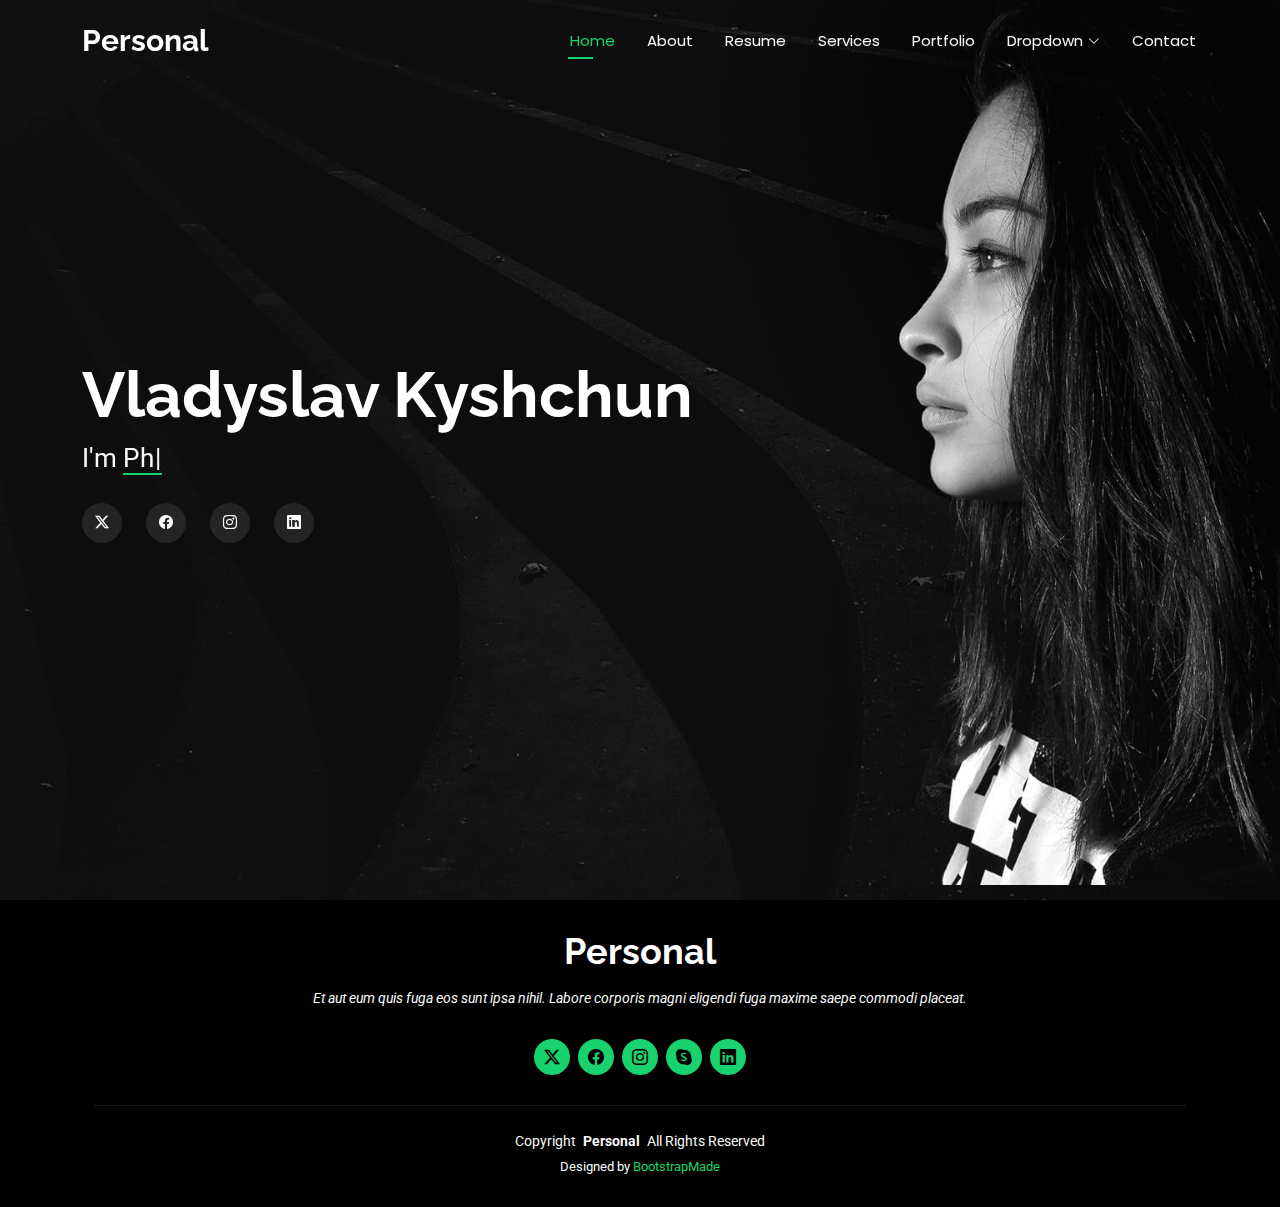
<file: Personal/index.html>
<!DOCTYPE html>
<html lang="en">

<head>
  <meta charset="utf-8">
  <meta content="width=device-width, initial-scale=1.0" name="viewport">
  <title>Index - Personal Bootstrap Template</title>
  <meta name="description" content="">
  <meta name="keywords" content="">

  <!-- Favicons -->
  <link href="assets/img/favicon.png" rel="icon">
  <link href="assets/img/apple-touch-icon.png" rel="apple-touch-icon">

  <!-- Fonts -->
  <link href="https://fonts.googleapis.com" rel="preconnect">
  <link href="https://fonts.gstatic.com" rel="preconnect" crossorigin>
  <link href="https://fonts.googleapis.com/css2?family=Roboto:ital,wght@0,100;0,300;0,400;0,500;0,700;0,900;1,100;1,300;1,400;1,500;1,700;1,900&family=Poppins:ital,wght@0,100;0,200;0,300;0,400;0,500;0,600;0,700;0,800;0,900;1,100;1,200;1,300;1,400;1,500;1,600;1,700;1,800;1,900&family=Raleway:ital,wght@0,100;0,200;0,300;0,400;0,500;0,600;0,700;0,800;0,900;1,100;1,200;1,300;1,400;1,500;1,600;1,700;1,800;1,900&display=swap" rel="stylesheet">

  <!-- Vendor CSS Files -->
  <link href="assets/vendor/bootstrap/css/bootstrap.min.css" rel="stylesheet">
  <link href="assets/vendor/bootstrap-icons/bootstrap-icons.css" rel="stylesheet">
  <link href="assets/vendor/aos/aos.css" rel="stylesheet">
  <link href="assets/vendor/swiper/swiper-bundle.min.css" rel="stylesheet">
  <link href="assets/vendor/glightbox/css/glightbox.min.css" rel="stylesheet">

  <!-- Main CSS File -->
  <link href="assets/css/main.css" rel="stylesheet">

  <!-- =======================================================
  * Template Name: Personal
  * Template URL: https://bootstrapmade.com/personal-free-resume-bootstrap-template/
  * Updated: Nov 04 2024 with Bootstrap v5.3.3
  * Author: BootstrapMade.com
  * License: https://bootstrapmade.com/license/
  ======================================================== -->
</head>

<body class="index-page">

  <header id="header" class="header d-flex align-items-center fixed-top">
    <div class="container-fluid container-xl position-relative d-flex align-items-center justify-content-between">

      <a href="index.html" class="logo d-flex align-items-center">
        <!-- Uncomment the line below if you also wish to use an image logo -->
        <!-- <img src="assets/img/logo.png" alt=""> -->
        <h1 class="sitename">Personal</h1>
      </a>

      <nav id="navmenu" class="navmenu">
        <ul>
          <li><a href="index.html" class="active">Home</a></li>
          <li><a href="about.html">About</a></li>
          <li><a href="resume.html">Resume</a></li>
          <li><a href="services.html">Services</a></li>
          <li><a href="portfolio.html">Portfolio</a></li>
          <li class="dropdown"><a href="#"><span>Dropdown</span> <i class="bi bi-chevron-down toggle-dropdown"></i></a>
            <ul>
              <li><a href="#">Dropdown 1</a></li>
              <li class="dropdown"><a href="#"><span>Deep Dropdown</span> <i class="bi bi-chevron-down toggle-dropdown"></i></a>
                <ul>
                  <li><a href="#">Deep Dropdown 1</a></li>
                  <li><a href="#">Deep Dropdown 2</a></li>
                  <li><a href="#">Deep Dropdown 3</a></li>
                  <li><a href="#">Deep Dropdown 4</a></li>
                  <li><a href="#">Deep Dropdown 5</a></li>
                </ul>
              </li>
              <li><a href="#">Dropdown 2</a></li>
              <li><a href="#">Dropdown 3</a></li>
              <li><a href="#">Dropdown 4</a></li>
            </ul>
          </li>
          <li><a href="contact.html">Contact</a></li>
        </ul>
        <i class="mobile-nav-toggle d-xl-none bi bi-list"></i>
      </nav>

    </div>
  </header>

  <main class="main">

    <!-- Hero Section -->
    <section id="hero" class="hero section dark-background">

      <img src="assets/img/hero-bg.jpg" alt="" data-aos="fade-in">

      <div class="container" data-aos="zoom-out" data-aos-delay="100">
        <h2>Vladyslav Kyshchun</h2>
        <p>I'm <span class="typed" data-typed-items="Software Developer, Computer Engineer, Scientist, Inventor">Photographer</span><span class="typed-cursor typed-cursor--blink"></span></p>
        <div class="social-links">
          <a href="#"><i class="bi bi-twitter-x"></i></a>
          <a href="#"><i class="bi bi-facebook"></i></a>
          <a href="#"><i class="bi bi-instagram"></i></a>
          <a href="#"><i class="bi bi-linkedin"></i></a>
        </div>
      </div>

    </section><!-- /Hero Section -->

  </main>

  <footer id="footer" class="footer dark-background">
    <div class="container">
      <h3 class="sitename">Personal</h3>
      <p>Et aut eum quis fuga eos sunt ipsa nihil. Labore corporis magni eligendi fuga maxime saepe commodi placeat.</p>
      <div class="social-links d-flex justify-content-center">
        <a href=""><i class="bi bi-twitter-x"></i></a>
        <a href=""><i class="bi bi-facebook"></i></a>
        <a href=""><i class="bi bi-instagram"></i></a>
        <a href=""><i class="bi bi-skype"></i></a>
        <a href=""><i class="bi bi-linkedin"></i></a>
      </div>
      <div class="container">
        <div class="copyright">
          <span>Copyright</span> <strong class="px-1 sitename">Personal</strong> <span>All Rights Reserved</span>
        </div>
        <div class="credits">
          <!-- All the links in the footer should remain intact. -->
          <!-- You can delete the links only if you've purchased the pro version. -->
          <!-- Licensing information: https://bootstrapmade.com/license/ -->
          <!-- Purchase the pro version with working PHP/AJAX contact form: [buy-url] -->
          Designed by <a href="https://bootstrapmade.com/">BootstrapMade</a>
        </div>
      </div>
    </div>
  </footer>

  <!-- Scroll Top -->
  <a href="#" id="scroll-top" class="scroll-top d-flex align-items-center justify-content-center"><i class="bi bi-arrow-up-short"></i></a>

  <!-- Preloader -->
  <div id="preloader"></div>

  <!-- Vendor JS Files -->
  <script src="assets/vendor/bootstrap/js/bootstrap.bundle.min.js"></script>
  <script src="assets/vendor/php-email-form/validate.js"></script>
  <script src="assets/vendor/aos/aos.js"></script>
  <script src="assets/vendor/typed.js/typed.umd.js"></script>
  <script src="assets/vendor/purecounter/purecounter_vanilla.js"></script>
  <script src="assets/vendor/waypoints/noframework.waypoints.js"></script>
  <script src="assets/vendor/swiper/swiper-bundle.min.js"></script>
  <script src="assets/vendor/glightbox/js/glightbox.min.js"></script>
  <script src="assets/vendor/imagesloaded/imagesloaded.pkgd.min.js"></script>
  <script src="assets/vendor/isotope-layout/isotope.pkgd.min.js"></script>

  <!-- Main JS File -->
  <script src="assets/js/main.js"></script>

</body>

</html>
</file>
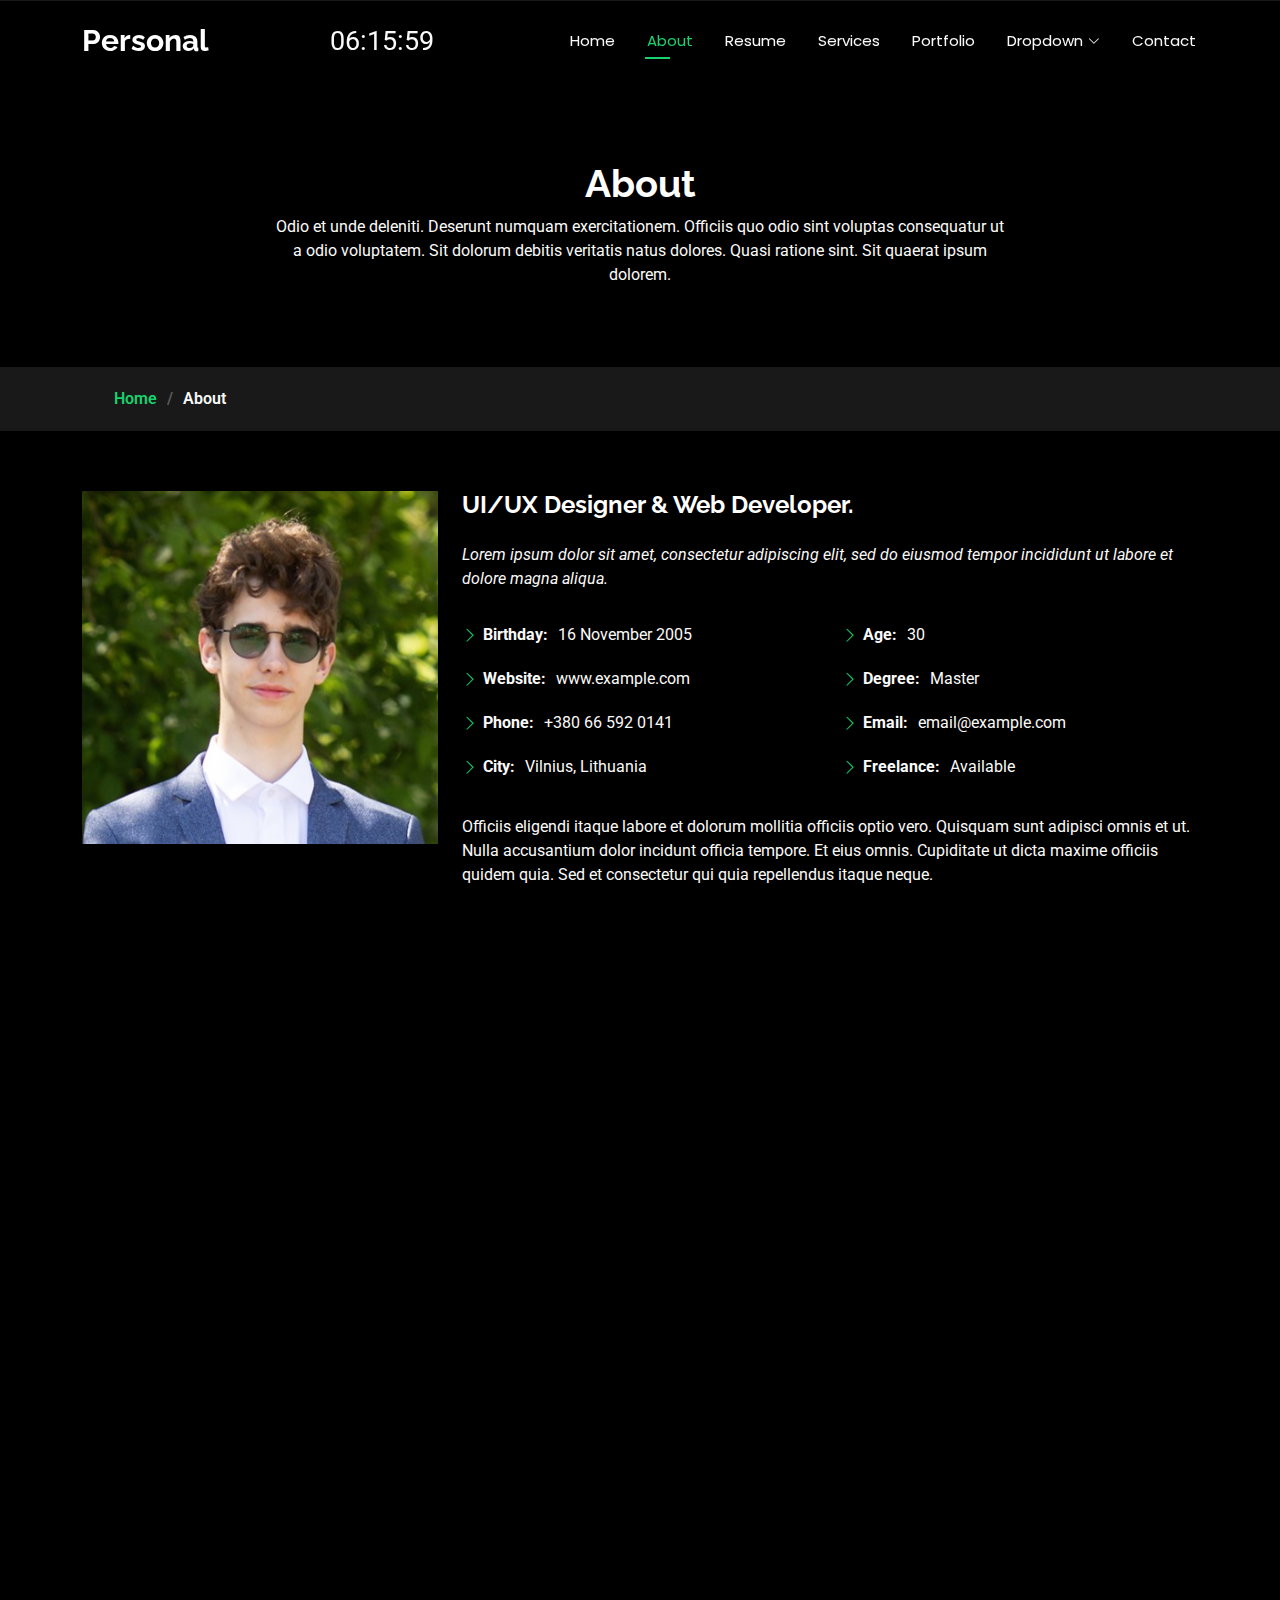
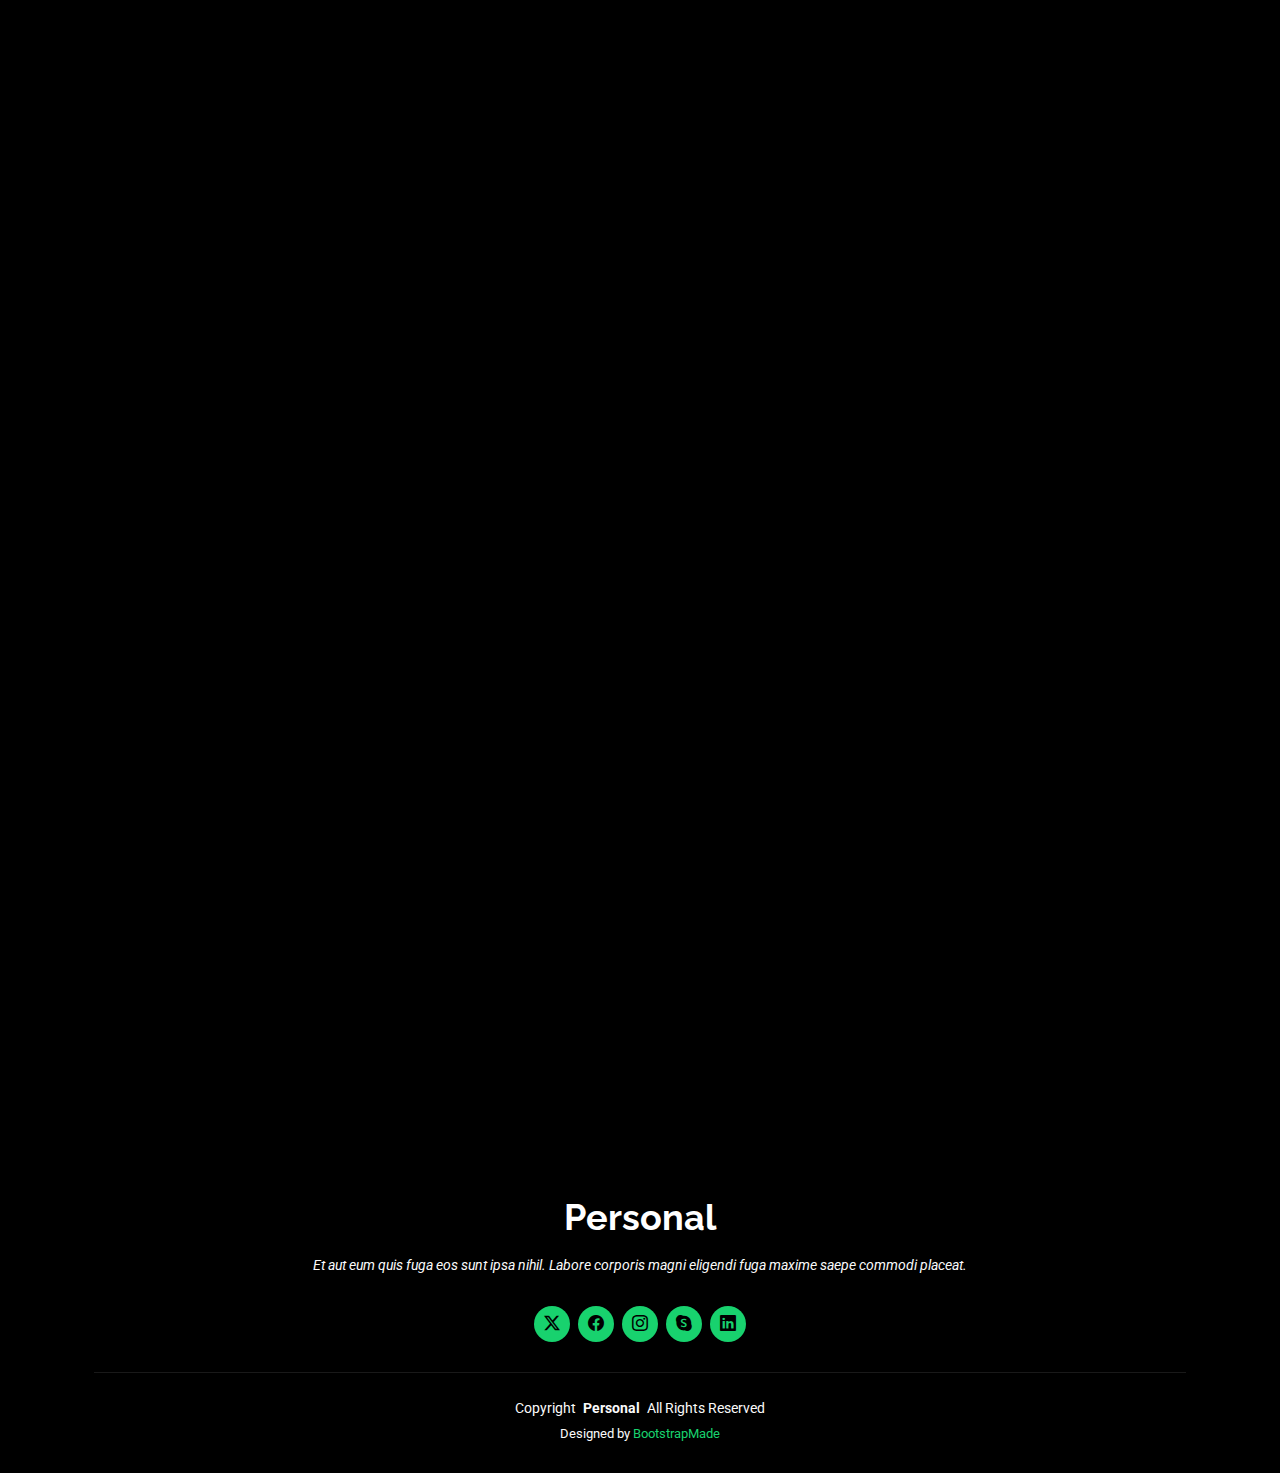
<file: about.html>
<!DOCTYPE html>
<html lang="en">

<head>
  <meta charset="utf-8">
  <meta content="width=device-width, initial-scale=1.0" name="viewport">
  <title>About - Personal Bootstrap Template</title>
  <meta name="description" content="">
  <meta name="keywords" content="">

  <!-- Favicons -->
  <link href="assets/img/favicon.png" rel="icon">
  <link href="assets/img/apple-touch-icon.png" rel="apple-touch-icon">

  <!-- Fonts -->
  <link href="https://fonts.googleapis.com" rel="preconnect">
  <link href="https://fonts.gstatic.com" rel="preconnect" crossorigin>
  <link href="https://fonts.googleapis.com/css2?family=Roboto:ital,wght@0,100;0,300;0,400;0,500;0,700;0,900;1,100;1,300;1,400;1,500;1,700;1,900&family=Poppins:ital,wght@0,100;0,200;0,300;0,400;0,500;0,600;0,700;0,800;0,900;1,100;1,200;1,300;1,400;1,500;1,600;1,700;1,800;1,900&family=Raleway:ital,wght@0,100;0,200;0,300;0,400;0,500;0,600;0,700;0,800;0,900;1,100;1,200;1,300;1,400;1,500;1,600;1,700;1,800;1,900&display=swap" rel="stylesheet">

  <!-- Vendor CSS Files -->
  <link href="assets/vendor/bootstrap/css/bootstrap.min.css" rel="stylesheet">
  <link href="assets/vendor/bootstrap-icons/bootstrap-icons.css" rel="stylesheet">
  <link href="assets/vendor/aos/aos.css" rel="stylesheet">
  <link href="assets/vendor/swiper/swiper-bundle.min.css" rel="stylesheet">
  <link href="assets/vendor/glightbox/css/glightbox.min.css" rel="stylesheet">

  <!-- Main CSS File -->
  <link href="assets/css/main.css" rel="stylesheet">

  <!-- =======================================================
  * Template Name: Personal
  * Template URL: https://bootstrapmade.com/personal-free-resume-bootstrap-template/
  * Updated: Nov 04 2024 with Bootstrap v5.3.3
  * Author: BootstrapMade.com
  * License: https://bootstrapmade.com/license/
  ======================================================== -->
</head>

<body class="about-page">

  <header id="header" class="header d-flex align-items-center fixed-top">
    <div class="container-fluid container-xl position-relative d-flex align-items-center justify-content-between">

      <a href="index.html" class="logo d-flex align-items-center">
        <!-- Uncomment the line below if you also wish to use an image logo -->
        <!-- <img src="assets/img/logo.png" alt=""> -->
        <h1 class="sitename">Personal</h1>
      </a>

      <!-- Clock -->
      <div class="clock-container">
        <div id="clock"></div>
      </div>

      <nav id="navmenu" class="navmenu">
        <ul>
          <li><a href="index.html">Home</a></li>
          <li><a href="about.html" class="active">About</a></li>
          <li><a href="resume.html">Resume</a></li>
          <li><a href="services.html">Services</a></li>
          <li><a href="portfolio.html">Portfolio</a></li>
          <li class="dropdown"><a href="#"><span>Dropdown</span> <i class="bi bi-chevron-down toggle-dropdown"></i></a>
            <ul>
              <li><a href="#">Dropdown 1</a></li>
              <li class="dropdown"><a href="#"><span>Deep Dropdown</span> <i class="bi bi-chevron-down toggle-dropdown"></i></a>
                <ul>
                  <li><a href="#">Deep Dropdown 1</a></li>
                  <li><a href="#">Deep Dropdown 2</a></li>
                  <li><a href="#">Deep Dropdown 3</a></li>
                  <li><a href="#">Deep Dropdown 4</a></li>
                  <li><a href="#">Deep Dropdown 5</a></li>
                </ul>
              </li>
              <li><a href="#">Dropdown 2</a></li>
              <li><a href="#">Dropdown 3</a></li>
              <li><a href="#">Dropdown 4</a></li>
            </ul>
          </li>
          <li><a href="contact.html">Contact</a></li>
        </ul>
        <i class="mobile-nav-toggle d-xl-none bi bi-list"></i>
      </nav>

    </div>
  </header>

  <main class="main">

    <!-- Page Title -->
    <div class="page-title" data-aos="fade">
      <div class="heading">
        <div class="container">
          <div class="row d-flex justify-content-center text-center">
            <div class="col-lg-8">
              <h1>About</h1>
              <p class="mb-0">Odio et unde deleniti. Deserunt numquam exercitationem. Officiis quo odio sint voluptas consequatur ut a odio voluptatem. Sit dolorum debitis veritatis natus dolores. Quasi ratione sint. Sit quaerat ipsum dolorem.</p>
            </div>
          </div>
        </div>
      </div>
      <nav class="breadcrumbs">
        <div class="container">
          <ol>
            <li><a href="index.html">Home</a></li>
            <li class="current">About</li>
          </ol>
        </div>
      </nav>
    </div><!-- End Page Title -->

    <!-- About Section -->
    <section id="about" class="about section">

      <div class="container" data-aos="fade-up" data-aos-delay="100">

        <div class="row gy-4 justify-content-center">
          <div class="col-lg-4">
            <img src="assets/img/profile-img.jpg" class="img-fluid" alt="">
          </div>
          <div class="col-lg-8 content">
            <h2>UI/UX Designer &amp; Web Developer.</h2>
            <p class="fst-italic py-3">
              Lorem ipsum dolor sit amet, consectetur adipiscing elit, sed do eiusmod tempor incididunt ut labore et dolore
              magna aliqua.
            </p>
            <div class="row">
              <div class="col-lg-6">
                <ul>
                  <li><i class="bi bi-chevron-right"></i> <strong>Birthday:</strong> <span>16 November 2005</span></li>
                  <li><i class="bi bi-chevron-right"></i> <strong>Website:</strong> <span>www.example.com</span></li>
                  <li><i class="bi bi-chevron-right"></i> <strong>Phone:</strong> <span>+380 66 592 0141</span></li>
                  <li><i class="bi bi-chevron-right"></i> <strong>City:</strong> <span>Vilnius, Lithuania</span></li>
                </ul>
              </div>
              <div class="col-lg-6">
                <ul>
                  <li><i class="bi bi-chevron-right"></i> <strong>Age:</strong> <span>30</span></li>
                  <li><i class="bi bi-chevron-right"></i> <strong>Degree:</strong> <span>Master</span></li>
                  <li><i class="bi bi-chevron-right"></i> <strong>Email:</strong> <span>email@example.com</span></li>
                  <li><i class="bi bi-chevron-right"></i> <strong>Freelance:</strong> <span>Available</span></li>
                </ul>
              </div>
            </div>
            <p class="py-3">
              Officiis eligendi itaque labore et dolorum mollitia officiis optio vero. Quisquam sunt adipisci omnis et ut. Nulla accusantium dolor incidunt officia tempore. Et eius omnis.
              Cupiditate ut dicta maxime officiis quidem quia. Sed et consectetur qui quia repellendus itaque neque.
            </p>
          </div>
        </div>

      </div>

    </section><!-- /About Section -->

    <!-- Stats Section -->
    <section id="stats" class="stats section">

      <div class="container" data-aos="fade-up" data-aos-delay="100">

        <div class="row gy-4">

          <div class="col-lg-3 col-md-6 d-flex flex-column align-items-center">
            <i class="bi bi-emoji-smile"></i>
            <div class="stats-item">
              <span data-purecounter-start="0" data-purecounter-end="232" data-purecounter-duration="1" class="purecounter"></span>
              <p>Happy Clients</p>
            </div>
          </div><!-- End Stats Item -->

          <div class="col-lg-3 col-md-6 d-flex flex-column align-items-center">
            <i class="bi bi-journal-richtext"></i>
            <div class="stats-item">
              <span data-purecounter-start="0" data-purecounter-end="521" data-purecounter-duration="1" class="purecounter"></span>
              <p>Projects</p>
            </div>
          </div><!-- End Stats Item -->

          <div class="col-lg-3 col-md-6 d-flex flex-column align-items-center">
            <i class="bi bi-headset"></i>
            <div class="stats-item">
              <span data-purecounter-start="0" data-purecounter-end="1463" data-purecounter-duration="1" class="purecounter"></span>
              <p>Hours Of Support</p>
            </div>
          </div><!-- End Stats Item -->

          <div class="col-lg-3 col-md-6 d-flex flex-column align-items-center">
            <i class="bi bi-people"></i>
            <div class="stats-item">
              <span data-purecounter-start="0" data-purecounter-end="15" data-purecounter-duration="1" class="purecounter"></span>
              <p>Hard Workers</p>
            </div>
          </div><!-- End Stats Item -->

        </div>

      </div>

    </section><!-- /Stats Section -->

    <!-- Skills Section -->
    <section id="skills" class="skills section">

      <!-- Section Title -->
      <div class="container section-title" data-aos="fade-up">
        <h2>Skills</h2>
        <div><span>My</span> <span class="description-title">Skills</span></div>
      </div><!-- End Section Title -->

      <div class="container" data-aos="fade-up" data-aos-delay="100">

        <div class="row skills-content skills-animation">

          <div class="col-lg-6">

            <div class="progress">
              <span class="skill"><span>HTML</span> <i class="val">100%</i></span>
              <div class="progress-bar-wrap">
                <div class="progress-bar" role="progressbar" aria-valuenow="100" aria-valuemin="0" aria-valuemax="100"></div>
              </div>
            </div><!-- End Skills Item -->

            <div class="progress">
              <span class="skill"><span>CSS</span> <i class="val">90%</i></span>
              <div class="progress-bar-wrap">
                <div class="progress-bar" role="progressbar" aria-valuenow="90" aria-valuemin="0" aria-valuemax="100"></div>
              </div>
            </div><!-- End Skills Item -->

            <div class="progress">
              <span class="skill"><span>JavaScript</span> <i class="val">75%</i></span>
              <div class="progress-bar-wrap">
                <div class="progress-bar" role="progressbar" aria-valuenow="75" aria-valuemin="0" aria-valuemax="100"></div>
              </div>
            </div><!-- End Skills Item -->

          </div>

          <div class="col-lg-6">

            <div class="progress">
              <span class="skill"><span>PHP</span> <i class="val">80%</i></span>
              <div class="progress-bar-wrap">
                <div class="progress-bar" role="progressbar" aria-valuenow="80" aria-valuemin="0" aria-valuemax="100"></div>
              </div>
            </div><!-- End Skills Item -->

            <div class="progress">
              <span class="skill"><span>WordPress/CMS</span> <i class="val">90%</i></span>
              <div class="progress-bar-wrap">
                <div class="progress-bar" role="progressbar" aria-valuenow="90" aria-valuemin="0" aria-valuemax="100"></div>
              </div>
            </div><!-- End Skills Item -->

            <div class="progress">
              <span class="skill"><span>Photoshop</span> <i class="val">55%</i></span>
              <div class="progress-bar-wrap">
                <div class="progress-bar" role="progressbar" aria-valuenow="55" aria-valuemin="0" aria-valuemax="100"></div>
              </div>
            </div><!-- End Skills Item -->

          </div>

        </div>

      </div>

    </section><!-- /Skills Section -->

    <!-- Interests Section -->
    <section id="interests" class="interests section">

      <!-- Section Title -->
      <div class="container section-title" data-aos="fade-up">
        <h2>Features</h2>
        <div><span>I'm</span> <span class="description-title">interested in</span></div>
      </div><!-- End Section Title -->

      <div class="container">

        <div class="row gy-4">

          <div class="col-lg-3 col-md-4" data-aos="fade-up" data-aos-delay="100">
            <div class="features-item">
              <i class="bi bi-eye" style="color: #ffbb2c;"></i>
              <h3><a href="" class="stretched-link">Lorem Ipsum</a></h3>
            </div>
          </div><!-- End Feature Item -->

          <div class="col-lg-3 col-md-4" data-aos="fade-up" data-aos-delay="200">
            <div class="features-item">
              <i class="bi bi-infinity" style="color: #5578ff;"></i>
              <h3><a href="" class="stretched-link">Dolor Sitema</a></h3>
            </div>
          </div><!-- End Feature Item -->

          <div class="col-lg-3 col-md-4" data-aos="fade-up" data-aos-delay="300">
            <div class="features-item">
              <i class="bi bi-mortarboard" style="color: #e80368;"></i>
              <h3><a href="" class="stretched-link">Sed perspiciatis</a></h3>
            </div>
          </div><!-- End Feature Item -->

          <div class="col-lg-3 col-md-4" data-aos="fade-up" data-aos-delay="400">
            <div class="features-item">
              <i class="bi bi-nut" style="color: #e361ff;"></i>
              <h3><a href="" class="stretched-link">Magni Dolores</a></h3>
            </div>
          </div><!-- End Feature Item -->

          <div class="col-lg-3 col-md-4" data-aos="fade-up" data-aos-delay="500">
            <div class="features-item">
              <i class="bi bi-shuffle" style="color: #47aeff;"></i>
              <h3><a href="" class="stretched-link">Nemo Enim</a></h3>
            </div>
          </div><!-- End Feature Item -->

          <div class="col-lg-3 col-md-4" data-aos="fade-up" data-aos-delay="600">
            <div class="features-item">
              <i class="bi bi-star" style="color: #ffa76e;"></i>
              <h3><a href="" class="stretched-link">Eiusmod Tempor</a></h3>
            </div>
          </div><!-- End Feature Item -->

          <div class="col-lg-3 col-md-4" data-aos="fade-up" data-aos-delay="700">
            <div class="features-item">
              <i class="bi bi-x-diamond" style="color: #11dbcf;"></i>
              <h3><a href="" class="stretched-link">Midela Teren</a></h3>
            </div>
          </div><!-- End Feature Item -->

          <div class="col-lg-3 col-md-4" data-aos="fade-up" data-aos-delay="800">
            <div class="features-item">
              <i class="bi bi-camera-video" style="color: #4233ff;"></i>
              <h3><a href="" class="stretched-link">Pira Neve</a></h3>
            </div>
          </div><!-- End Feature Item -->

          <div class="col-lg-3 col-md-4" data-aos="fade-up" data-aos-delay="900">
            <div class="features-item">
              <i class="bi bi-command" style="color: #b2904f;"></i>
              <h3><a href="" class="stretched-link">Dirada Pack</a></h3>
            </div>
          </div><!-- End Feature Item -->

          <div class="col-lg-3 col-md-4" data-aos="fade-up" data-aos-delay="1000">
            <div class="features-item">
              <i class="bi bi-dribbble" style="color: #b20969;"></i>
              <h3><a href="" class="stretched-link">Moton Ideal</a></h3>
            </div>
          </div><!-- End Feature Item -->

          <div class="col-lg-3 col-md-4" data-aos="fade-up" data-aos-delay="1100">
            <div class="features-item">
              <i class="bi bi-activity" style="color: #ff5828;"></i>
              <h3><a href="" class="stretched-link">Verdo Park</a></h3>
            </div>
          </div><!-- End Feature Item -->

          <div class="col-lg-3 col-md-4" data-aos="fade-up" data-aos-delay="1200">
            <div class="features-item">
              <i class="bi bi-brightness-high" style="color: #29cc61;"></i>
              <h3><a href="" class="stretched-link">Flavor Nivelanda</a></h3>
            </div>
          </div><!-- End Feature Item -->

        </div>

      </div>

    </section><!-- /Interests Section -->

    <!-- Testimonials Section -->
    <section id="testimonials" class="testimonials section">

      <!-- Section Title -->
      <div class="container section-title" data-aos="fade-up">
        <h2>Testimonials</h2>
        <div><span>Check my</span> <span class="description-title">Testimonials</span></div>
      </div><!-- End Section Title -->

      <div class="container" data-aos="fade-up" data-aos-delay="100">

        <div class="swiper init-swiper" data-speed="600" data-delay="5000">
          <script type="application/json" class="swiper-config">
            {
              "loop": true,
              "speed": 600,
              "autoplay": {
                "delay": 5000
              },
              "slidesPerView": "auto",
              "pagination": {
                "el": ".swiper-pagination",
                "type": "bullets",
                "clickable": true
              },
              "breakpoints": {
                "320": {
                  "slidesPerView": 1,
                  "spaceBetween": 40
                },
                "1200": {
                  "slidesPerView": 3,
                  "spaceBetween": 20
                }
              }
            }
          </script>
          <div class="swiper-wrapper">

            <div class="swiper-slide">
              <div class="testimonial-item">
                <p>
                  <span>Proin iaculis purus consequat sem cure digni ssim donec porttitora entum suscipit rhoncus. Accusantium quam, ultricies eget id, aliquam eget nibh et. Maecen aliquam, risus at semper.</span>
                  <i class="bi bi-quote quote-icon-right"></i>
                </p>
                <img src="assets/img/testimonials/testimonials-1.jpg" class="testimonial-img" alt="">
                <h3>Saul Goodman</h3>
                <h4>Ceo &amp; Founder</h4>
              </div>
            </div><!-- End testimonial item -->

            <div class="swiper-slide">
              <div class="testimonial-item">
                <p>
                  <i class="bi bi-quote quote-icon-left"></i>
                  <span>Export tempor illum tamen malis malis eram quae irure esse labore quem cillum quid malis quorum velit fore eram velit sunt aliqua noster fugiat irure amet legam anim culpa.</span>
                  <i class="bi bi-quote quote-icon-right"></i>
                </p>
                <img src="assets/img/testimonials/testimonials-2.jpg" class="testimonial-img" alt="">
                <h3>Sara Wilsson</h3>
                <h4>Designer</h4>
              </div>
            </div><!-- End testimonial item -->

            <div class="swiper-slide">
              <div class="testimonial-item">
                <p>
                  <i class="bi bi-quote quote-icon-left"></i>
                  <span>Enim nisi quem export duis labore cillum quae magna enim sint quorum nulla quem veniam duis minim tempor labore quem eram duis noster aute amet eram fore quis sint minim.</span>
                  <i class="bi bi-quote quote-icon-right"></i>
                </p>
                <img src="assets/img/testimonials/testimonials-3.jpg" class="testimonial-img" alt="">
                <h3>Jena Karlis</h3>
                <h4>Store Owner</h4>
              </div>
            </div><!-- End testimonial item -->

            <div class="swiper-slide">
              <div class="testimonial-item">
                <p>
                  <i class="bi bi-quote quote-icon-left"></i>
                  <span>Fugiat enim eram quae cillum dolore dolor amet nulla culpa multos export minim fugiat dolor enim duis veniam ipsum anim magna sunt elit fore quem dolore labore illum veniam.</span>
                  <i class="bi bi-quote quote-icon-right"></i>
                </p>
                <img src="assets/img/testimonials/testimonials-4.jpg" class="testimonial-img" alt="">
                <h3>Matt Brandon</h3>
                <h4>Freelancer</h4>
              </div>
            </div><!-- End testimonial item -->

            <div class="swiper-slide">
              <div class="testimonial-item">
                <p>
                  <i class="bi bi-quote quote-icon-left"></i>
                  <span>Quis quorum aliqua sint quem legam fore sunt eram irure aliqua veniam tempor noster veniam sunt culpa nulla illum cillum fugiat legam esse veniam culpa fore nisi cillum quid.</span>
                  <i class="bi bi-quote quote-icon-right"></i>
                </p>
                <img src="assets/img/testimonials/testimonials-5.jpg" class="testimonial-img" alt="">
                <h3>John Larson</h3>
                <h4>Entrepreneur</h4>
              </div>
            </div><!-- End testimonial item -->

          </div>
          <div class="swiper-pagination"></div>
        </div>

      </div>

    </section><!-- /Testimonials Section -->

  </main>

  <footer id="footer" class="footer dark-background">
    <div class="container">
      <h3 class="sitename">Personal</h3>
      <p>Et aut eum quis fuga eos sunt ipsa nihil. Labore corporis magni eligendi fuga maxime saepe commodi placeat.</p>
      <div class="social-links d-flex justify-content-center">
        <a href=""><i class="bi bi-twitter-x"></i></a>
        <a href=""><i class="bi bi-facebook"></i></a>
        <a href=""><i class="bi bi-instagram"></i></a>
        <a href=""><i class="bi bi-skype"></i></a>
        <a href=""><i class="bi bi-linkedin"></i></a>
      </div>
      <div class="container">
        <div class="copyright">
          <span>Copyright</span> <strong class="px-1 sitename">Personal</strong> <span>All Rights Reserved</span>
        </div>
        <div class="credits">
          <!-- All the links in the footer should remain intact. -->
          <!-- You can delete the links only if you've purchased the pro version. -->
          <!-- Licensing information: https://bootstrapmade.com/license/ -->
          <!-- Purchase the pro version with working PHP/AJAX contact form: [buy-url] -->
          Designed by <a href="https://bootstrapmade.com/">BootstrapMade</a>
        </div>
      </div>
    </div>
  </footer>

  <!-- Scroll Top -->
  <a href="#" id="scroll-top" class="scroll-top d-flex align-items-center justify-content-center"><i class="bi bi-arrow-up-short"></i></a>

  <!-- Preloader -->
  <div id="preloader"></div>

  <!-- Vendor JS Files -->
  <script src="assets/vendor/bootstrap/js/bootstrap.bundle.min.js"></script>
  <script src="assets/vendor/php-email-form/validate.js"></script>
  <script src="assets/vendor/aos/aos.js"></script>
  <script src="assets/vendor/typed.js/typed.umd.js"></script>
  <script src="assets/vendor/purecounter/purecounter_vanilla.js"></script>
  <script src="assets/vendor/waypoints/noframework.waypoints.js"></script>
  <script src="assets/vendor/swiper/swiper-bundle.min.js"></script>
  <script src="assets/vendor/glightbox/js/glightbox.min.js"></script>
  <script src="assets/vendor/imagesloaded/imagesloaded.pkgd.min.js"></script>
  <script src="assets/vendor/isotope-layout/isotope.pkgd.min.js"></script>

  <!-- Main JS File -->
  <script src="assets/js/main.js"></script>

</body>

</html>
</file>
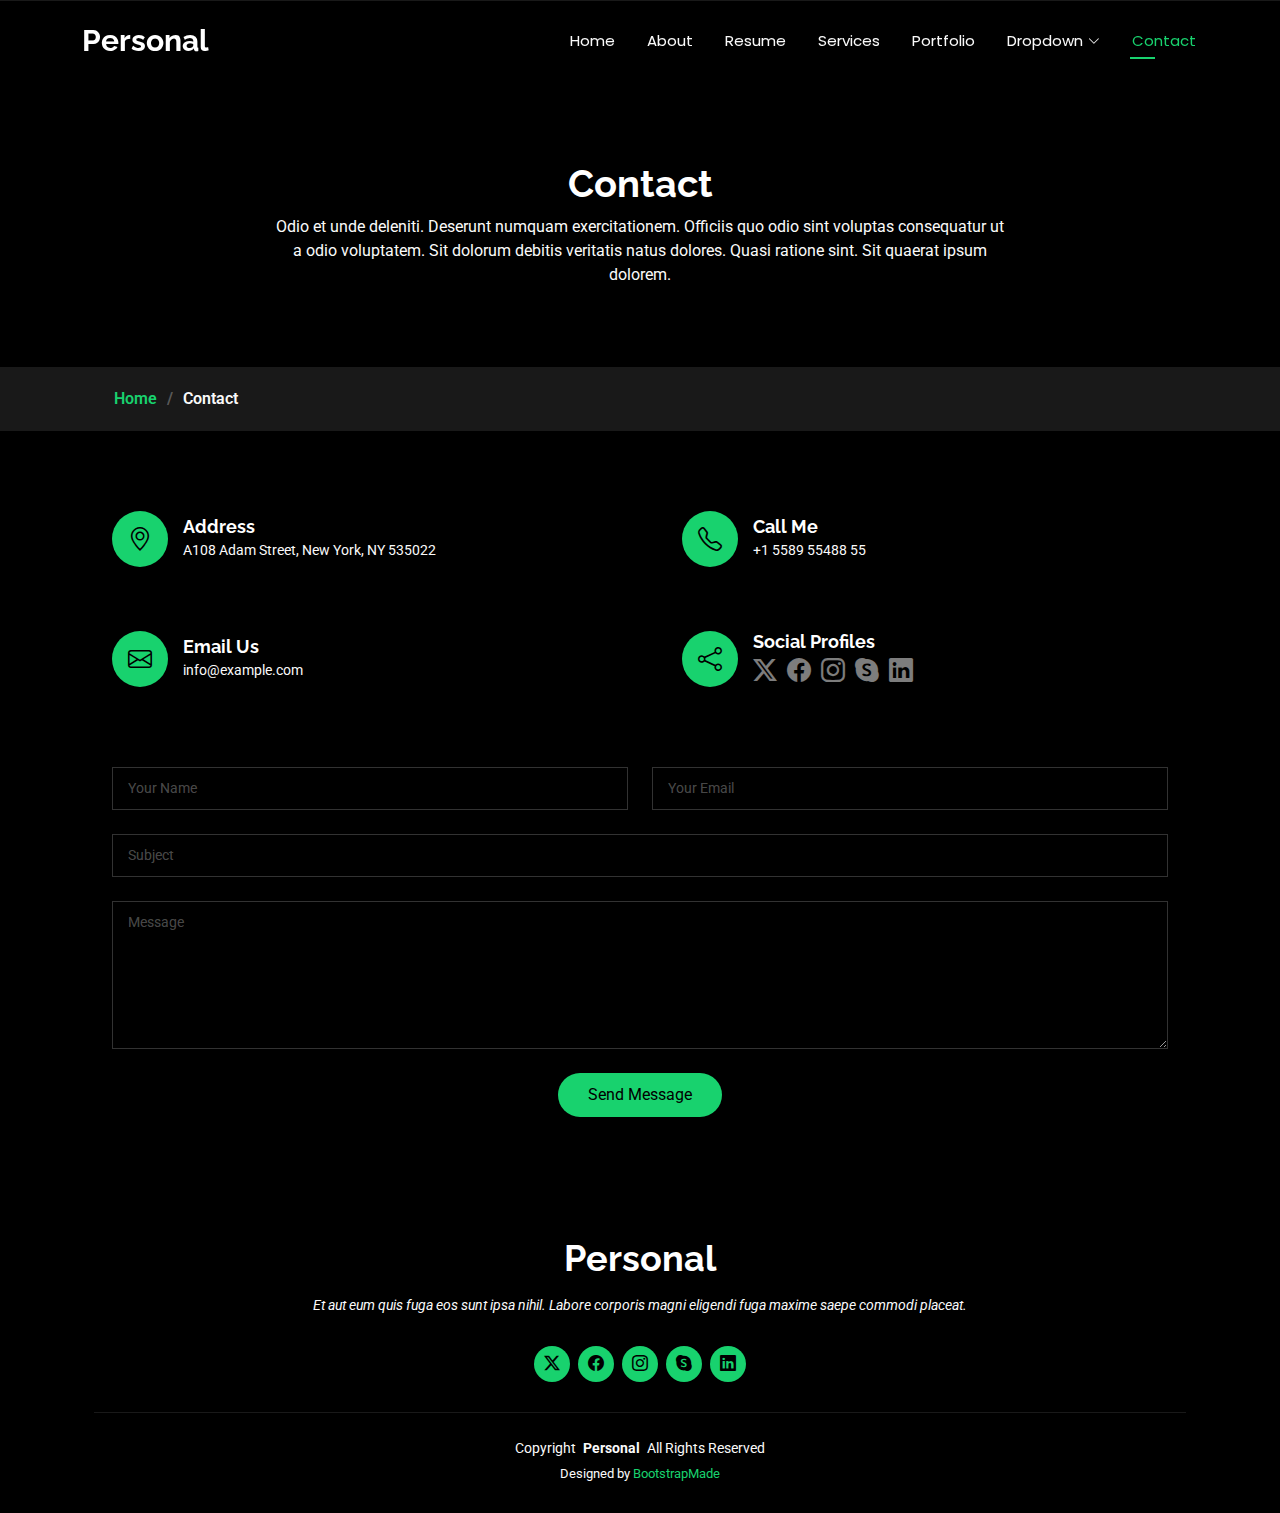
<file: contact.html>
<!DOCTYPE html>
<html lang="en">

<head>
  <meta charset="utf-8">
  <meta content="width=device-width, initial-scale=1.0" name="viewport">
  <title>Contact - Personal Bootstrap Template</title>
  <meta name="description" content="">
  <meta name="keywords" content="">

  <!-- Favicons -->
  <link href="assets/img/favicon.png" rel="icon">
  <link href="assets/img/apple-touch-icon.png" rel="apple-touch-icon">

  <!-- Fonts -->
  <link href="https://fonts.googleapis.com" rel="preconnect">
  <link href="https://fonts.gstatic.com" rel="preconnect" crossorigin>
  <link href="https://fonts.googleapis.com/css2?family=Roboto:ital,wght@0,100;0,300;0,400;0,500;0,700;0,900;1,100;1,300;1,400;1,500;1,700;1,900&family=Poppins:ital,wght@0,100;0,200;0,300;0,400;0,500;0,600;0,700;0,800;0,900;1,100;1,200;1,300;1,400;1,500;1,600;1,700;1,800;1,900&family=Raleway:ital,wght@0,100;0,200;0,300;0,400;0,500;0,600;0,700;0,800;0,900;1,100;1,200;1,300;1,400;1,500;1,600;1,700;1,800;1,900&display=swap" rel="stylesheet">

  <!-- Vendor CSS Files -->
  <link href="assets/vendor/bootstrap/css/bootstrap.min.css" rel="stylesheet">
  <link href="assets/vendor/bootstrap-icons/bootstrap-icons.css" rel="stylesheet">
  <link href="assets/vendor/aos/aos.css" rel="stylesheet">
  <link href="assets/vendor/swiper/swiper-bundle.min.css" rel="stylesheet">
  <link href="assets/vendor/glightbox/css/glightbox.min.css" rel="stylesheet">

  <!-- Main CSS File -->
  <link href="assets/css/main.css" rel="stylesheet">

  <!-- =======================================================
  * Template Name: Personal
  * Template URL: https://bootstrapmade.com/personal-free-resume-bootstrap-template/
  * Updated: Nov 04 2024 with Bootstrap v5.3.3
  * Author: BootstrapMade.com
  * License: https://bootstrapmade.com/license/
  ======================================================== -->
</head>

<body class="contact-page">

  <header id="header" class="header d-flex align-items-center fixed-top">
    <div class="container-fluid container-xl position-relative d-flex align-items-center justify-content-between">

      <a href="index.html" class="logo d-flex align-items-center">
        <!-- Uncomment the line below if you also wish to use an image logo -->
        <!-- <img src="assets/img/logo.png" alt=""> -->
        <h1 class="sitename">Personal</h1>
      </a>

      <nav id="navmenu" class="navmenu">
        <ul>
          <li><a href="index.html">Home</a></li>
          <li><a href="about.html">About</a></li>
          <li><a href="resume.html">Resume</a></li>
          <li><a href="services.html">Services</a></li>
          <li><a href="portfolio.html">Portfolio</a></li>
          <li class="dropdown"><a href="#"><span>Dropdown</span> <i class="bi bi-chevron-down toggle-dropdown"></i></a>
            <ul>
              <li><a href="#">Dropdown 1</a></li>
              <li class="dropdown"><a href="#"><span>Deep Dropdown</span> <i class="bi bi-chevron-down toggle-dropdown"></i></a>
                <ul>
                  <li><a href="#">Deep Dropdown 1</a></li>
                  <li><a href="#">Deep Dropdown 2</a></li>
                  <li><a href="#">Deep Dropdown 3</a></li>
                  <li><a href="#">Deep Dropdown 4</a></li>
                  <li><a href="#">Deep Dropdown 5</a></li>
                </ul>
              </li>
              <li><a href="#">Dropdown 2</a></li>
              <li><a href="#">Dropdown 3</a></li>
              <li><a href="#">Dropdown 4</a></li>
            </ul>
          </li>
          <li><a href="contact.html" class="active">Contact</a></li>
        </ul>
        <i class="mobile-nav-toggle d-xl-none bi bi-list"></i>
      </nav>

    </div>
  </header>

  <main class="main">

    <!-- Page Title -->
    <div class="page-title" data-aos="fade">
      <div class="heading">
        <div class="container">
          <div class="row d-flex justify-content-center text-center">
            <div class="col-lg-8">
              <h1>Contact</h1>
              <p class="mb-0">Odio et unde deleniti. Deserunt numquam exercitationem. Officiis quo odio sint voluptas consequatur ut a odio voluptatem. Sit dolorum debitis veritatis natus dolores. Quasi ratione sint. Sit quaerat ipsum dolorem.</p>
            </div>
          </div>
        </div>
      </div>
      <nav class="breadcrumbs">
        <div class="container">
          <ol>
            <li><a href="index.html">Home</a></li>
            <li class="current">Contact</li>
          </ol>
        </div>
      </nav>
    </div><!-- End Page Title -->

    <!-- Contact Section -->
    <section id="contact" class="contact section">

      <div class="container" data-aos="fade-up" data-aos-delay="100">

        <div class="row gy-4">

          <div class="col-md-6">
            <div class="info-item d-flex align-items-center" data-aos="fade-up" data-aos-delay="200">
              <i class="icon bi bi-geo-alt flex-shrink-0"></i>
              <div>
                <h3>Address</h3>
                <p>A108 Adam Street, New York, NY 535022</p>
              </div>
            </div>
          </div><!-- End Info Item -->

          <div class="col-md-6">
            <div class="info-item d-flex align-items-center" data-aos="fade-up" data-aos-delay="300">
              <i class="icon bi bi-telephone flex-shrink-0"></i>
              <div>
                <h3>Call Me</h3>
                <p>+1 5589 55488 55</p>
              </div>
            </div>
          </div><!-- End Info Item -->

          <div class="col-md-6">
            <div class="info-item d-flex align-items-center" data-aos="fade-up" data-aos-delay="400">
              <i class="icon bi bi-envelope flex-shrink-0"></i>
              <div>
                <h3>Email Us</h3>
                <p>info@example.com</p>
              </div>
            </div>
          </div><!-- End Info Item -->

          <div class="col-md-6">
            <div class="info-item d-flex align-items-center" data-aos="fade-up" data-aos-delay="500">
              <i class="icon bi bi-share flex-shrink-0"></i>
              <div>
                <h3>Social Profiles</h3>
                <div class="social-links">
                  <a href="#"><i class="bi bi-twitter-x"></i></a>
                  <a href="#"><i class="bi bi-facebook"></i></a>
                  <a href="#"><i class="bi bi-instagram"></i></a>
                  <a href="#"><i class="bi bi-skype"></i></a>
                  <a href="#"><i class="bi bi-linkedin"></i></a>
                </div>
              </div>
            </div>
          </div><!-- End Info Item -->

        </div>

        <form action="forms/contact.php" method="post" class="php-email-form" data-aos="fade-up" data-aos-delay="600">
          <div class="row gy-4">

            <div class="col-md-6">
              <input type="text" name="name" class="form-control" placeholder="Your Name" required="">
            </div>

            <div class="col-md-6 ">
              <input type="email" class="form-control" name="email" placeholder="Your Email" required="">
            </div>

            <div class="col-md-12">
              <input type="text" class="form-control" name="subject" placeholder="Subject" required="">
            </div>

            <div class="col-md-12">
              <textarea class="form-control" name="message" rows="6" placeholder="Message" required=""></textarea>
            </div>

            <div class="col-md-12 text-center">
              <div class="loading">Loading</div>
              <div class="error-message"></div>
              <div class="sent-message">Your message has been sent. Thank you!</div>

              <button type="submit">Send Message</button>
            </div>

          </div>
        </form><!-- End Contact Form -->

      </div>

    </section><!-- /Contact Section -->

  </main>

  <footer id="footer" class="footer dark-background">
    <div class="container">
      <h3 class="sitename">Personal</h3>
      <p>Et aut eum quis fuga eos sunt ipsa nihil. Labore corporis magni eligendi fuga maxime saepe commodi placeat.</p>
      <div class="social-links d-flex justify-content-center">
        <a href=""><i class="bi bi-twitter-x"></i></a>
        <a href=""><i class="bi bi-facebook"></i></a>
        <a href=""><i class="bi bi-instagram"></i></a>
        <a href=""><i class="bi bi-skype"></i></a>
        <a href=""><i class="bi bi-linkedin"></i></a>
      </div>
      <div class="container">
        <div class="copyright">
          <span>Copyright</span> <strong class="px-1 sitename">Personal</strong> <span>All Rights Reserved</span>
        </div>
        <div class="credits">
          <!-- All the links in the footer should remain intact. -->
          <!-- You can delete the links only if you've purchased the pro version. -->
          <!-- Licensing information: https://bootstrapmade.com/license/ -->
          <!-- Purchase the pro version with working PHP/AJAX contact form: [buy-url] -->
          Designed by <a href="https://bootstrapmade.com/">BootstrapMade</a>
        </div>
      </div>
    </div>
  </footer>

  <!-- Scroll Top -->
  <a href="#" id="scroll-top" class="scroll-top d-flex align-items-center justify-content-center"><i class="bi bi-arrow-up-short"></i></a>

  <!-- Preloader -->
  <div id="preloader"></div>

  <!-- Vendor JS Files -->
  <script src="assets/vendor/bootstrap/js/bootstrap.bundle.min.js"></script>
  <script src="assets/vendor/php-email-form/validate.js"></script>
  <script src="assets/vendor/aos/aos.js"></script>
  <script src="assets/vendor/typed.js/typed.umd.js"></script>
  <script src="assets/vendor/purecounter/purecounter_vanilla.js"></script>
  <script src="assets/vendor/waypoints/noframework.waypoints.js"></script>
  <script src="assets/vendor/swiper/swiper-bundle.min.js"></script>
  <script src="assets/vendor/glightbox/js/glightbox.min.js"></script>
  <script src="assets/vendor/imagesloaded/imagesloaded.pkgd.min.js"></script>
  <script src="assets/vendor/isotope-layout/isotope.pkgd.min.js"></script>

  <!-- Main JS File -->
  <script src="assets/js/main.js"></script>

</body>

</html>
</file>
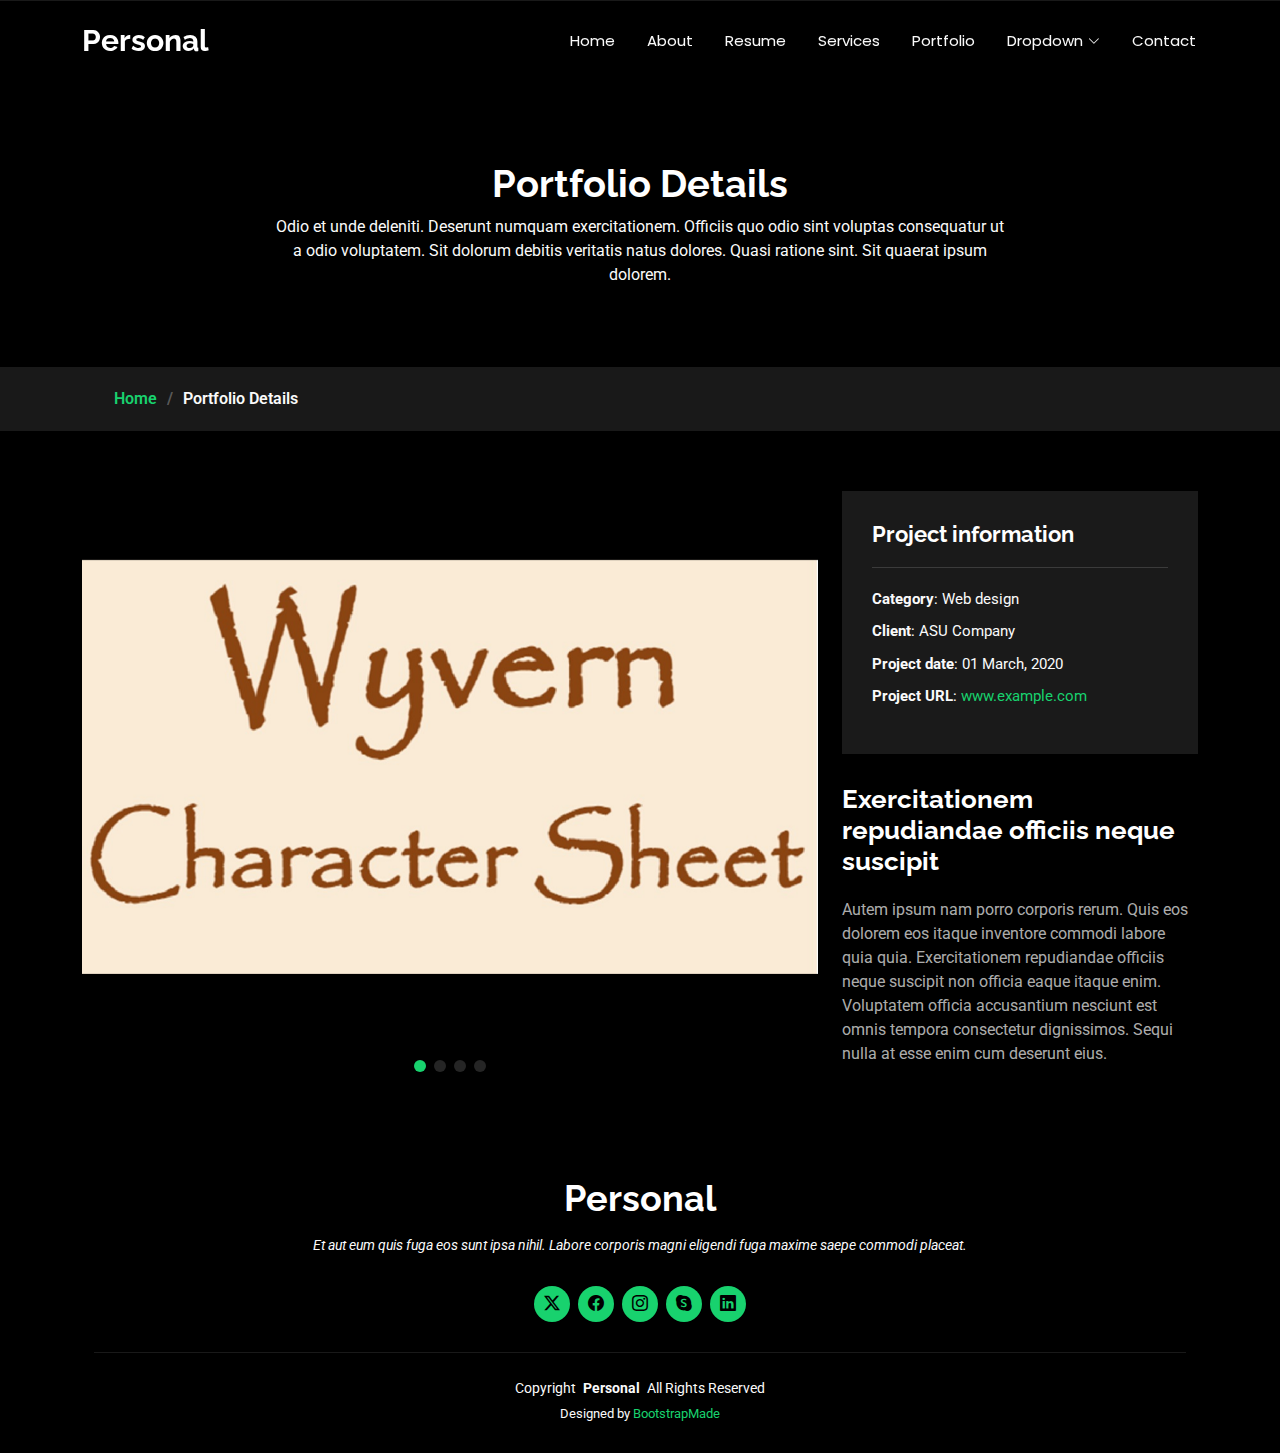
<file: portfolio-details.html>
<!DOCTYPE html>
<html lang="en">

<head>
  <meta charset="utf-8">
  <meta content="width=device-width, initial-scale=1.0" name="viewport">
  <title>Portfolio Details - Personal Bootstrap Template</title>
  <meta name="description" content="">
  <meta name="keywords" content="">

  <!-- Favicons -->
  <link href="assets/img/favicon.png" rel="icon">
  <link href="assets/img/apple-touch-icon.png" rel="apple-touch-icon">

  <!-- Fonts -->
  <link href="https://fonts.googleapis.com" rel="preconnect">
  <link href="https://fonts.gstatic.com" rel="preconnect" crossorigin>
  <link href="https://fonts.googleapis.com/css2?family=Roboto:ital,wght@0,100;0,300;0,400;0,500;0,700;0,900;1,100;1,300;1,400;1,500;1,700;1,900&family=Poppins:ital,wght@0,100;0,200;0,300;0,400;0,500;0,600;0,700;0,800;0,900;1,100;1,200;1,300;1,400;1,500;1,600;1,700;1,800;1,900&family=Raleway:ital,wght@0,100;0,200;0,300;0,400;0,500;0,600;0,700;0,800;0,900;1,100;1,200;1,300;1,400;1,500;1,600;1,700;1,800;1,900&display=swap" rel="stylesheet">

  <!-- Vendor CSS Files -->
  <link href="assets/vendor/bootstrap/css/bootstrap.min.css" rel="stylesheet">
  <link href="assets/vendor/bootstrap-icons/bootstrap-icons.css" rel="stylesheet">
  <link href="assets/vendor/aos/aos.css" rel="stylesheet">
  <link href="assets/vendor/swiper/swiper-bundle.min.css" rel="stylesheet">
  <link href="assets/vendor/glightbox/css/glightbox.min.css" rel="stylesheet">

  <!-- Main CSS File -->
  <link href="assets/css/main.css" rel="stylesheet">

  <!-- =======================================================
  * Template Name: Personal
  * Template URL: https://bootstrapmade.com/personal-free-resume-bootstrap-template/
  * Updated: Nov 04 2024 with Bootstrap v5.3.3
  * Author: BootstrapMade.com
  * License: https://bootstrapmade.com/license/
  ======================================================== -->
</head>

<body class="portfolio-details-page">

  <header id="header" class="header d-flex align-items-center fixed-top">
    <div class="container-fluid container-xl position-relative d-flex align-items-center justify-content-between">

      <a href="index.html" class="logo d-flex align-items-center">
        <!-- Uncomment the line below if you also wish to use an image logo -->
        <!-- <img src="assets/img/logo.png" alt=""> -->
        <h1 class="sitename">Personal</h1>
      </a>

      <nav id="navmenu" class="navmenu">
        <ul>
          <li><a href="index.html">Home</a></li>
          <li><a href="about.html">About</a></li>
          <li><a href="resume.html">Resume</a></li>
          <li><a href="services.html">Services</a></li>
          <li><a href="portfolio.html">Portfolio</a></li>
          <li class="dropdown"><a href="#"><span>Dropdown</span> <i class="bi bi-chevron-down toggle-dropdown"></i></a>
            <ul>
              <li><a href="#">Dropdown 1</a></li>
              <li class="dropdown"><a href="#"><span>Deep Dropdown</span> <i class="bi bi-chevron-down toggle-dropdown"></i></a>
                <ul>
                  <li><a href="#">Deep Dropdown 1</a></li>
                  <li><a href="#">Deep Dropdown 2</a></li>
                  <li><a href="#">Deep Dropdown 3</a></li>
                  <li><a href="#">Deep Dropdown 4</a></li>
                  <li><a href="#">Deep Dropdown 5</a></li>
                </ul>
              </li>
              <li><a href="#">Dropdown 2</a></li>
              <li><a href="#">Dropdown 3</a></li>
              <li><a href="#">Dropdown 4</a></li>
            </ul>
          </li>
          <li><a href="contact.html">Contact</a></li>
        </ul>
        <i class="mobile-nav-toggle d-xl-none bi bi-list"></i>
      </nav>

    </div>
  </header>

  <main class="main">

    <!-- Page Title -->
    <div class="page-title" data-aos="fade">
      <div class="heading">
        <div class="container">
          <div class="row d-flex justify-content-center text-center">
            <div class="col-lg-8">
              <h1>Portfolio Details</h1>
              <p class="mb-0">Odio et unde deleniti. Deserunt numquam exercitationem. Officiis quo odio sint voluptas consequatur ut a odio voluptatem. Sit dolorum debitis veritatis natus dolores. Quasi ratione sint. Sit quaerat ipsum dolorem.</p>
            </div>
          </div>
        </div>
      </div>
      <nav class="breadcrumbs">
        <div class="container">
          <ol>
            <li><a href="index.html">Home</a></li>
            <li class="current">Portfolio Details</li>
          </ol>
        </div>
      </nav>
    </div><!-- End Page Title -->

    <!-- Portfolio Details Section -->
    <section id="portfolio-details" class="portfolio-details section">

      <div class="container" data-aos="fade-up" data-aos-delay="100">

        <div class="row gy-4">

          <div class="col-lg-8">
            <div class="portfolio-details-slider swiper init-swiper">

              <script type="application/json" class="swiper-config">
                {
                  "loop": true,
                  "speed": 600,
                  "autoplay": {
                    "delay": 5000
                  },
                  "slidesPerView": "auto",
                  "pagination": {
                    "el": ".swiper-pagination",
                    "type": "bullets",
                    "clickable": true
                  }
                }
              </script>

              <div class="swiper-wrapper align-items-center">

                <div class="swiper-slide">
                  <img src="assets/img/portfolio/app-1.jpg" alt="">
                </div>

                <div class="swiper-slide">
                  <img src="assets/img/portfolio/product-1.jpg" alt="">
                </div>

                <div class="swiper-slide">
                  <img src="assets/img/portfolio/branding-1.jpg" alt="">
                </div>

                <div class="swiper-slide">
                  <img src="assets/img/portfolio/books-1.jpg" alt="">
                </div>

              </div>
              <div class="swiper-pagination"></div>
            </div>
          </div>

          <div class="col-lg-4">
            <div class="portfolio-info" data-aos="fade-up" data-aos-delay="200">
              <h3>Project information</h3>
              <ul>
                <li><strong>Category</strong>: Web design</li>
                <li><strong>Client</strong>: ASU Company</li>
                <li><strong>Project date</strong>: 01 March, 2020</li>
                <li><strong>Project URL</strong>: <a href="#">www.example.com</a></li>
              </ul>
            </div>
            <div class="portfolio-description" data-aos="fade-up" data-aos-delay="300">
              <h2>Exercitationem repudiandae officiis neque suscipit</h2>
              <p>
                Autem ipsum nam porro corporis rerum. Quis eos dolorem eos itaque inventore commodi labore quia quia. Exercitationem repudiandae officiis neque suscipit non officia eaque itaque enim. Voluptatem officia accusantium nesciunt est omnis tempora consectetur dignissimos. Sequi nulla at esse enim cum deserunt eius.
              </p>
            </div>
          </div>

        </div>

      </div>

    </section><!-- /Portfolio Details Section -->

  </main>

  <footer id="footer" class="footer dark-background">
    <div class="container">
      <h3 class="sitename">Personal</h3>
      <p>Et aut eum quis fuga eos sunt ipsa nihil. Labore corporis magni eligendi fuga maxime saepe commodi placeat.</p>
      <div class="social-links d-flex justify-content-center">
        <a href=""><i class="bi bi-twitter-x"></i></a>
        <a href=""><i class="bi bi-facebook"></i></a>
        <a href=""><i class="bi bi-instagram"></i></a>
        <a href=""><i class="bi bi-skype"></i></a>
        <a href=""><i class="bi bi-linkedin"></i></a>
      </div>
      <div class="container">
        <div class="copyright">
          <span>Copyright</span> <strong class="px-1 sitename">Personal</strong> <span>All Rights Reserved</span>
        </div>
        <div class="credits">
          <!-- All the links in the footer should remain intact. -->
          <!-- You can delete the links only if you've purchased the pro version. -->
          <!-- Licensing information: https://bootstrapmade.com/license/ -->
          <!-- Purchase the pro version with working PHP/AJAX contact form: [buy-url] -->
          Designed by <a href="https://bootstrapmade.com/">BootstrapMade</a>
        </div>
      </div>
    </div>
  </footer>

  <!-- Scroll Top -->
  <a href="#" id="scroll-top" class="scroll-top d-flex align-items-center justify-content-center"><i class="bi bi-arrow-up-short"></i></a>

  <!-- Preloader -->
  <div id="preloader"></div>

  <!-- Vendor JS Files -->
  <script src="assets/vendor/bootstrap/js/bootstrap.bundle.min.js"></script>
  <script src="assets/vendor/php-email-form/validate.js"></script>
  <script src="assets/vendor/aos/aos.js"></script>
  <script src="assets/vendor/typed.js/typed.umd.js"></script>
  <script src="assets/vendor/purecounter/purecounter_vanilla.js"></script>
  <script src="assets/vendor/waypoints/noframework.waypoints.js"></script>
  <script src="assets/vendor/swiper/swiper-bundle.min.js"></script>
  <script src="assets/vendor/glightbox/js/glightbox.min.js"></script>
  <script src="assets/vendor/imagesloaded/imagesloaded.pkgd.min.js"></script>
  <script src="assets/vendor/isotope-layout/isotope.pkgd.min.js"></script>

  <!-- Main JS File -->
  <script src="assets/js/main.js"></script>

</body>

</html>
</file>
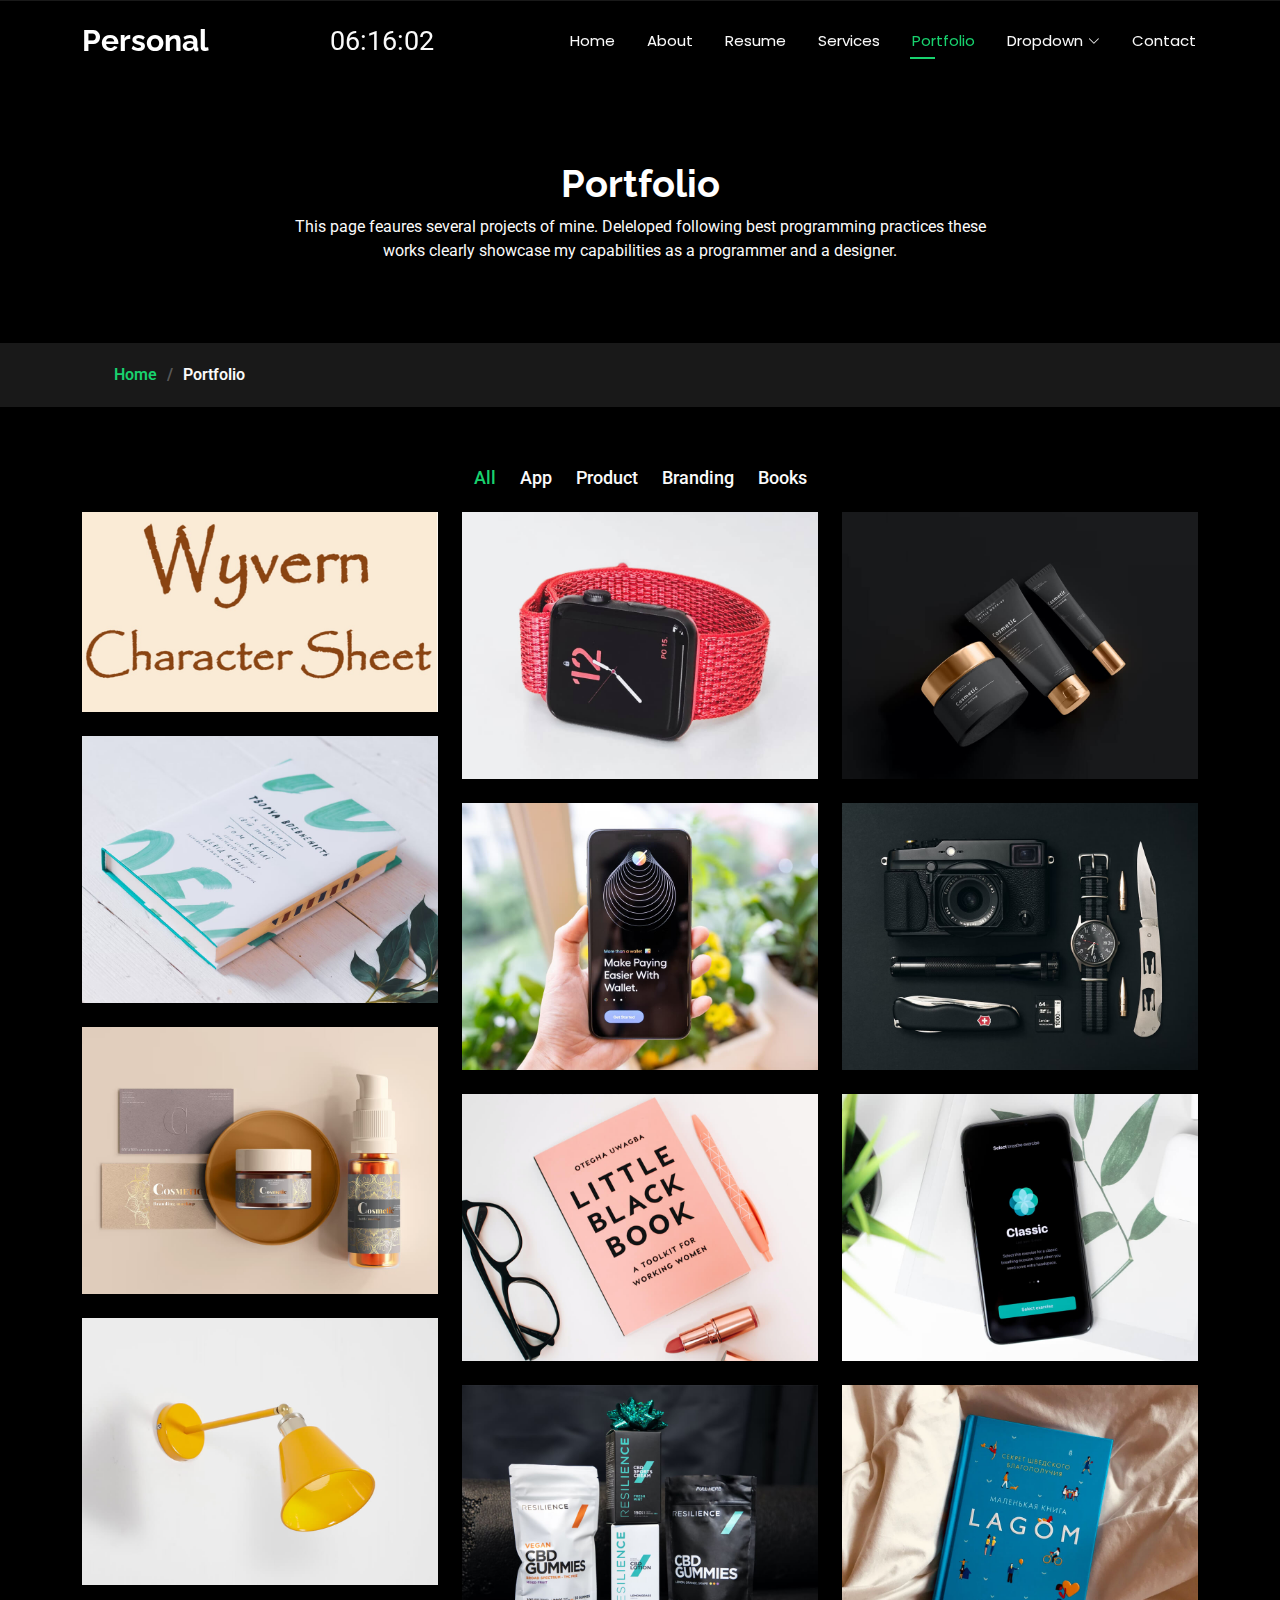
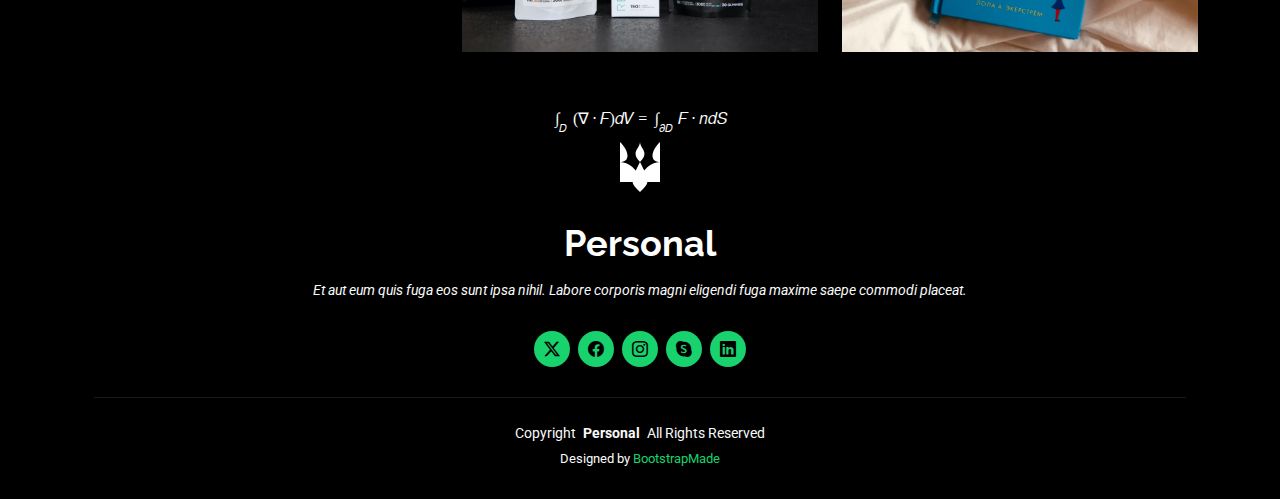
<file: portfolio.html>
<!DOCTYPE html>
<html lang="en">

<head>
  <meta charset="utf-8">
  <meta content="width=device-width, initial-scale=1.0" name="viewport">
  <title>Portfolio - Personal Bootstrap Template</title>
  <meta name="description" content="">
  <meta name="keywords" content="">

  <!-- Favicons -->
  <link href="assets/img/favicon.png" rel="icon">
  <link href="assets/img/apple-touch-icon.png" rel="apple-touch-icon">

  <!-- Fonts -->
  <link href="https://fonts.googleapis.com" rel="preconnect">
  <link href="https://fonts.gstatic.com" rel="preconnect" crossorigin>
  <link href="https://fonts.googleapis.com/css2?family=Roboto:ital,wght@0,100;0,300;0,400;0,500;0,700;0,900;1,100;1,300;1,400;1,500;1,700;1,900&family=Poppins:ital,wght@0,100;0,200;0,300;0,400;0,500;0,600;0,700;0,800;0,900;1,100;1,200;1,300;1,400;1,500;1,600;1,700;1,800;1,900&family=Raleway:ital,wght@0,100;0,200;0,300;0,400;0,500;0,600;0,700;0,800;0,900;1,100;1,200;1,300;1,400;1,500;1,600;1,700;1,800;1,900&display=swap" rel="stylesheet">

  <!-- Vendor CSS Files -->
  <link href="assets/vendor/bootstrap/css/bootstrap.min.css" rel="stylesheet">
  <link href="assets/vendor/bootstrap-icons/bootstrap-icons.css" rel="stylesheet">
  <link href="assets/vendor/aos/aos.css" rel="stylesheet">
  <link href="assets/vendor/swiper/swiper-bundle.min.css" rel="stylesheet">
  <link href="assets/vendor/glightbox/css/glightbox.min.css" rel="stylesheet">

  <!-- Main CSS File -->
  <link href="assets/css/main.css" rel="stylesheet">

  <!-- =======================================================
  * Template Name: Personal
  * Template URL: https://bootstrapmade.com/personal-free-resume-bootstrap-template/
  * Updated: Nov 04 2024 with Bootstrap v5.3.3
  * Author: BootstrapMade.com
  * License: https://bootstrapmade.com/license/
  ======================================================== -->
</head>

<body class="portfolio-page">

  <header id="header" class="header d-flex align-items-center fixed-top">
    <div class="container-fluid container-xl position-relative d-flex align-items-center justify-content-between">

      <a href="index.html" class="logo d-flex align-items-center">
        <!-- Uncomment the line below if you also wish to use an image logo -->
        <!-- <img src="assets/img/logo.png" alt=""> -->
        <h1 class="sitename">Personal</h1>
      </a>

      <!-- Clock -->
      <div class="clock-container">
        <div id="clock"></div>
      </div>
      
      <nav id="navmenu" class="navmenu">
        <ul>
          <li><a href="index.html">Home</a></li>
          <li><a href="about.html">About</a></li>
          <li><a href="resume.html">Resume</a></li>
          <li><a href="services.html">Services</a></li>
          <li><a href="portfolio.html" class="active">Portfolio</a></li>
          <li class="dropdown"><a href="#"><span>Dropdown</span> <i class="bi bi-chevron-down toggle-dropdown"></i></a>
            <ul>
              <li><a href="#">Dropdown 1</a></li>
              <li class="dropdown"><a href="#"><span>Deep Dropdown</span> <i class="bi bi-chevron-down toggle-dropdown"></i></a>
                <ul>
                  <li><a href="#">Deep Dropdown 1</a></li>
                  <li><a href="#">Deep Dropdown 2</a></li>
                  <li><a href="#">Deep Dropdown 3</a></li>
                  <li><a href="#">Deep Dropdown 4</a></li>
                  <li><a href="#">Deep Dropdown 5</a></li>
                </ul>
              </li>
              <li><a href="#">Dropdown 2</a></li>
              <li><a href="#">Dropdown 3</a></li>
              <li><a href="#">Dropdown 4</a></li>
            </ul>
          </li>
          <li><a href="contact.html">Contact</a></li>
        </ul>
        <i class="mobile-nav-toggle d-xl-none bi bi-list"></i>
      </nav>

    </div>
  </header>

  <main class="main">

    <!-- Page Title -->
    <div class="page-title" data-aos="fade">
      <div class="heading">
        <div class="container">
          <div class="row d-flex justify-content-center text-center">
            <div class="col-lg-8">
              <h1>Portfolio</h1>
              <p class="mb-0">
                This page feaures several projects of mine. Deleloped following best programming practices these works clearly showcase my capabilities as a programmer and a designer.
              </div>
          </div>
        </div>
      </div>
      <nav class="breadcrumbs">
        <div class="container">
          <ol>
            <li><a href="index.html">Home</a></li>
            <li class="current">Portfolio</li>
          </ol>
        </div>
      </nav>
    </div><!-- End Page Title -->

    <!-- Portfolio Section -->
    <section id="portfolio" class="portfolio section">

      <div class="container">

        <div class="isotope-layout" data-default-filter="*" data-layout="masonry" data-sort="original-order">

          <ul class="portfolio-filters isotope-filters" data-aos="fade-up" data-aos-delay="100">
            <li data-filter="*" class="filter-active">All</li>
            <li data-filter=".filter-app">App</li>
            <li data-filter=".filter-product">Product</li>
            <li data-filter=".filter-branding">Branding</li>
            <li data-filter=".filter-books">Books</li>
          </ul><!-- End Portfolio Filters -->

          <div class="row gy-4 isotope-container" data-aos="fade-up" data-aos-delay="200">

            <div class="col-lg-4 col-md-6 portfolio-item isotope-item filter-app">
              <div class="portfolio-content h-100">
                <img src="assets/img/portfolio/app-1.jpg" class="img-fluid" alt="">
                <div class="portfolio-info">
                  <h4>App 1</h4>
                  <p>Lorem ipsum, dolor sit amet consectetur</p>
                  <a href="assets/img/portfolio/app-1.jpg" title="App 1" data-gallery="portfolio-gallery-app" class="glightbox preview-link"><i class="bi bi-zoom-in"></i></a>
                  <a href="portfolio-details.html" title="More Details" class="details-link"><i class="bi bi-link-45deg"></i></a>
                </div>
              </div>
            </div><!-- End Portfolio Item -->

            <div class="col-lg-4 col-md-6 portfolio-item isotope-item filter-product">
              <div class="portfolio-content h-100">
                <img src="assets/img/portfolio/product-1.jpg" class="img-fluid" alt="">
                <div class="portfolio-info">
                  <h4>Product 1</h4>
                  <p>Lorem ipsum, dolor sit amet consectetur</p>
                  <a href="assets/img/portfolio/product-1.jpg" title="Product 1" data-gallery="portfolio-gallery-product" class="glightbox preview-link"><i class="bi bi-zoom-in"></i></a>
                  <a href="portfolio-details.html" title="More Details" class="details-link"><i class="bi bi-link-45deg"></i></a>
                </div>
              </div>
            </div><!-- End Portfolio Item -->

            <div class="col-lg-4 col-md-6 portfolio-item isotope-item filter-branding">
              <div class="portfolio-content h-100">
                <img src="assets/img/portfolio/branding-1.jpg" class="img-fluid" alt="">
                <div class="portfolio-info">
                  <h4>Branding 1</h4>
                  <p>Lorem ipsum, dolor sit amet consectetur</p>
                  <a href="assets/img/portfolio/branding-1.jpg" title="Branding 1" data-gallery="portfolio-gallery-branding" class="glightbox preview-link"><i class="bi bi-zoom-in"></i></a>
                  <a href="portfolio-details.html" title="More Details" class="details-link"><i class="bi bi-link-45deg"></i></a>
                </div>
              </div>
            </div><!-- End Portfolio Item -->

            <div class="col-lg-4 col-md-6 portfolio-item isotope-item filter-books">
              <div class="portfolio-content h-100">
                <img src="assets/img/portfolio/books-1.jpg" class="img-fluid" alt="">
                <div class="portfolio-info">
                  <h4>Books 1</h4>
                  <p>Lorem ipsum, dolor sit amet consectetur</p>
                  <a href="assets/img/portfolio/books-1.jpg" title="Branding 1" data-gallery="portfolio-gallery-book" class="glightbox preview-link"><i class="bi bi-zoom-in"></i></a>
                  <a href="portfolio-details.html" title="More Details" class="details-link"><i class="bi bi-link-45deg"></i></a>
                </div>
              </div>
            </div><!-- End Portfolio Item -->

            <div class="col-lg-4 col-md-6 portfolio-item isotope-item filter-app">
              <div class="portfolio-content h-100">
                <img src="assets/img/portfolio/app-2.jpg" class="img-fluid" alt="">
                <div class="portfolio-info">
                  <h4>App 2</h4>
                  <p>Lorem ipsum, dolor sit amet consectetur</p>
                  <a href="assets/img/portfolio/app-2.jpg" title="App 2" data-gallery="portfolio-gallery-app" class="glightbox preview-link"><i class="bi bi-zoom-in"></i></a>
                  <a href="portfolio-details.html" title="More Details" class="details-link"><i class="bi bi-link-45deg"></i></a>
                </div>
              </div>
            </div><!-- End Portfolio Item -->

            <div class="col-lg-4 col-md-6 portfolio-item isotope-item filter-product">
              <div class="portfolio-content h-100">
                <img src="assets/img/portfolio/product-2.jpg" class="img-fluid" alt="">
                <div class="portfolio-info">
                  <h4>Product 2</h4>
                  <p>Lorem ipsum, dolor sit amet consectetur</p>
                  <a href="assets/img/portfolio/product-2.jpg" title="Product 2" data-gallery="portfolio-gallery-product" class="glightbox preview-link"><i class="bi bi-zoom-in"></i></a>
                  <a href="portfolio-details.html" title="More Details" class="details-link"><i class="bi bi-link-45deg"></i></a>
                </div>
              </div>
            </div><!-- End Portfolio Item -->

            <div class="col-lg-4 col-md-6 portfolio-item isotope-item filter-branding">
              <div class="portfolio-content h-100">
                <img src="assets/img/portfolio/branding-2.jpg" class="img-fluid" alt="">
                <div class="portfolio-info">
                  <h4>Branding 2</h4>
                  <p>Lorem ipsum, dolor sit amet consectetur</p>
                  <a href="assets/img/portfolio/branding-2.jpg" title="Branding 2" data-gallery="portfolio-gallery-branding" class="glightbox preview-link"><i class="bi bi-zoom-in"></i></a>
                  <a href="portfolio-details.html" title="More Details" class="details-link"><i class="bi bi-link-45deg"></i></a>
                </div>
              </div>
            </div><!-- End Portfolio Item -->

            <div class="col-lg-4 col-md-6 portfolio-item isotope-item filter-books">
              <div class="portfolio-content h-100">
                <img src="assets/img/portfolio/books-2.jpg" class="img-fluid" alt="">
                <div class="portfolio-info">
                  <h4>Books 2</h4>
                  <p>Lorem ipsum, dolor sit amet consectetur</p>
                  <a href="assets/img/portfolio/books-2.jpg" title="Branding 2" data-gallery="portfolio-gallery-book" class="glightbox preview-link"><i class="bi bi-zoom-in"></i></a>
                  <a href="portfolio-details.html" title="More Details" class="details-link"><i class="bi bi-link-45deg"></i></a>
                </div>
              </div>
            </div><!-- End Portfolio Item -->

            <div class="col-lg-4 col-md-6 portfolio-item isotope-item filter-app">
              <div class="portfolio-content h-100">
                <img src="assets/img/portfolio/app-3.jpg" class="img-fluid" alt="">
                <div class="portfolio-info">
                  <h4>App 3</h4>
                  <p>Lorem ipsum, dolor sit amet consectetur</p>
                  <a href="assets/img/portfolio/app-3.jpg" title="App 3" data-gallery="portfolio-gallery-app" class="glightbox preview-link"><i class="bi bi-zoom-in"></i></a>
                  <a href="portfolio-details.html" title="More Details" class="details-link"><i class="bi bi-link-45deg"></i></a>
                </div>
              </div>
            </div><!-- End Portfolio Item -->

            <div class="col-lg-4 col-md-6 portfolio-item isotope-item filter-product">
              <div class="portfolio-content h-100">
                <img src="assets/img/portfolio/product-3.jpg" class="img-fluid" alt="">
                <div class="portfolio-info">
                  <h4>Product 3</h4>
                  <p>Lorem ipsum, dolor sit amet consectetur</p>
                  <a href="assets/img/portfolio/product-3.jpg" title="Product 3" data-gallery="portfolio-gallery-product" class="glightbox preview-link"><i class="bi bi-zoom-in"></i></a>
                  <a href="portfolio-details.html" title="More Details" class="details-link"><i class="bi bi-link-45deg"></i></a>
                </div>
              </div>
            </div><!-- End Portfolio Item -->

            <div class="col-lg-4 col-md-6 portfolio-item isotope-item filter-branding">
              <div class="portfolio-content h-100">
                <img src="assets/img/portfolio/branding-3.jpg" class="img-fluid" alt="">
                <div class="portfolio-info">
                  <h4>Branding 3</h4>
                  <p>Lorem ipsum, dolor sit amet consectetur</p>
                  <a href="assets/img/portfolio/branding-3.jpg" title="Branding 2" data-gallery="portfolio-gallery-branding" class="glightbox preview-link"><i class="bi bi-zoom-in"></i></a>
                  <a href="portfolio-details.html" title="More Details" class="details-link"><i class="bi bi-link-45deg"></i></a>
                </div>
              </div>
            </div><!-- End Portfolio Item -->

            <div class="col-lg-4 col-md-6 portfolio-item isotope-item filter-books">
              <div class="portfolio-content h-100">
                <img src="assets/img/portfolio/books-3.jpg" class="img-fluid" alt="">
                <div class="portfolio-info">
                  <h4>Books 3</h4>
                  <p>Lorem ipsum, dolor sit amet consectetur</p>
                  <a href="assets/img/portfolio/books-3.jpg" title="Branding 3" data-gallery="portfolio-gallery-book" class="glightbox preview-link"><i class="bi bi-zoom-in"></i></a>
                  <a href="portfolio-details.html" title="More Details" class="details-link"><i class="bi bi-link-45deg"></i></a>
                </div>
              </div>
            </div><!-- End Portfolio Item -->

          </div><!-- End Portfolio Container -->

        </div>

      </div>

    </section><!-- /Portfolio Section -->

    <!-- MathML Example -->
    <math xmlns="http://www.w3.org/1998/Math/MathML" display="block">
      <msub>
        <mo data-mjx-texclass="OP">&#x222B;</mo>
        <mi>D</mi>
      </msub>
      <mo stretchy="false">(</mo>
      <mrow data-mjx-texclass="ORD">
        <mi mathvariant="normal">&#x2207;</mi>
        <mo>&#x22C5;</mo>
      </mrow>
      <mi>F</mi>
      <mo stretchy="false">)</mo>
      <mi>d</mi>
      <mi>V</mi>
      <mo>=</mo>
      <msub>
        <mo data-mjx-texclass="OP">&#x222B;</mo>
        <mrow data-mjx-texclass="ORD">
          <mi>&#x2202;</mi>
          <mi>D</mi>
        </mrow>
      </msub>
      <mi>F</mi>
      <mo>&#x22C5;</mo>
      <mi>n</mi>
      <mi>d</mi>
      <mi>S</mi>
    </math>

    <!-- SVG Example -->
    <div class="symbol">
      <svg width="50" height="50" viewBox="0 0 4 5" xmlns="http://www.w3.org/2000/svg">
          <path d="M 0 4 L 0 0 C 1 1 1 2 0 2 C 1 2 2 3 2 4 L 0 4 M 2 4 L 4 4 L 4 0 C 3 1 3 2 4 2 C 3 2 2 3 2 4 M 2 5 C 1 4 1 4 2 2 C 1 1 2 0.6667 2 0 M 2 5 C 3 4 3 4 2 2 C 3 1 2 0.6667 2 0"></path>
      </svg>
  </div>

  </main>

  <footer id="footer" class="footer dark-background">
    <div class="container">
      <h3 class="sitename">Personal</h3>
      <p>Et aut eum quis fuga eos sunt ipsa nihil. Labore corporis magni eligendi fuga maxime saepe commodi placeat.</p>
      <div class="social-links d-flex justify-content-center">
        <a href=""><i class="bi bi-twitter-x"></i></a>
        <a href=""><i class="bi bi-facebook"></i></a>
        <a href=""><i class="bi bi-instagram"></i></a>
        <a href=""><i class="bi bi-skype"></i></a>
        <a href=""><i class="bi bi-linkedin"></i></a>
      </div>
      <div class="container">
        <div class="copyright">
          <span>Copyright</span> <strong class="px-1 sitename">Personal</strong> <span>All Rights Reserved</span>
        </div>
        <div class="credits">
          <!-- All the links in the footer should remain intact. -->
          <!-- You can delete the links only if you've purchased the pro version. -->
          <!-- Licensing information: https://bootstrapmade.com/license/ -->
          <!-- Purchase the pro version with working PHP/AJAX contact form: [buy-url] -->
          Designed by <a href="https://bootstrapmade.com/">BootstrapMade</a>
        </div>
      </div>
    </div>
  </footer>

  <!-- Scroll Top -->
  <a href="#" id="scroll-top" class="scroll-top d-flex align-items-center justify-content-center"><i class="bi bi-arrow-up-short"></i></a>

  <!-- Preloader -->
  <div id="preloader"></div>

  <!-- Vendor JS Files -->
  <script src="assets/vendor/bootstrap/js/bootstrap.bundle.min.js"></script>
  <script src="assets/vendor/php-email-form/validate.js"></script>
  <script src="assets/vendor/aos/aos.js"></script>
  <script src="assets/vendor/typed.js/typed.umd.js"></script>
  <script src="assets/vendor/purecounter/purecounter_vanilla.js"></script>
  <script src="assets/vendor/waypoints/noframework.waypoints.js"></script>
  <script src="assets/vendor/swiper/swiper-bundle.min.js"></script>
  <script src="assets/vendor/glightbox/js/glightbox.min.js"></script>
  <script src="assets/vendor/imagesloaded/imagesloaded.pkgd.min.js"></script>
  <script src="assets/vendor/isotope-layout/isotope.pkgd.min.js"></script>

  <!-- Main JS File -->
  <script src="assets/js/main.js"></script>

</body>

</html>
</file>
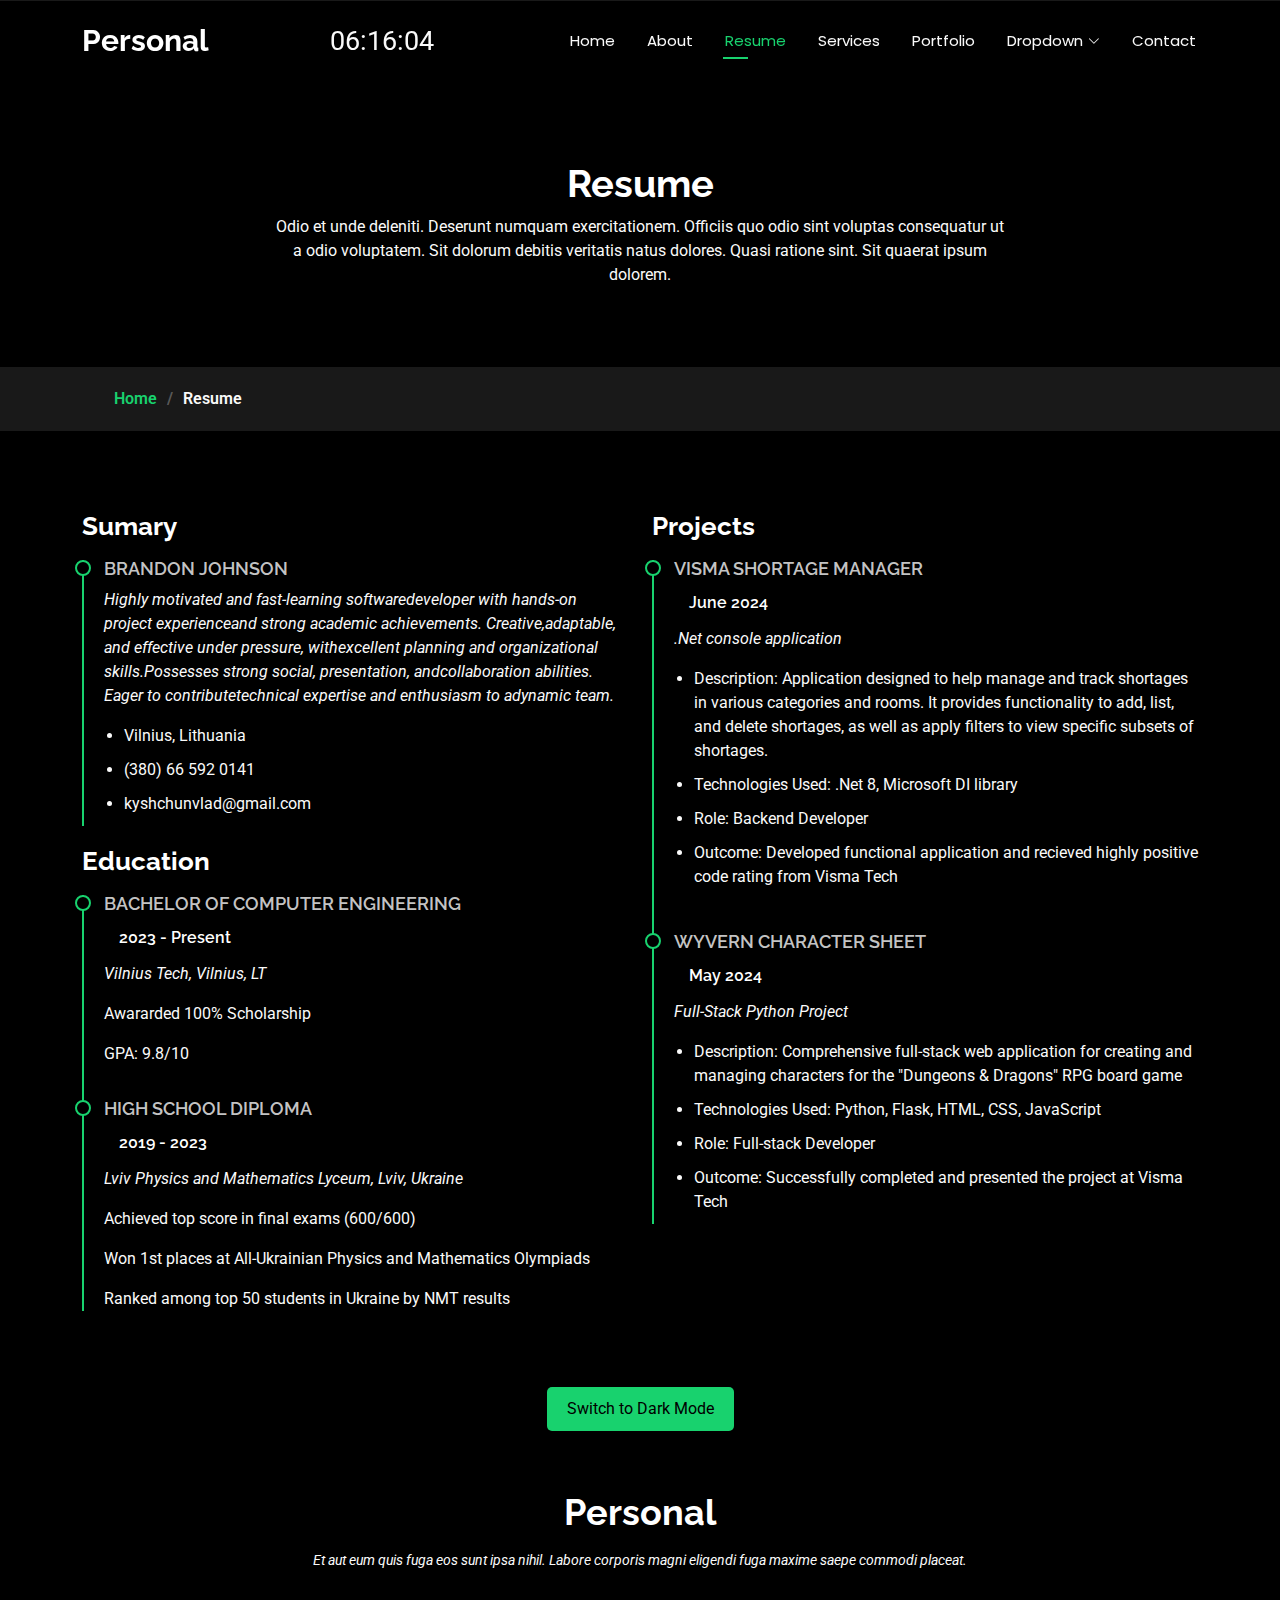
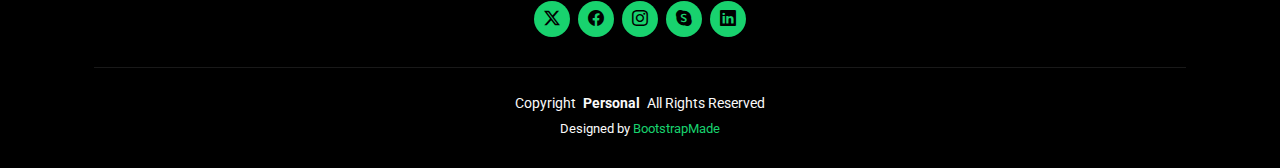
<file: resume.html>
<!DOCTYPE html>
<html lang="en">

<head>
  <meta charset="utf-8">
  <meta content="width=device-width, initial-scale=1.0" name="viewport">
  <title>Resume - Personal Bootstrap Template</title>
  <meta name="description" content="">
  <meta name="keywords" content="">

  <!-- Favicons -->
  <link href="assets/img/favicon.png" rel="icon">
  <link href="assets/img/apple-touch-icon.png" rel="apple-touch-icon">

  <!-- Fonts -->
  <link href="https://fonts.googleapis.com" rel="preconnect">
  <link href="https://fonts.gstatic.com" rel="preconnect" crossorigin>
  <link href="https://fonts.googleapis.com/css2?family=Roboto:ital,wght@0,100;0,300;0,400;0,500;0,700;0,900;1,100;1,300;1,400;1,500;1,700;1,900&family=Poppins:ital,wght@0,100;0,200;0,300;0,400;0,500;0,600;0,700;0,800;0,900;1,100;1,200;1,300;1,400;1,500;1,600;1,700;1,800;1,900&family=Raleway:ital,wght@0,100;0,200;0,300;0,400;0,500;0,600;0,700;0,800;0,900;1,100;1,200;1,300;1,400;1,500;1,600;1,700;1,800;1,900&display=swap" rel="stylesheet">

  <!-- Vendor CSS Files -->
  <link href="assets/vendor/bootstrap/css/bootstrap.min.css" rel="stylesheet">
  <link href="assets/vendor/bootstrap-icons/bootstrap-icons.css" rel="stylesheet">
  <link href="assets/vendor/aos/aos.css" rel="stylesheet">
  <link href="assets/vendor/swiper/swiper-bundle.min.css" rel="stylesheet">
  <link href="assets/vendor/glightbox/css/glightbox.min.css" rel="stylesheet">

  <!-- Main CSS File -->
  <link href="assets/css/main.css" rel="stylesheet">

  <!-- =======================================================
  * Template Name: Personal
  * Template URL: https://bootstrapmade.com/personal-free-resume-bootstrap-template/
  * Updated: Nov 04 2024 with Bootstrap v5.3.3
  * Author: BootstrapMade.com
  * License: https://bootstrapmade.com/license/
  ======================================================== -->
</head>

<body class="resume-page">

  <header id="header" class="header d-flex align-items-center fixed-top">
    <div class="container-fluid container-xl position-relative d-flex align-items-center justify-content-between">

      <a href="index.html" class="logo d-flex align-items-center">
        <!-- Uncomment the line below if you also wish to use an image logo -->
        <!-- <img src="assets/img/logo.png" alt=""> -->
        <h1 class="sitename">Personal</h1>
      </a>

      <!-- Clock -->
      <div class="clock-container">
        <div id="clock"></div>
      </div>

      <nav id="navmenu" class="navmenu">
        <ul>
          <li><a href="index.html">Home</a></li>
          <li><a href="about.html">About</a></li>
          <li><a href="resume.html" class="active">Resume</a></li>
          <li><a href="services.html">Services</a></li>
          <li><a href="portfolio.html">Portfolio</a></li>
          <li class="dropdown"><a href="#"><span>Dropdown</span> <i class="bi bi-chevron-down toggle-dropdown"></i></a>
            <ul>
              <li><a href="#">Dropdown 1</a></li>
              <li class="dropdown"><a href="#"><span>Deep Dropdown</span> <i class="bi bi-chevron-down toggle-dropdown"></i></a>
                <ul>
                  <li><a href="#">Deep Dropdown 1</a></li>
                  <li><a href="#">Deep Dropdown 2</a></li>
                  <li><a href="#">Deep Dropdown 3</a></li>
                  <li><a href="#">Deep Dropdown 4</a></li>
                  <li><a href="#">Deep Dropdown 5</a></li>
                </ul>
              </li>
              <li><a href="#">Dropdown 2</a></li>
              <li><a href="#">Dropdown 3</a></li>
              <li><a href="#">Dropdown 4</a></li>
            </ul>
          </li>
          <li><a href="contact.html">Contact</a></li>
        </ul>
        <i class="mobile-nav-toggle d-xl-none bi bi-list"></i>
      </nav>

    </div>
  </header>

  <main class="main">

    <!-- Page Title -->
    <div class="page-title" data-aos="fade">
      <div class="heading">
        <div class="container">
          <div class="row d-flex justify-content-center text-center">
            <div class="col-lg-8">
              <h1>Resume</h1>
              <p class="mb-0">Odio et unde deleniti. Deserunt numquam exercitationem. Officiis quo odio sint voluptas consequatur ut a odio voluptatem. Sit dolorum debitis veritatis natus dolores. Quasi ratione sint. Sit quaerat ipsum dolorem.</p>
            </div>
          </div>
        </div>
      </div>
      <nav class="breadcrumbs">
        <div class="container">
          <ol>
            <li><a href="index.html">Home</a></li>
            <li class="current">Resume</li>
          </ol>
        </div>
      </nav>
    </div><!-- End Page Title -->

    <!-- Resume Section -->
    <section id="resume" class="resume section">

      <div class="container">

        <div class="row">

          <div class="col-lg-6" data-aos="fade-up" data-aos-delay="100">
            <h3 class="resume-title">Sumary</h3>

            <div class="resume-item pb-0">
              <h4>Brandon Johnson</h4>
              <p><em>Highly motivated and fast-learning softwaredeveloper with hands-on project experienceand strong academic achievements. Creative,adaptable, and effective under pressure, withexcellent planning and organizational skills.Possesses strong social, presentation, andcollaboration abilities. Eager to contributetechnical expertise and enthusiasm to adynamic team.</em></p>
              <ul>
                <li> Vilnius, Lithuania</li>
                <li>(380) 66 592 0141</li>
                <li>kyshchunvlad@gmail.com</li>
              </ul>
              
            </div><!-- Edn Resume Item -->

            <h3 class="resume-title">Education</h3>
            <div class="resume-item">
              <h4>Bachelor of Computer Engineering</h4>
              <h5>2023 - Present</h5>
              <p><em>Vilnius Tech, Vilnius, LT</em></p>
              <p>Awararded 100% Scholarship</p>
              <p>GPA: 9.8/10</p>
            </div><!-- Edn Resume Item -->

            <div class="resume-item">
              <h4>High School Diploma</h4>
              <h5>2019 - 2023</h5>
              <p><em>Lviv Physics and Mathematics Lyceum, Lviv, Ukraine</em></p>
              <p>Achieved top score in final exams (600/600)</p>
              <p>Won 1st places at All-Ukrainian Physics and Mathematics Olympiads</p>
              <p>Ranked among top 50 students in Ukraine by NMT results</p>
            </div><!-- Edn Resume Item -->

          </div>

          <div class="col-lg-6" data-aos="fade-up" data-aos-delay="200">
            <h3 class="resume-title">Projects</h3>
            <div class="resume-item">
              <h4>Visma Shortage Manager</h4>
              <h5>June 2024</h5>
              <p><em> .Net console application </em></p>
              <ul>
                <li>Description: Application designed to help manage and track shortages in various categories and rooms. It provides functionality to add, list, and delete shortages, as well as apply filters to view specific subsets of shortages.</li>
                <li>Technologies Used: .Net 8, Microsoft DI library</li>
                <li>Role: Backend Developer</li>
                <li>Outcome: Developed functional application and recieved highly positive code rating from Visma Tech</li>
              </ul>
            </div><!-- Edn Resume Item -->

            <div class="resume-item">
              <h4>Wyvern Character Sheet</h4>
              <h5>May 2024</h5>
              <p><em>Full-Stack Python Project</em></p>
              <ul>
                <li>Description: Comprehensive full-stack web application for creating and managing characters for the "Dungeons & Dragons" RPG board game</li>
                <li>Technologies Used: Python, Flask, HTML, CSS, JavaScript</li>
                <li>Role: Full-stack Developer</li>
                <li>Outcome: Successfully completed and presented the project at Visma Tech</li>
              </ul>
            </div><!-- Edn Resume Item -->

          </div>

        </div>

      </div>

    </section><!-- /Resume Section -->

  </main>

  <!--- Theme toggle button --->
  <div class="theme-button-container">
    <button id="theme-toggle" class="toggle-button">Switch to Dark Mode</button>
  </div>

  <footer id="footer" class="footer dark-background">
    <div class="container">
      <h3 class="sitename">Personal</h3>
      <p>Et aut eum quis fuga eos sunt ipsa nihil. Labore corporis magni eligendi fuga maxime saepe commodi placeat.</p>
      <div class="social-links d-flex justify-content-center">
        <a href=""><i class="bi bi-twitter-x"></i></a>
        <a href=""><i class="bi bi-facebook"></i></a>
        <a href=""><i class="bi bi-instagram"></i></a>
        <a href=""><i class="bi bi-skype"></i></a>
        <a href=""><i class="bi bi-linkedin"></i></a>
      </div>
      <div class="container">
        <div class="copyright">
          <span>Copyright</span> <strong class="px-1 sitename">Personal</strong> <span>All Rights Reserved</span>
        </div>
        <div class="credits">
          <!-- All the links in the footer should remain intact. -->
          <!-- You can delete the links only if you've purchased the pro version. -->
          <!-- Licensing information: https://bootstrapmade.com/license/ -->
          <!-- Purchase the pro version with working PHP/AJAX contact form: [buy-url] -->
          Designed by <a href="https://bootstrapmade.com/">BootstrapMade</a>
        </div>
      </div>
    </div>
  </footer>

  <!-- Scroll Top -->
  <a href="#" id="scroll-top" class="scroll-top d-flex align-items-center justify-content-center"><i class="bi bi-arrow-up-short"></i></a>

  <!-- Preloader -->
  <div id="preloader"></div>

  <!-- Vendor JS Files -->
  <script src="assets/vendor/bootstrap/js/bootstrap.bundle.min.js"></script>
  <script src="assets/vendor/php-email-form/validate.js"></script>
  <script src="assets/vendor/aos/aos.js"></script>
  <script src="assets/vendor/typed.js/typed.umd.js"></script>
  <script src="assets/vendor/purecounter/purecounter_vanilla.js"></script>
  <script src="assets/vendor/waypoints/noframework.waypoints.js"></script>
  <script src="assets/vendor/swiper/swiper-bundle.min.js"></script>
  <script src="assets/vendor/glightbox/js/glightbox.min.js"></script>
  <script src="assets/vendor/imagesloaded/imagesloaded.pkgd.min.js"></script>
  <script src="assets/vendor/isotope-layout/isotope.pkgd.min.js"></script>

  <!-- Main JS File -->
  <script src="assets/js/main.js"></script>
  <script src="assets/js/theme_button.js"></script>

</body>

</html>
</file>
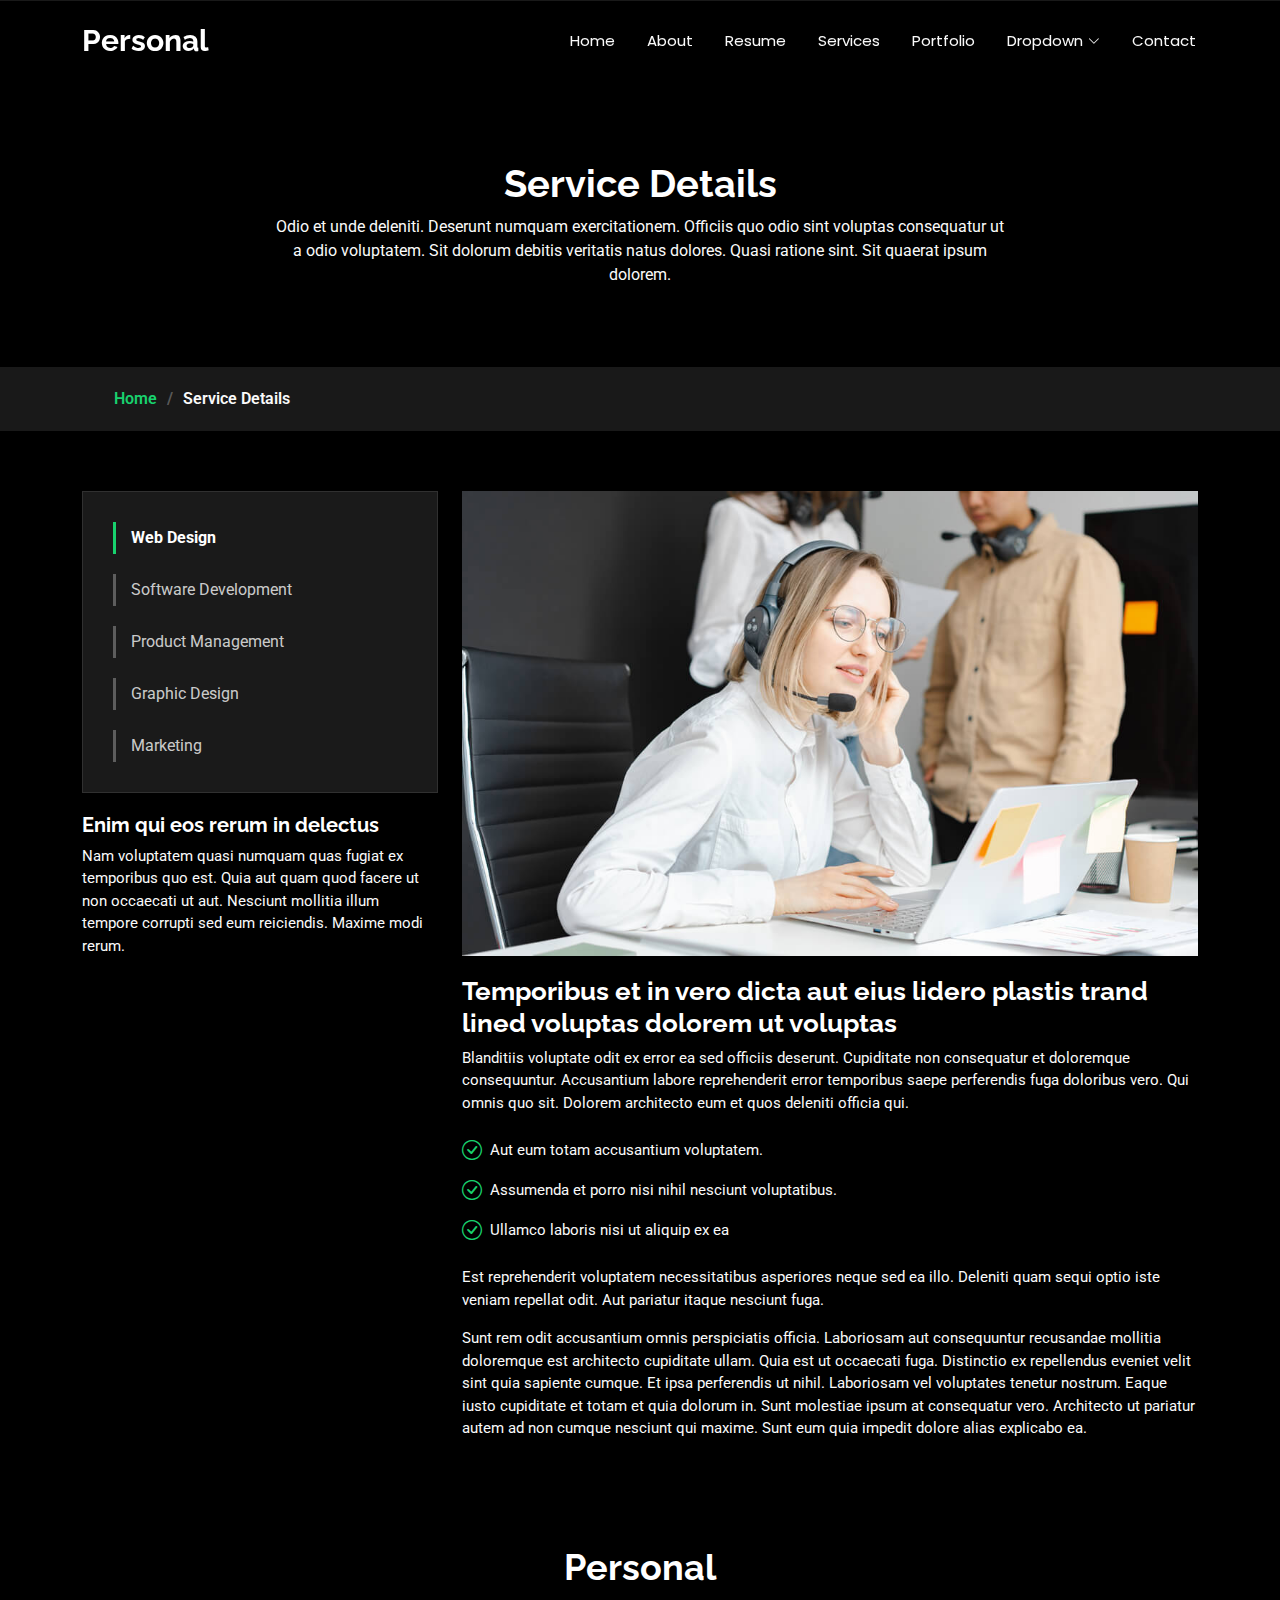
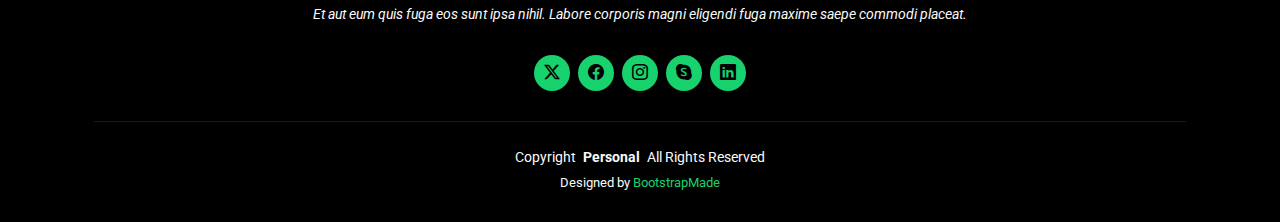
<file: service-details.html>
<!DOCTYPE html>
<html lang="en">

<head>
  <meta charset="utf-8">
  <meta content="width=device-width, initial-scale=1.0" name="viewport">
  <title>Service Details - Personal Bootstrap Template</title>
  <meta name="description" content="">
  <meta name="keywords" content="">

  <!-- Favicons -->
  <link href="assets/img/favicon.png" rel="icon">
  <link href="assets/img/apple-touch-icon.png" rel="apple-touch-icon">

  <!-- Fonts -->
  <link href="https://fonts.googleapis.com" rel="preconnect">
  <link href="https://fonts.gstatic.com" rel="preconnect" crossorigin>
  <link href="https://fonts.googleapis.com/css2?family=Roboto:ital,wght@0,100;0,300;0,400;0,500;0,700;0,900;1,100;1,300;1,400;1,500;1,700;1,900&family=Poppins:ital,wght@0,100;0,200;0,300;0,400;0,500;0,600;0,700;0,800;0,900;1,100;1,200;1,300;1,400;1,500;1,600;1,700;1,800;1,900&family=Raleway:ital,wght@0,100;0,200;0,300;0,400;0,500;0,600;0,700;0,800;0,900;1,100;1,200;1,300;1,400;1,500;1,600;1,700;1,800;1,900&display=swap" rel="stylesheet">

  <!-- Vendor CSS Files -->
  <link href="assets/vendor/bootstrap/css/bootstrap.min.css" rel="stylesheet">
  <link href="assets/vendor/bootstrap-icons/bootstrap-icons.css" rel="stylesheet">
  <link href="assets/vendor/aos/aos.css" rel="stylesheet">
  <link href="assets/vendor/swiper/swiper-bundle.min.css" rel="stylesheet">
  <link href="assets/vendor/glightbox/css/glightbox.min.css" rel="stylesheet">

  <!-- Main CSS File -->
  <link href="assets/css/main.css" rel="stylesheet">

  <!-- =======================================================
  * Template Name: Personal
  * Template URL: https://bootstrapmade.com/personal-free-resume-bootstrap-template/
  * Updated: Nov 04 2024 with Bootstrap v5.3.3
  * Author: BootstrapMade.com
  * License: https://bootstrapmade.com/license/
  ======================================================== -->
</head>

<body class="service-details-page">

  <header id="header" class="header d-flex align-items-center fixed-top">
    <div class="container-fluid container-xl position-relative d-flex align-items-center justify-content-between">

      <a href="index.html" class="logo d-flex align-items-center">
        <!-- Uncomment the line below if you also wish to use an image logo -->
        <!-- <img src="assets/img/logo.png" alt=""> -->
        <h1 class="sitename">Personal</h1>
      </a>

      <nav id="navmenu" class="navmenu">
        <ul>
          <li><a href="index.html">Home</a></li>
          <li><a href="about.html">About</a></li>
          <li><a href="resume.html">Resume</a></li>
          <li><a href="services.html">Services</a></li>
          <li><a href="portfolio.html">Portfolio</a></li>
          <li class="dropdown"><a href="#"><span>Dropdown</span> <i class="bi bi-chevron-down toggle-dropdown"></i></a>
            <ul>
              <li><a href="#">Dropdown 1</a></li>
              <li class="dropdown"><a href="#"><span>Deep Dropdown</span> <i class="bi bi-chevron-down toggle-dropdown"></i></a>
                <ul>
                  <li><a href="#">Deep Dropdown 1</a></li>
                  <li><a href="#">Deep Dropdown 2</a></li>
                  <li><a href="#">Deep Dropdown 3</a></li>
                  <li><a href="#">Deep Dropdown 4</a></li>
                  <li><a href="#">Deep Dropdown 5</a></li>
                </ul>
              </li>
              <li><a href="#">Dropdown 2</a></li>
              <li><a href="#">Dropdown 3</a></li>
              <li><a href="#">Dropdown 4</a></li>
            </ul>
          </li>
          <li><a href="contact.html">Contact</a></li>
        </ul>
        <i class="mobile-nav-toggle d-xl-none bi bi-list"></i>
      </nav>

    </div>
  </header>

  <main class="main">

    <!-- Page Title -->
    <div class="page-title" data-aos="fade">
      <div class="heading">
        <div class="container">
          <div class="row d-flex justify-content-center text-center">
            <div class="col-lg-8">
              <h1>Service Details</h1>
              <p class="mb-0">Odio et unde deleniti. Deserunt numquam exercitationem. Officiis quo odio sint voluptas consequatur ut a odio voluptatem. Sit dolorum debitis veritatis natus dolores. Quasi ratione sint. Sit quaerat ipsum dolorem.</p>
            </div>
          </div>
        </div>
      </div>
      <nav class="breadcrumbs">
        <div class="container">
          <ol>
            <li><a href="index.html">Home</a></li>
            <li class="current">Service Details</li>
          </ol>
        </div>
      </nav>
    </div><!-- End Page Title -->

    <!-- Service Details Section -->
    <section id="service-details" class="service-details section">

      <div class="container">

        <div class="row gy-4">

          <div class="col-lg-4" data-aos="fade-up" data-aos-delay="100">
            <div class="services-list">
              <a href="#" class="active">Web Design</a>
              <a href="#">Software Development</a>
              <a href="#">Product Management</a>
              <a href="#">Graphic Design</a>
              <a href="#">Marketing</a>
            </div>

            <h4>Enim qui eos rerum in delectus</h4>
            <p>Nam voluptatem quasi numquam quas fugiat ex temporibus quo est. Quia aut quam quod facere ut non occaecati ut aut. Nesciunt mollitia illum tempore corrupti sed eum reiciendis. Maxime modi rerum.</p>
          </div>

          <div class="col-lg-8" data-aos="fade-up" data-aos-delay="200">
            <img src="assets/img/services.jpg" alt="" class="img-fluid services-img">
            <h3>Temporibus et in vero dicta aut eius lidero plastis trand lined voluptas dolorem ut voluptas</h3>
            <p>
              Blanditiis voluptate odit ex error ea sed officiis deserunt. Cupiditate non consequatur et doloremque consequuntur. Accusantium labore reprehenderit error temporibus saepe perferendis fuga doloribus vero. Qui omnis quo sit. Dolorem architecto eum et quos deleniti officia qui.
            </p>
            <ul>
              <li><i class="bi bi-check-circle"></i> <span>Aut eum totam accusantium voluptatem.</span></li>
              <li><i class="bi bi-check-circle"></i> <span>Assumenda et porro nisi nihil nesciunt voluptatibus.</span></li>
              <li><i class="bi bi-check-circle"></i> <span>Ullamco laboris nisi ut aliquip ex ea</span></li>
            </ul>
            <p>
              Est reprehenderit voluptatem necessitatibus asperiores neque sed ea illo. Deleniti quam sequi optio iste veniam repellat odit. Aut pariatur itaque nesciunt fuga.
            </p>
            <p>
              Sunt rem odit accusantium omnis perspiciatis officia. Laboriosam aut consequuntur recusandae mollitia doloremque est architecto cupiditate ullam. Quia est ut occaecati fuga. Distinctio ex repellendus eveniet velit sint quia sapiente cumque. Et ipsa perferendis ut nihil. Laboriosam vel voluptates tenetur nostrum. Eaque iusto cupiditate et totam et quia dolorum in. Sunt molestiae ipsum at consequatur vero. Architecto ut pariatur autem ad non cumque nesciunt qui maxime. Sunt eum quia impedit dolore alias explicabo ea.
            </p>
          </div>

        </div>

      </div>

    </section><!-- /Service Details Section -->

  </main>

  <footer id="footer" class="footer dark-background">
    <div class="container">
      <h3 class="sitename">Personal</h3>
      <p>Et aut eum quis fuga eos sunt ipsa nihil. Labore corporis magni eligendi fuga maxime saepe commodi placeat.</p>
      <div class="social-links d-flex justify-content-center">
        <a href=""><i class="bi bi-twitter-x"></i></a>
        <a href=""><i class="bi bi-facebook"></i></a>
        <a href=""><i class="bi bi-instagram"></i></a>
        <a href=""><i class="bi bi-skype"></i></a>
        <a href=""><i class="bi bi-linkedin"></i></a>
      </div>
      <div class="container">
        <div class="copyright">
          <span>Copyright</span> <strong class="px-1 sitename">Personal</strong> <span>All Rights Reserved</span>
        </div>
        <div class="credits">
          <!-- All the links in the footer should remain intact. -->
          <!-- You can delete the links only if you've purchased the pro version. -->
          <!-- Licensing information: https://bootstrapmade.com/license/ -->
          <!-- Purchase the pro version with working PHP/AJAX contact form: [buy-url] -->
          Designed by <a href="https://bootstrapmade.com/">BootstrapMade</a>
        </div>
      </div>
    </div>
  </footer>

  <!-- Scroll Top -->
  <a href="#" id="scroll-top" class="scroll-top d-flex align-items-center justify-content-center"><i class="bi bi-arrow-up-short"></i></a>

  <!-- Preloader -->
  <div id="preloader"></div>

  <!-- Vendor JS Files -->
  <script src="assets/vendor/bootstrap/js/bootstrap.bundle.min.js"></script>
  <script src="assets/vendor/php-email-form/validate.js"></script>
  <script src="assets/vendor/aos/aos.js"></script>
  <script src="assets/vendor/typed.js/typed.umd.js"></script>
  <script src="assets/vendor/purecounter/purecounter_vanilla.js"></script>
  <script src="assets/vendor/waypoints/noframework.waypoints.js"></script>
  <script src="assets/vendor/swiper/swiper-bundle.min.js"></script>
  <script src="assets/vendor/glightbox/js/glightbox.min.js"></script>
  <script src="assets/vendor/imagesloaded/imagesloaded.pkgd.min.js"></script>
  <script src="assets/vendor/isotope-layout/isotope.pkgd.min.js"></script>

  <!-- Main JS File -->
  <script src="assets/js/main.js"></script>

</body>

</html>
</file>
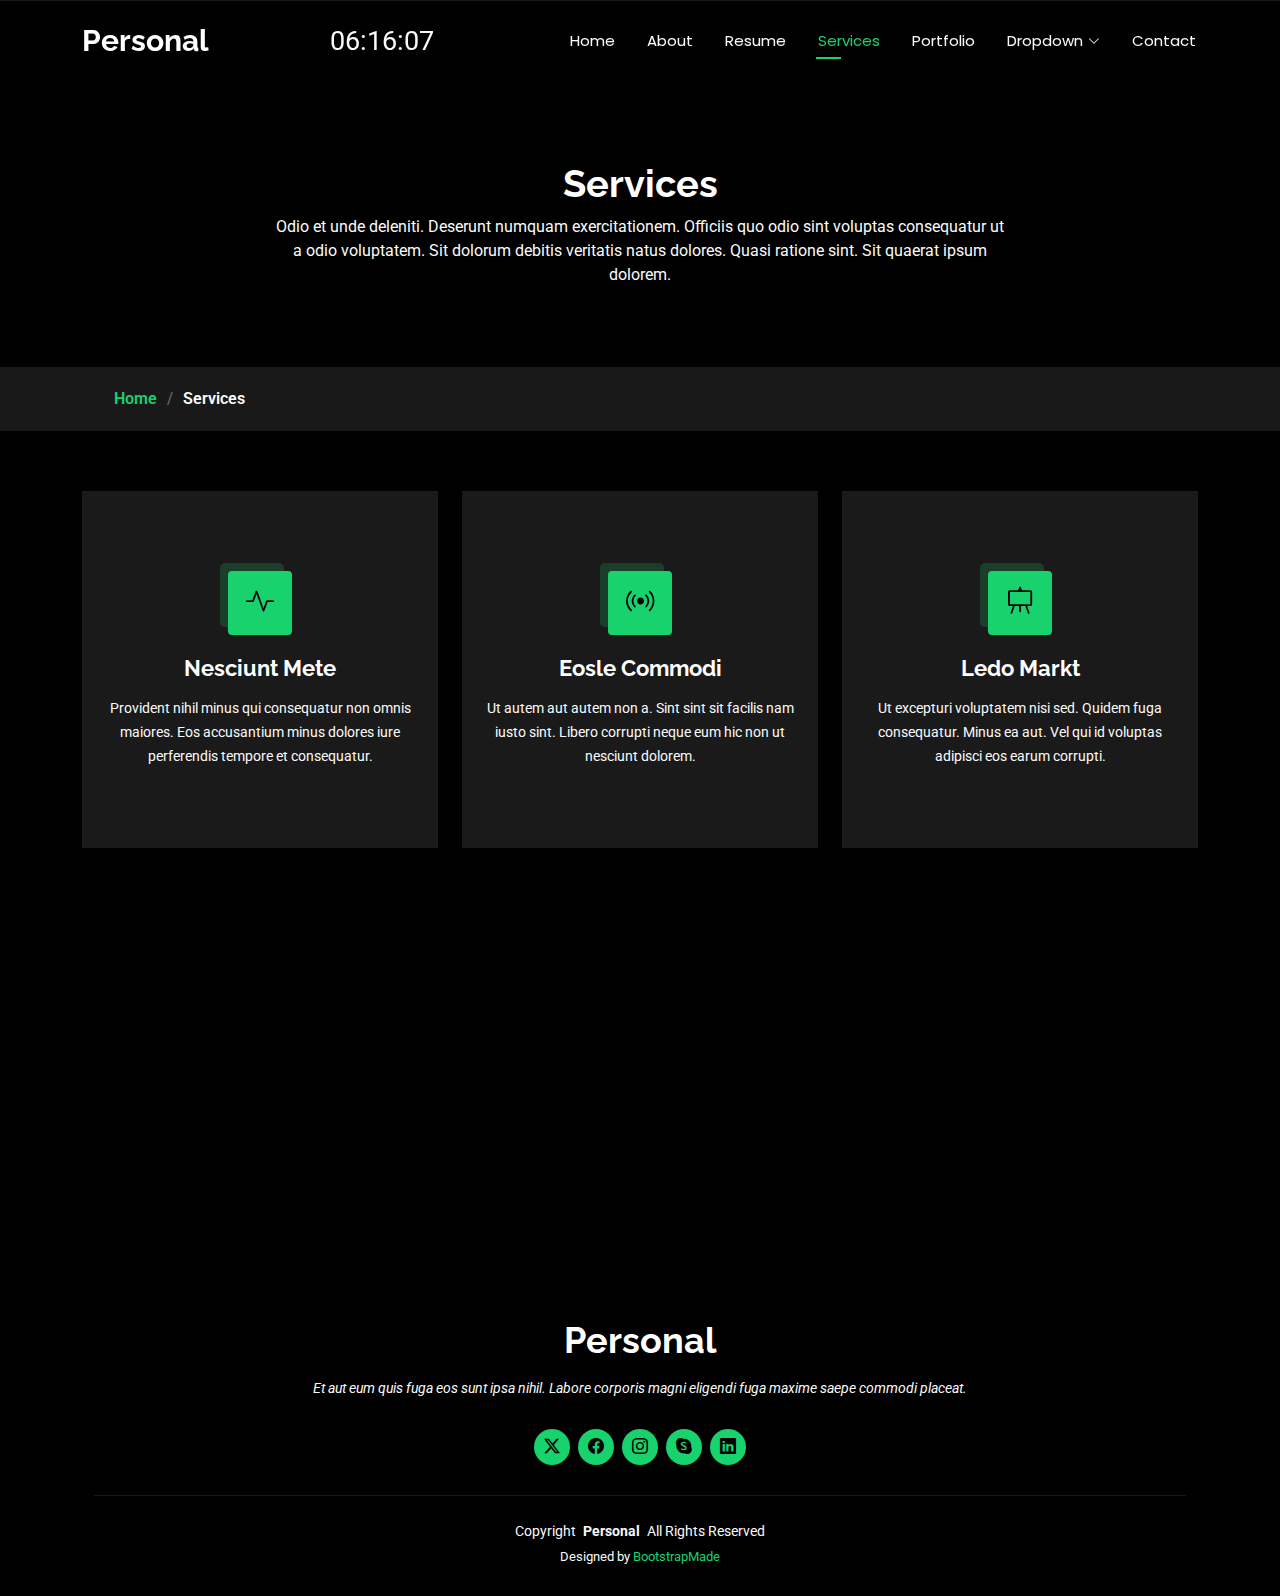
<file: services.html>
<!DOCTYPE html>
<html lang="en">

<head>
  <meta charset="utf-8">
  <meta content="width=device-width, initial-scale=1.0" name="viewport">
  <title>Services - Personal Bootstrap Template</title>
  <meta name="description" content="">
  <meta name="keywords" content="">

  <!-- Favicons -->
  <link href="assets/img/favicon.png" rel="icon">
  <link href="assets/img/apple-touch-icon.png" rel="apple-touch-icon">

  <!-- Fonts --> 
  <link href="https://fonts.googleapis.com" rel="preconnect">
  <link href="https://fonts.gstatic.com" rel="preconnect" crossorigin>
  <link href="https://fonts.googleapis.com/css2?family=Roboto:ital,wght@0,100;0,300;0,400;0,500;0,700;0,900;1,100;1,300;1,400;1,500;1,700;1,900&family=Poppins:ital,wght@0,100;0,200;0,300;0,400;0,500;0,600;0,700;0,800;0,900;1,100;1,200;1,300;1,400;1,500;1,600;1,700;1,800;1,900&family=Raleway:ital,wght@0,100;0,200;0,300;0,400;0,500;0,600;0,700;0,800;0,900;1,100;1,200;1,300;1,400;1,500;1,600;1,700;1,800;1,900&display=swap" rel="stylesheet">

  <!-- Vendor CSS Files -->
  <link href="assets/vendor/bootstrap/css/bootstrap.min.css" rel="stylesheet">
  <link href="assets/vendor/bootstrap-icons/bootstrap-icons.css" rel="stylesheet">
  <link href="assets/vendor/aos/aos.css" rel="stylesheet">
  <link href="assets/vendor/swiper/swiper-bundle.min.css" rel="stylesheet">
  <link href="assets/vendor/glightbox/css/glightbox.min.css" rel="stylesheet">

  <!-- Main CSS File -->
  <link href="assets/css/main.css" rel="stylesheet">

  <!-- =======================================================
  * Template Name: Personal
  * Template URL: https://bootstrapmade.com/personal-free-resume-bootstrap-template/
  * Updated: Nov 04 2024 with Bootstrap v5.3.3
  * Author: BootstrapMade.com
  * License: https://bootstrapmade.com/license/
  ======================================================== -->
</head>

<body class="services-page">

  <header id="header" class="header d-flex align-items-center fixed-top">
    <div class="container-fluid container-xl position-relative d-flex align-items-center justify-content-between">

      <a href="index.html" class="logo d-flex align-items-center">
        <!-- Uncomment the line below if you also wish to use an image logo -->
        <!-- <img src="assets/img/logo.png" alt=""> -->
        <h1 class="sitename">Personal</h1>
      </a>

      <!-- Clock -->
      <div class="clock-container">
        <div id="clock"></div>
      </div>

      <nav id="navmenu" class="navmenu">
        <ul>
          <li><a href="index.html">Home</a></li>
          <li><a href="about.html">About</a></li>
          <li><a href="resume.html">Resume</a></li>
          <li><a href="services.html" class="active">Services</a></li>
          <li><a href="portfolio.html">Portfolio</a></li>
          <li class="dropdown"><a href="#"><span>Dropdown</span> <i class="bi bi-chevron-down toggle-dropdown"></i></a>
            <ul>
              <li><a href="#">Dropdown 1</a></li>
              <li class="dropdown"><a href="#"><span>Deep Dropdown</span> <i class="bi bi-chevron-down toggle-dropdown"></i></a>
                <ul>
                  <li><a href="#">Deep Dropdown 1</a></li>
                  <li><a href="#">Deep Dropdown 2</a></li>
                  <li><a href="#">Deep Dropdown 3</a></li>
                  <li><a href="#">Deep Dropdown 4</a></li>
                  <li><a href="#">Deep Dropdown 5</a></li>
                </ul>
              </li>
              <li><a href="#">Dropdown 2</a></li>
              <li><a href="#">Dropdown 3</a></li>
              <li><a href="#">Dropdown 4</a></li>
            </ul>
          </li>
          <li><a href="contact.html">Contact</a></li>
        </ul>
        <i class="mobile-nav-toggle d-xl-none bi bi-list"></i>
      </nav>

    </div>
  </header>

  <main class="main">

    <!-- Page Title -->
    <div class="page-title" data-aos="fade">
      <div class="heading">
        <div class="container">
          <div class="row d-flex justify-content-center text-center">
            <div class="col-lg-8">
              <h1>Services</h1>
              <p class="mb-0">Odio et unde deleniti. Deserunt numquam exercitationem. Officiis quo odio sint voluptas consequatur ut a odio voluptatem. Sit dolorum debitis veritatis natus dolores. Quasi ratione sint. Sit quaerat ipsum dolorem.</p>
            </div>
          </div>
        </div>
      </div>
      <nav class="breadcrumbs">
        <div class="container">
          <ol>
            <li><a href="index.html">Home</a></li>
            <li class="current">Services</li>
          </ol>
        </div>
      </nav>
    </div><!-- End Page Title -->

    <!-- Services Section -->
    <section id="services" class="services section">

      <div class="container">

        <div class="row gy-4">

          <div class="col-lg-4 col-md-6" data-aos="fade-up" data-aos-delay="100">
            <div class="service-item  position-relative">
              <div class="icon">
                <i class="bi bi-activity"></i>
              </div>
              <a href="service-details.html" class="stretched-link">
                <h3>Nesciunt Mete</h3>
              </a>
              <p>Provident nihil minus qui consequatur non omnis maiores. Eos accusantium minus dolores iure perferendis tempore et consequatur.</p>
            </div>
          </div><!-- End Service Item -->

          <div class="col-lg-4 col-md-6" data-aos="fade-up" data-aos-delay="200">
            <div class="service-item position-relative">
              <div class="icon">
                <i class="bi bi-broadcast"></i>
              </div>
              <a href="service-details.html" class="stretched-link">
                <h3>Eosle Commodi</h3>
              </a>
              <p>Ut autem aut autem non a. Sint sint sit facilis nam iusto sint. Libero corrupti neque eum hic non ut nesciunt dolorem.</p>
            </div>
          </div><!-- End Service Item -->

          <div class="col-lg-4 col-md-6" data-aos="fade-up" data-aos-delay="300">
            <div class="service-item position-relative">
              <div class="icon">
                <i class="bi bi-easel"></i>
              </div>
              <a href="service-details.html" class="stretched-link">
                <h3>Ledo Markt</h3>
              </a>
              <p>Ut excepturi voluptatem nisi sed. Quidem fuga consequatur. Minus ea aut. Vel qui id voluptas adipisci eos earum corrupti.</p>
            </div>
          </div><!-- End Service Item -->

          <div class="col-lg-4 col-md-6" data-aos="fade-up" data-aos-delay="400">
            <div class="service-item position-relative">
              <div class="icon">
                <i class="bi bi-bounding-box-circles"></i>
              </div>
              <a href="service-details.html" class="stretched-link">
                <h3>Asperiores Commodit</h3>
              </a>
              <p>Non et temporibus minus omnis sed dolor esse consequatur. Cupiditate sed error ea fuga sit provident adipisci neque.</p>
              <a href="service-details.html" class="stretched-link"></a>
            </div>
          </div><!-- End Service Item -->

          <div class="col-lg-4 col-md-6" data-aos="fade-up" data-aos-delay="500">
            <div class="service-item position-relative">
              <div class="icon">
                <i class="bi bi-calendar4-week"></i>
              </div>
              <a href="service-details.html" class="stretched-link">
                <h3>Velit Doloremque</h3>
              </a>
              <p>Cumque et suscipit saepe. Est maiores autem enim facilis ut aut ipsam corporis aut. Sed animi at autem alias eius labore.</p>
              <a href="service-details.html" class="stretched-link"></a>
            </div>
          </div><!-- End Service Item -->

          <div class="col-lg-4 col-md-6" data-aos="fade-up" data-aos-delay="600">
            <div class="service-item position-relative">
              <div class="icon">
                <i class="bi bi-chat-square-text"></i>
              </div>
              <a href="service-details.html" class="stretched-link">
                <h3>Dolori Architecto</h3>
              </a>
              <p>Hic molestias ea quibusdam eos. Fugiat enim doloremque aut neque non et debitis iure. Corrupti recusandae ducimus enim.</p>
              <a href="service-details.html" class="stretched-link"></a>
            </div>
          </div><!-- End Service Item -->

        </div>

      </div>

    </section><!-- /Services Section -->

  </main>

  <footer id="footer" class="footer dark-background">
    <div class="container">
      <h3 class="sitename">Personal</h3>
      <p>Et aut eum quis fuga eos sunt ipsa nihil. Labore corporis magni eligendi fuga maxime saepe commodi placeat.</p>
      <div class="social-links d-flex justify-content-center">
        <a href=""><i class="bi bi-twitter-x"></i></a>
        <a href=""><i class="bi bi-facebook"></i></a>
        <a href=""><i class="bi bi-instagram"></i></a>
        <a href=""><i class="bi bi-skype"></i></a>
        <a href=""><i class="bi bi-linkedin"></i></a>
      </div>
      <div class="container">
        <div class="copyright">
          <span>Copyright</span> <strong class="px-1 sitename">Personal</strong> <span>All Rights Reserved</span>
        </div>
        <div class="credits">
          <!-- All the links in the footer should remain intact. -->
          <!-- You can delete the links only if you've purchased the pro version. -->
          <!-- Licensing information: https://bootstrapmade.com/license/ -->
          <!-- Purchase the pro version with working PHP/AJAX contact form: [buy-url] -->
          Designed by <a href="https://bootstrapmade.com/">BootstrapMade</a>
        </div>
      </div>
    </div>
  </footer>

  <!-- Scroll Top -->
  <a href="#" id="scroll-top" class="scroll-top d-flex align-items-center justify-content-center"><i class="bi bi-arrow-up-short"></i></a>

  <!-- Preloader -->
  <div id="preloader"></div>

  <!-- Vendor JS Files -->
  <script src="assets/vendor/bootstrap/js/bootstrap.bundle.min.js"></script>
  <script src="assets/vendor/php-email-form/validate.js"></script>
  <script src="assets/vendor/aos/aos.js"></script>
  <script src="assets/vendor/typed.js/typed.umd.js"></script>
  <script src="assets/vendor/purecounter/purecounter_vanilla.js"></script>
  <script src="assets/vendor/waypoints/noframework.waypoints.js"></script>
  <script src="assets/vendor/swiper/swiper-bundle.min.js"></script>
  <script src="assets/vendor/glightbox/js/glightbox.min.js"></script>
  <script src="assets/vendor/imagesloaded/imagesloaded.pkgd.min.js"></script>
  <script src="assets/vendor/isotope-layout/isotope.pkgd.min.js"></script>

  <!-- Main JS File -->
  <script src="assets/js/main.js"></script>

</body>

</html>
</file>
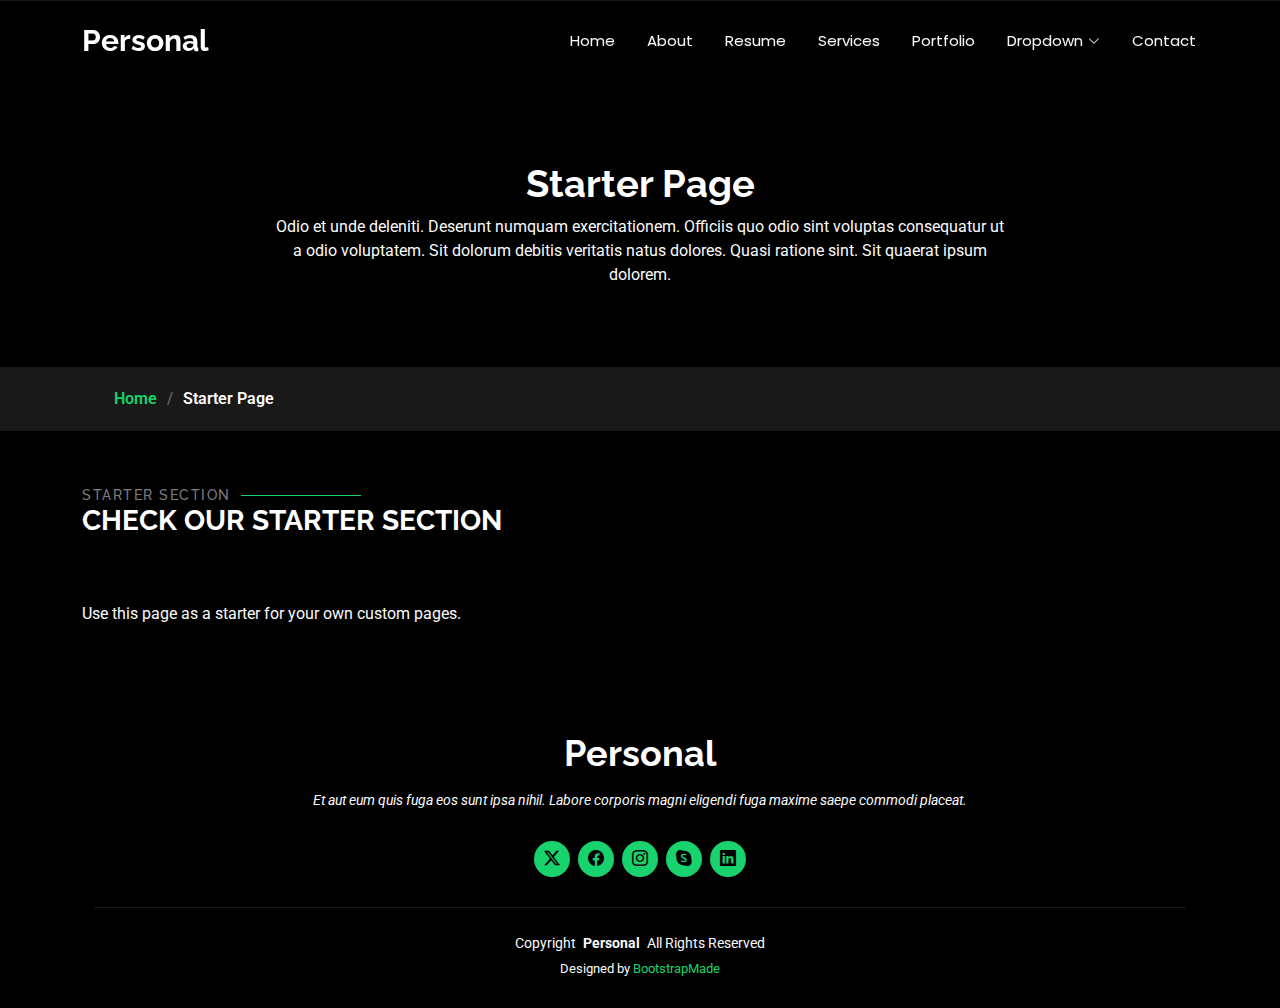
<file: starter-page.html>
<!DOCTYPE html>
<html lang="en">

<head>
  <meta charset="utf-8">
  <meta content="width=device-width, initial-scale=1.0" name="viewport">
  <title>Starter Page - Personal Bootstrap Template</title>
  <meta name="description" content="">
  <meta name="keywords" content="">

  <!-- Favicons -->
  <link href="assets/img/favicon.png" rel="icon">
  <link href="assets/img/apple-touch-icon.png" rel="apple-touch-icon">

  <!-- Fonts -->
  <link href="https://fonts.googleapis.com" rel="preconnect">
  <link href="https://fonts.gstatic.com" rel="preconnect" crossorigin>
  <link href="https://fonts.googleapis.com/css2?family=Roboto:ital,wght@0,100;0,300;0,400;0,500;0,700;0,900;1,100;1,300;1,400;1,500;1,700;1,900&family=Poppins:ital,wght@0,100;0,200;0,300;0,400;0,500;0,600;0,700;0,800;0,900;1,100;1,200;1,300;1,400;1,500;1,600;1,700;1,800;1,900&family=Raleway:ital,wght@0,100;0,200;0,300;0,400;0,500;0,600;0,700;0,800;0,900;1,100;1,200;1,300;1,400;1,500;1,600;1,700;1,800;1,900&display=swap" rel="stylesheet">

  <!-- Vendor CSS Files -->
  <link href="assets/vendor/bootstrap/css/bootstrap.min.css" rel="stylesheet">
  <link href="assets/vendor/bootstrap-icons/bootstrap-icons.css" rel="stylesheet">
  <link href="assets/vendor/aos/aos.css" rel="stylesheet">
  <link href="assets/vendor/swiper/swiper-bundle.min.css" rel="stylesheet">
  <link href="assets/vendor/glightbox/css/glightbox.min.css" rel="stylesheet">

  <!-- Main CSS File -->
  <link href="assets/css/main.css" rel="stylesheet">

  <!-- =======================================================
  * Template Name: Personal
  * Template URL: https://bootstrapmade.com/personal-free-resume-bootstrap-template/
  * Updated: Nov 04 2024 with Bootstrap v5.3.3
  * Author: BootstrapMade.com
  * License: https://bootstrapmade.com/license/
  ======================================================== -->
</head>

<body class="starter-page-page">

  <header id="header" class="header d-flex align-items-center fixed-top">
    <div class="container-fluid container-xl position-relative d-flex align-items-center justify-content-between">

      <a href="index.html" class="logo d-flex align-items-center">
        <!-- Uncomment the line below if you also wish to use an image logo -->
        <!-- <img src="assets/img/logo.png" alt=""> -->
        <h1 class="sitename">Personal</h1>
      </a>

      <nav id="navmenu" class="navmenu">
        <ul>
          <li><a href="index.html">Home</a></li>
          <li><a href="about.html">About</a></li>
          <li><a href="resume.html">Resume</a></li>
          <li><a href="services.html">Services</a></li>
          <li><a href="portfolio.html">Portfolio</a></li>
          <li class="dropdown"><a href="#"><span>Dropdown</span> <i class="bi bi-chevron-down toggle-dropdown"></i></a>
            <ul>
              <li><a href="#">Dropdown 1</a></li>
              <li class="dropdown"><a href="#"><span>Deep Dropdown</span> <i class="bi bi-chevron-down toggle-dropdown"></i></a>
                <ul>
                  <li><a href="#">Deep Dropdown 1</a></li>
                  <li><a href="#">Deep Dropdown 2</a></li>
                  <li><a href="#">Deep Dropdown 3</a></li>
                  <li><a href="#">Deep Dropdown 4</a></li>
                  <li><a href="#">Deep Dropdown 5</a></li>
                </ul>
              </li>
              <li><a href="#">Dropdown 2</a></li>
              <li><a href="#">Dropdown 3</a></li>
              <li><a href="#">Dropdown 4</a></li>
            </ul>
          </li>
          <li><a href="contact.html">Contact</a></li>
        </ul>
        <i class="mobile-nav-toggle d-xl-none bi bi-list"></i>
      </nav>

    </div>
  </header>

  <main class="main">

    <!-- Page Title -->
    <div class="page-title" data-aos="fade">
      <div class="heading">
        <div class="container">
          <div class="row d-flex justify-content-center text-center">
            <div class="col-lg-8">
              <h1>Starter Page</h1>
              <p class="mb-0">Odio et unde deleniti. Deserunt numquam exercitationem. Officiis quo odio sint voluptas consequatur ut a odio voluptatem. Sit dolorum debitis veritatis natus dolores. Quasi ratione sint. Sit quaerat ipsum dolorem.</p>
            </div>
          </div>
        </div>
      </div>
      <nav class="breadcrumbs">
        <div class="container">
          <ol>
            <li><a href="index.html">Home</a></li>
            <li class="current">Starter Page</li>
          </ol>
        </div>
      </nav>
    </div><!-- End Page Title -->

    <!-- Starter Section Section -->
    <section id="starter-section" class="starter-section section">

      <!-- Section Title -->
      <div class="container section-title" data-aos="fade-up">
        <h2>Starter Section</h2>
        <div><span>Check Our</span> <span class="description-title">Starter Section</span></div>
      </div><!-- End Section Title -->

      <div class="container" data-aos="fade-up">
        <p>Use this page as a starter for your own custom pages.</p>
      </div>

    </section><!-- /Starter Section Section -->

  </main>

  <footer id="footer" class="footer dark-background">
    <div class="container">
      <h3 class="sitename">Personal</h3>
      <p>Et aut eum quis fuga eos sunt ipsa nihil. Labore corporis magni eligendi fuga maxime saepe commodi placeat.</p>
      <div class="social-links d-flex justify-content-center">
        <a href=""><i class="bi bi-twitter-x"></i></a>
        <a href=""><i class="bi bi-facebook"></i></a>
        <a href=""><i class="bi bi-instagram"></i></a>
        <a href=""><i class="bi bi-skype"></i></a>
        <a href=""><i class="bi bi-linkedin"></i></a>
      </div>
      <div class="container">
        <div class="copyright">
          <span>Copyright</span> <strong class="px-1 sitename">Personal</strong> <span>All Rights Reserved</span>
        </div>
        <div class="credits">
          <!-- All the links in the footer should remain intact. -->
          <!-- You can delete the links only if you've purchased the pro version. -->
          <!-- Licensing information: https://bootstrapmade.com/license/ -->
          <!-- Purchase the pro version with working PHP/AJAX contact form: [buy-url] -->
          Designed by <a href="https://bootstrapmade.com/">BootstrapMade</a>
        </div>
      </div>
    </div>
  </footer>

  <!-- Scroll Top -->
  <a href="#" id="scroll-top" class="scroll-top d-flex align-items-center justify-content-center"><i class="bi bi-arrow-up-short"></i></a>

  <!-- Preloader -->
  <div id="preloader"></div>

  <!-- Vendor JS Files -->
  <script src="assets/vendor/bootstrap/js/bootstrap.bundle.min.js"></script>
  <script src="assets/vendor/php-email-form/validate.js"></script>
  <script src="assets/vendor/aos/aos.js"></script>
  <script src="assets/vendor/typed.js/typed.umd.js"></script>
  <script src="assets/vendor/purecounter/purecounter_vanilla.js"></script>
  <script src="assets/vendor/waypoints/noframework.waypoints.js"></script>
  <script src="assets/vendor/swiper/swiper-bundle.min.js"></script>
  <script src="assets/vendor/glightbox/js/glightbox.min.js"></script>
  <script src="assets/vendor/imagesloaded/imagesloaded.pkgd.min.js"></script>
  <script src="assets/vendor/isotope-layout/isotope.pkgd.min.js"></script>

  <!-- Main JS File -->
  <script src="assets/js/main.js"></script>

</body>

</html>
</file>
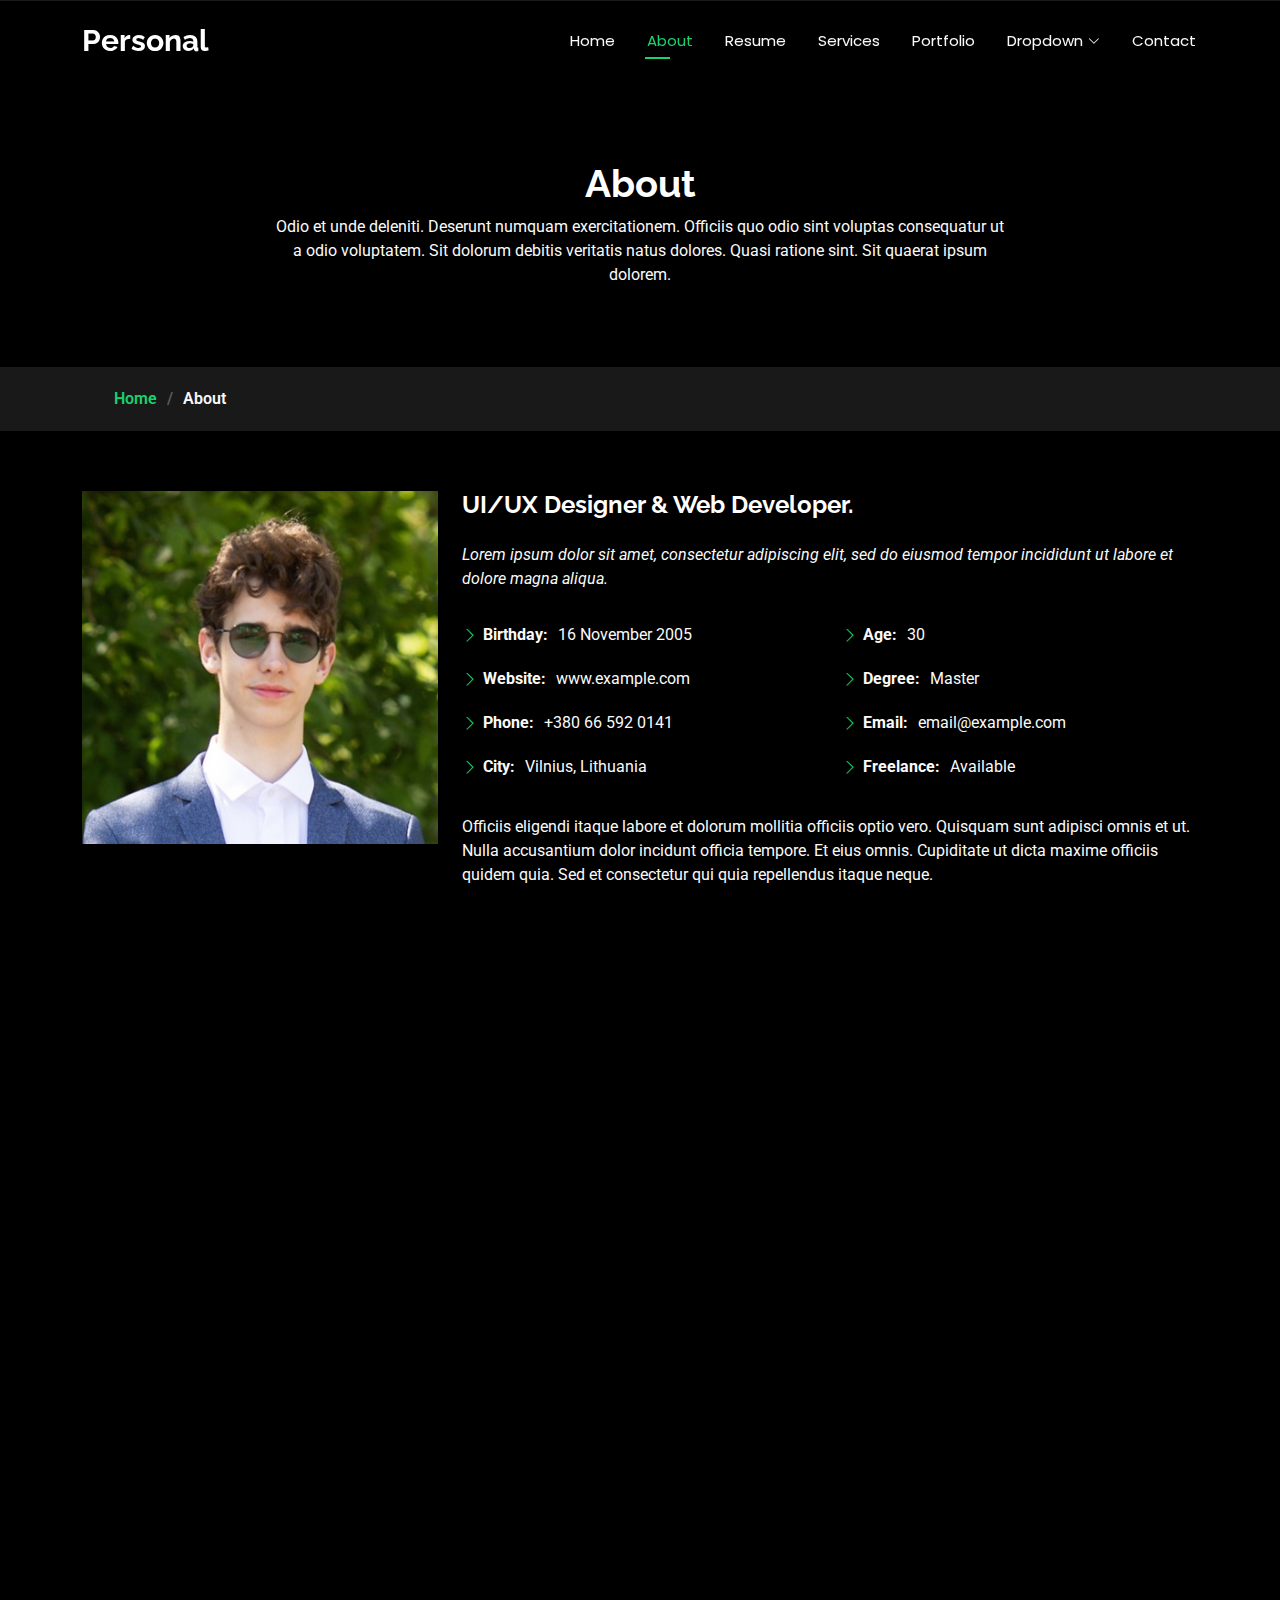
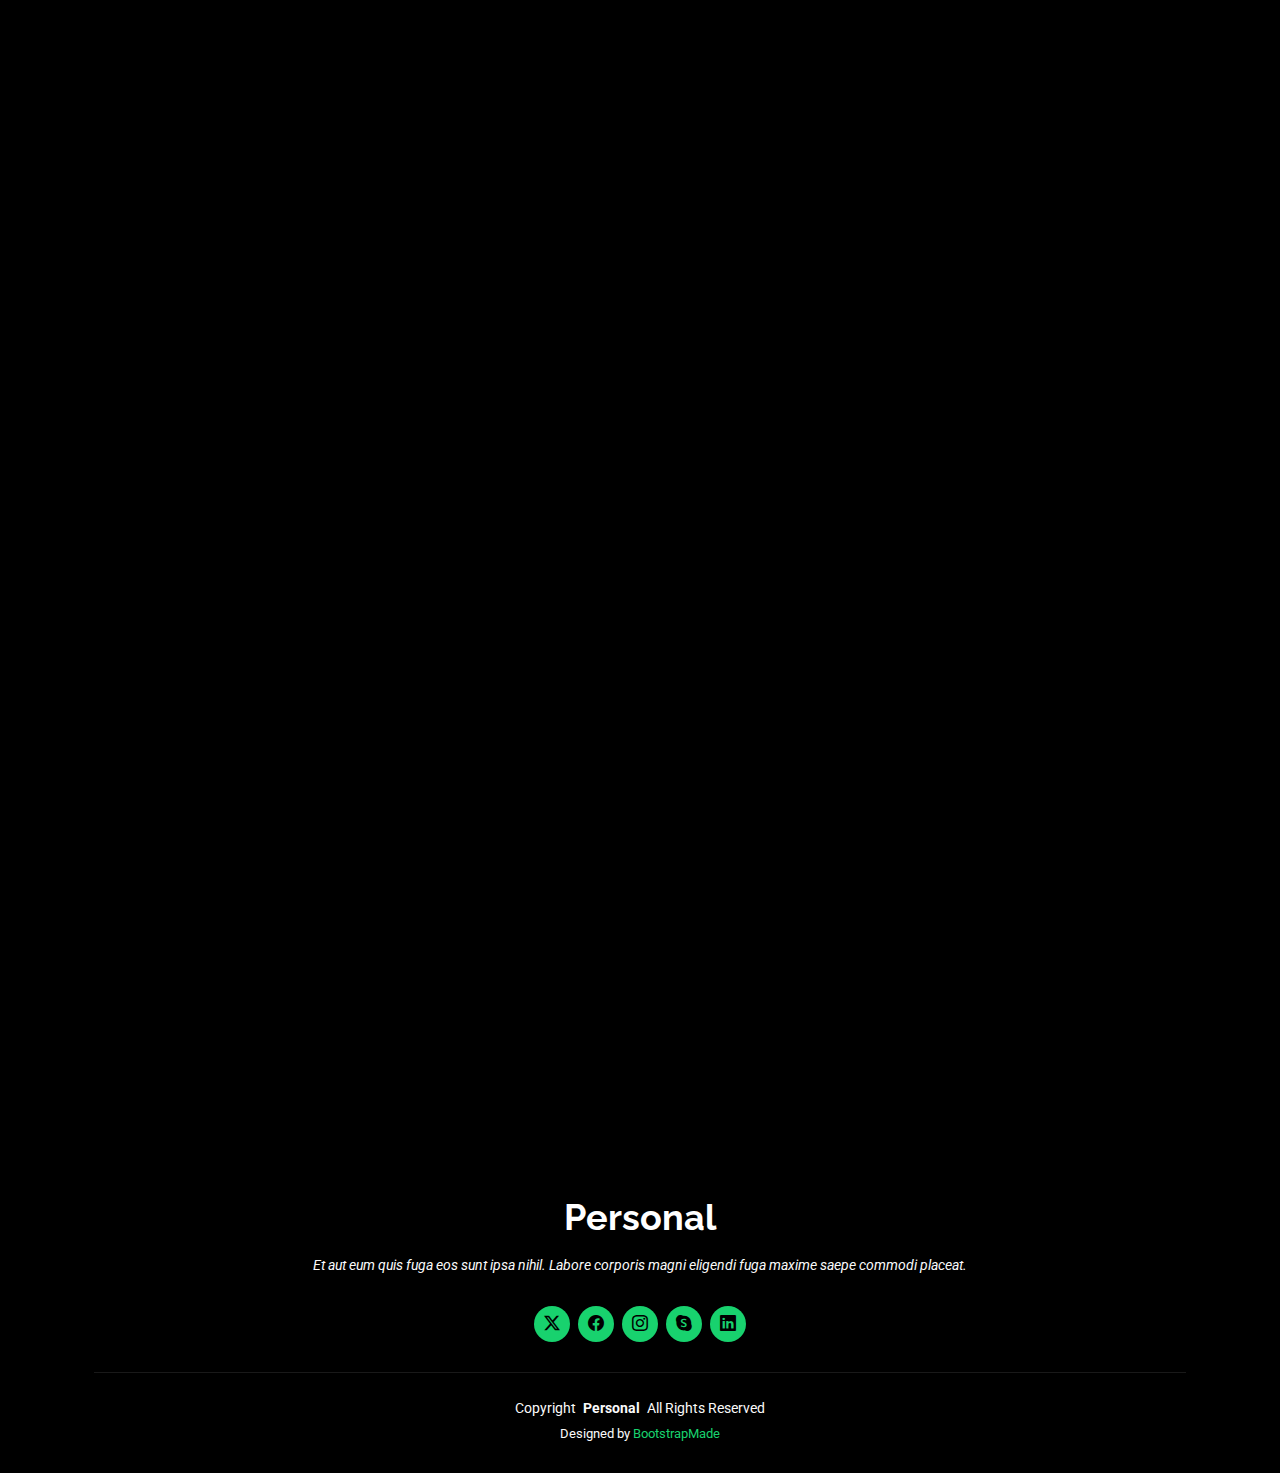
<file: Personal/about.html>
<!DOCTYPE html>
<html lang="en">

<head>
  <meta charset="utf-8">
  <meta content="width=device-width, initial-scale=1.0" name="viewport">
  <title>About - Personal Bootstrap Template</title>
  <meta name="description" content="">
  <meta name="keywords" content="">

  <!-- Favicons -->
  <link href="assets/img/favicon.png" rel="icon">
  <link href="assets/img/apple-touch-icon.png" rel="apple-touch-icon">

  <!-- Fonts -->
  <link href="https://fonts.googleapis.com" rel="preconnect">
  <link href="https://fonts.gstatic.com" rel="preconnect" crossorigin>
  <link href="https://fonts.googleapis.com/css2?family=Roboto:ital,wght@0,100;0,300;0,400;0,500;0,700;0,900;1,100;1,300;1,400;1,500;1,700;1,900&family=Poppins:ital,wght@0,100;0,200;0,300;0,400;0,500;0,600;0,700;0,800;0,900;1,100;1,200;1,300;1,400;1,500;1,600;1,700;1,800;1,900&family=Raleway:ital,wght@0,100;0,200;0,300;0,400;0,500;0,600;0,700;0,800;0,900;1,100;1,200;1,300;1,400;1,500;1,600;1,700;1,800;1,900&display=swap" rel="stylesheet">

  <!-- Vendor CSS Files -->
  <link href="assets/vendor/bootstrap/css/bootstrap.min.css" rel="stylesheet">
  <link href="assets/vendor/bootstrap-icons/bootstrap-icons.css" rel="stylesheet">
  <link href="assets/vendor/aos/aos.css" rel="stylesheet">
  <link href="assets/vendor/swiper/swiper-bundle.min.css" rel="stylesheet">
  <link href="assets/vendor/glightbox/css/glightbox.min.css" rel="stylesheet">

  <!-- Main CSS File -->
  <link href="assets/css/main.css" rel="stylesheet">

  <!-- =======================================================
  * Template Name: Personal
  * Template URL: https://bootstrapmade.com/personal-free-resume-bootstrap-template/
  * Updated: Nov 04 2024 with Bootstrap v5.3.3
  * Author: BootstrapMade.com
  * License: https://bootstrapmade.com/license/
  ======================================================== -->
</head>

<body class="about-page">

  <header id="header" class="header d-flex align-items-center fixed-top">
    <div class="container-fluid container-xl position-relative d-flex align-items-center justify-content-between">

      <a href="index.html" class="logo d-flex align-items-center">
        <!-- Uncomment the line below if you also wish to use an image logo -->
        <!-- <img src="assets/img/logo.png" alt=""> -->
        <h1 class="sitename">Personal</h1>
      </a>

      <nav id="navmenu" class="navmenu">
        <ul>
          <li><a href="index.html">Home</a></li>
          <li><a href="about.html" class="active">About</a></li>
          <li><a href="resume.html">Resume</a></li>
          <li><a href="services.html">Services</a></li>
          <li><a href="portfolio.html">Portfolio</a></li>
          <li class="dropdown"><a href="#"><span>Dropdown</span> <i class="bi bi-chevron-down toggle-dropdown"></i></a>
            <ul>
              <li><a href="#">Dropdown 1</a></li>
              <li class="dropdown"><a href="#"><span>Deep Dropdown</span> <i class="bi bi-chevron-down toggle-dropdown"></i></a>
                <ul>
                  <li><a href="#">Deep Dropdown 1</a></li>
                  <li><a href="#">Deep Dropdown 2</a></li>
                  <li><a href="#">Deep Dropdown 3</a></li>
                  <li><a href="#">Deep Dropdown 4</a></li>
                  <li><a href="#">Deep Dropdown 5</a></li>
                </ul>
              </li>
              <li><a href="#">Dropdown 2</a></li>
              <li><a href="#">Dropdown 3</a></li>
              <li><a href="#">Dropdown 4</a></li>
            </ul>
          </li>
          <li><a href="contact.html">Contact</a></li>
        </ul>
        <i class="mobile-nav-toggle d-xl-none bi bi-list"></i>
      </nav>

    </div>
  </header>

  <main class="main">

    <!-- Page Title -->
    <div class="page-title" data-aos="fade">
      <div class="heading">
        <div class="container">
          <div class="row d-flex justify-content-center text-center">
            <div class="col-lg-8">
              <h1>About</h1>
              <p class="mb-0">Odio et unde deleniti. Deserunt numquam exercitationem. Officiis quo odio sint voluptas consequatur ut a odio voluptatem. Sit dolorum debitis veritatis natus dolores. Quasi ratione sint. Sit quaerat ipsum dolorem.</p>
            </div>
          </div>
        </div>
      </div>
      <nav class="breadcrumbs">
        <div class="container">
          <ol>
            <li><a href="index.html">Home</a></li>
            <li class="current">About</li>
          </ol>
        </div>
      </nav>
    </div><!-- End Page Title -->

    <!-- About Section -->
    <section id="about" class="about section">

      <div class="container" data-aos="fade-up" data-aos-delay="100">

        <div class="row gy-4 justify-content-center">
          <div class="col-lg-4">
            <img src="assets/img/profile-img.jpg" class="img-fluid" alt="">
          </div>
          <div class="col-lg-8 content">
            <h2>UI/UX Designer &amp; Web Developer.</h2>
            <p class="fst-italic py-3">
              Lorem ipsum dolor sit amet, consectetur adipiscing elit, sed do eiusmod tempor incididunt ut labore et dolore
              magna aliqua.
            </p>
            <div class="row">
              <div class="col-lg-6">
                <ul>
                  <li><i class="bi bi-chevron-right"></i> <strong>Birthday:</strong> <span>16 November 2005</span></li>
                  <li><i class="bi bi-chevron-right"></i> <strong>Website:</strong> <span>www.example.com</span></li>
                  <li><i class="bi bi-chevron-right"></i> <strong>Phone:</strong> <span>+380 66 592 0141</span></li>
                  <li><i class="bi bi-chevron-right"></i> <strong>City:</strong> <span>Vilnius, Lithuania</span></li>
                </ul>
              </div>
              <div class="col-lg-6">
                <ul>
                  <li><i class="bi bi-chevron-right"></i> <strong>Age:</strong> <span>30</span></li>
                  <li><i class="bi bi-chevron-right"></i> <strong>Degree:</strong> <span>Master</span></li>
                  <li><i class="bi bi-chevron-right"></i> <strong>Email:</strong> <span>email@example.com</span></li>
                  <li><i class="bi bi-chevron-right"></i> <strong>Freelance:</strong> <span>Available</span></li>
                </ul>
              </div>
            </div>
            <p class="py-3">
              Officiis eligendi itaque labore et dolorum mollitia officiis optio vero. Quisquam sunt adipisci omnis et ut. Nulla accusantium dolor incidunt officia tempore. Et eius omnis.
              Cupiditate ut dicta maxime officiis quidem quia. Sed et consectetur qui quia repellendus itaque neque.
            </p>
          </div>
        </div>

      </div>

    </section><!-- /About Section -->

    <!-- Stats Section -->
    <section id="stats" class="stats section">

      <div class="container" data-aos="fade-up" data-aos-delay="100">

        <div class="row gy-4">

          <div class="col-lg-3 col-md-6 d-flex flex-column align-items-center">
            <i class="bi bi-emoji-smile"></i>
            <div class="stats-item">
              <span data-purecounter-start="0" data-purecounter-end="232" data-purecounter-duration="1" class="purecounter"></span>
              <p>Happy Clients</p>
            </div>
          </div><!-- End Stats Item -->

          <div class="col-lg-3 col-md-6 d-flex flex-column align-items-center">
            <i class="bi bi-journal-richtext"></i>
            <div class="stats-item">
              <span data-purecounter-start="0" data-purecounter-end="521" data-purecounter-duration="1" class="purecounter"></span>
              <p>Projects</p>
            </div>
          </div><!-- End Stats Item -->

          <div class="col-lg-3 col-md-6 d-flex flex-column align-items-center">
            <i class="bi bi-headset"></i>
            <div class="stats-item">
              <span data-purecounter-start="0" data-purecounter-end="1463" data-purecounter-duration="1" class="purecounter"></span>
              <p>Hours Of Support</p>
            </div>
          </div><!-- End Stats Item -->

          <div class="col-lg-3 col-md-6 d-flex flex-column align-items-center">
            <i class="bi bi-people"></i>
            <div class="stats-item">
              <span data-purecounter-start="0" data-purecounter-end="15" data-purecounter-duration="1" class="purecounter"></span>
              <p>Hard Workers</p>
            </div>
          </div><!-- End Stats Item -->

        </div>

      </div>

    </section><!-- /Stats Section -->

    <!-- Skills Section -->
    <section id="skills" class="skills section">

      <!-- Section Title -->
      <div class="container section-title" data-aos="fade-up">
        <h2>Skills</h2>
        <div><span>My</span> <span class="description-title">Skills</span></div>
      </div><!-- End Section Title -->

      <div class="container" data-aos="fade-up" data-aos-delay="100">

        <div class="row skills-content skills-animation">

          <div class="col-lg-6">

            <div class="progress">
              <span class="skill"><span>HTML</span> <i class="val">100%</i></span>
              <div class="progress-bar-wrap">
                <div class="progress-bar" role="progressbar" aria-valuenow="100" aria-valuemin="0" aria-valuemax="100"></div>
              </div>
            </div><!-- End Skills Item -->

            <div class="progress">
              <span class="skill"><span>CSS</span> <i class="val">90%</i></span>
              <div class="progress-bar-wrap">
                <div class="progress-bar" role="progressbar" aria-valuenow="90" aria-valuemin="0" aria-valuemax="100"></div>
              </div>
            </div><!-- End Skills Item -->

            <div class="progress">
              <span class="skill"><span>JavaScript</span> <i class="val">75%</i></span>
              <div class="progress-bar-wrap">
                <div class="progress-bar" role="progressbar" aria-valuenow="75" aria-valuemin="0" aria-valuemax="100"></div>
              </div>
            </div><!-- End Skills Item -->

          </div>

          <div class="col-lg-6">

            <div class="progress">
              <span class="skill"><span>PHP</span> <i class="val">80%</i></span>
              <div class="progress-bar-wrap">
                <div class="progress-bar" role="progressbar" aria-valuenow="80" aria-valuemin="0" aria-valuemax="100"></div>
              </div>
            </div><!-- End Skills Item -->

            <div class="progress">
              <span class="skill"><span>WordPress/CMS</span> <i class="val">90%</i></span>
              <div class="progress-bar-wrap">
                <div class="progress-bar" role="progressbar" aria-valuenow="90" aria-valuemin="0" aria-valuemax="100"></div>
              </div>
            </div><!-- End Skills Item -->

            <div class="progress">
              <span class="skill"><span>Photoshop</span> <i class="val">55%</i></span>
              <div class="progress-bar-wrap">
                <div class="progress-bar" role="progressbar" aria-valuenow="55" aria-valuemin="0" aria-valuemax="100"></div>
              </div>
            </div><!-- End Skills Item -->

          </div>

        </div>

      </div>

    </section><!-- /Skills Section -->

    <!-- Interests Section -->
    <section id="interests" class="interests section">

      <!-- Section Title -->
      <div class="container section-title" data-aos="fade-up">
        <h2>Features</h2>
        <div><span>I'm</span> <span class="description-title">interested in</span></div>
      </div><!-- End Section Title -->

      <div class="container">

        <div class="row gy-4">

          <div class="col-lg-3 col-md-4" data-aos="fade-up" data-aos-delay="100">
            <div class="features-item">
              <i class="bi bi-eye" style="color: #ffbb2c;"></i>
              <h3><a href="" class="stretched-link">Lorem Ipsum</a></h3>
            </div>
          </div><!-- End Feature Item -->

          <div class="col-lg-3 col-md-4" data-aos="fade-up" data-aos-delay="200">
            <div class="features-item">
              <i class="bi bi-infinity" style="color: #5578ff;"></i>
              <h3><a href="" class="stretched-link">Dolor Sitema</a></h3>
            </div>
          </div><!-- End Feature Item -->

          <div class="col-lg-3 col-md-4" data-aos="fade-up" data-aos-delay="300">
            <div class="features-item">
              <i class="bi bi-mortarboard" style="color: #e80368;"></i>
              <h3><a href="" class="stretched-link">Sed perspiciatis</a></h3>
            </div>
          </div><!-- End Feature Item -->

          <div class="col-lg-3 col-md-4" data-aos="fade-up" data-aos-delay="400">
            <div class="features-item">
              <i class="bi bi-nut" style="color: #e361ff;"></i>
              <h3><a href="" class="stretched-link">Magni Dolores</a></h3>
            </div>
          </div><!-- End Feature Item -->

          <div class="col-lg-3 col-md-4" data-aos="fade-up" data-aos-delay="500">
            <div class="features-item">
              <i class="bi bi-shuffle" style="color: #47aeff;"></i>
              <h3><a href="" class="stretched-link">Nemo Enim</a></h3>
            </div>
          </div><!-- End Feature Item -->

          <div class="col-lg-3 col-md-4" data-aos="fade-up" data-aos-delay="600">
            <div class="features-item">
              <i class="bi bi-star" style="color: #ffa76e;"></i>
              <h3><a href="" class="stretched-link">Eiusmod Tempor</a></h3>
            </div>
          </div><!-- End Feature Item -->

          <div class="col-lg-3 col-md-4" data-aos="fade-up" data-aos-delay="700">
            <div class="features-item">
              <i class="bi bi-x-diamond" style="color: #11dbcf;"></i>
              <h3><a href="" class="stretched-link">Midela Teren</a></h3>
            </div>
          </div><!-- End Feature Item -->

          <div class="col-lg-3 col-md-4" data-aos="fade-up" data-aos-delay="800">
            <div class="features-item">
              <i class="bi bi-camera-video" style="color: #4233ff;"></i>
              <h3><a href="" class="stretched-link">Pira Neve</a></h3>
            </div>
          </div><!-- End Feature Item -->

          <div class="col-lg-3 col-md-4" data-aos="fade-up" data-aos-delay="900">
            <div class="features-item">
              <i class="bi bi-command" style="color: #b2904f;"></i>
              <h3><a href="" class="stretched-link">Dirada Pack</a></h3>
            </div>
          </div><!-- End Feature Item -->

          <div class="col-lg-3 col-md-4" data-aos="fade-up" data-aos-delay="1000">
            <div class="features-item">
              <i class="bi bi-dribbble" style="color: #b20969;"></i>
              <h3><a href="" class="stretched-link">Moton Ideal</a></h3>
            </div>
          </div><!-- End Feature Item -->

          <div class="col-lg-3 col-md-4" data-aos="fade-up" data-aos-delay="1100">
            <div class="features-item">
              <i class="bi bi-activity" style="color: #ff5828;"></i>
              <h3><a href="" class="stretched-link">Verdo Park</a></h3>
            </div>
          </div><!-- End Feature Item -->

          <div class="col-lg-3 col-md-4" data-aos="fade-up" data-aos-delay="1200">
            <div class="features-item">
              <i class="bi bi-brightness-high" style="color: #29cc61;"></i>
              <h3><a href="" class="stretched-link">Flavor Nivelanda</a></h3>
            </div>
          </div><!-- End Feature Item -->

        </div>

      </div>

    </section><!-- /Interests Section -->

    <!-- Testimonials Section -->
    <section id="testimonials" class="testimonials section">

      <!-- Section Title -->
      <div class="container section-title" data-aos="fade-up">
        <h2>Testimonials</h2>
        <div><span>Check my</span> <span class="description-title">Testimonials</span></div>
      </div><!-- End Section Title -->

      <div class="container" data-aos="fade-up" data-aos-delay="100">

        <div class="swiper init-swiper" data-speed="600" data-delay="5000">
          <script type="application/json" class="swiper-config">
            {
              "loop": true,
              "speed": 600,
              "autoplay": {
                "delay": 5000
              },
              "slidesPerView": "auto",
              "pagination": {
                "el": ".swiper-pagination",
                "type": "bullets",
                "clickable": true
              },
              "breakpoints": {
                "320": {
                  "slidesPerView": 1,
                  "spaceBetween": 40
                },
                "1200": {
                  "slidesPerView": 3,
                  "spaceBetween": 20
                }
              }
            }
          </script>
          <div class="swiper-wrapper">

            <div class="swiper-slide">
              <div class="testimonial-item">
                <p>
                  <span>Proin iaculis purus consequat sem cure digni ssim donec porttitora entum suscipit rhoncus. Accusantium quam, ultricies eget id, aliquam eget nibh et. Maecen aliquam, risus at semper.</span>
                  <i class="bi bi-quote quote-icon-right"></i>
                </p>
                <img src="assets/img/testimonials/testimonials-1.jpg" class="testimonial-img" alt="">
                <h3>Saul Goodman</h3>
                <h4>Ceo &amp; Founder</h4>
              </div>
            </div><!-- End testimonial item -->

            <div class="swiper-slide">
              <div class="testimonial-item">
                <p>
                  <i class="bi bi-quote quote-icon-left"></i>
                  <span>Export tempor illum tamen malis malis eram quae irure esse labore quem cillum quid malis quorum velit fore eram velit sunt aliqua noster fugiat irure amet legam anim culpa.</span>
                  <i class="bi bi-quote quote-icon-right"></i>
                </p>
                <img src="assets/img/testimonials/testimonials-2.jpg" class="testimonial-img" alt="">
                <h3>Sara Wilsson</h3>
                <h4>Designer</h4>
              </div>
            </div><!-- End testimonial item -->

            <div class="swiper-slide">
              <div class="testimonial-item">
                <p>
                  <i class="bi bi-quote quote-icon-left"></i>
                  <span>Enim nisi quem export duis labore cillum quae magna enim sint quorum nulla quem veniam duis minim tempor labore quem eram duis noster aute amet eram fore quis sint minim.</span>
                  <i class="bi bi-quote quote-icon-right"></i>
                </p>
                <img src="assets/img/testimonials/testimonials-3.jpg" class="testimonial-img" alt="">
                <h3>Jena Karlis</h3>
                <h4>Store Owner</h4>
              </div>
            </div><!-- End testimonial item -->

            <div class="swiper-slide">
              <div class="testimonial-item">
                <p>
                  <i class="bi bi-quote quote-icon-left"></i>
                  <span>Fugiat enim eram quae cillum dolore dolor amet nulla culpa multos export minim fugiat dolor enim duis veniam ipsum anim magna sunt elit fore quem dolore labore illum veniam.</span>
                  <i class="bi bi-quote quote-icon-right"></i>
                </p>
                <img src="assets/img/testimonials/testimonials-4.jpg" class="testimonial-img" alt="">
                <h3>Matt Brandon</h3>
                <h4>Freelancer</h4>
              </div>
            </div><!-- End testimonial item -->

            <div class="swiper-slide">
              <div class="testimonial-item">
                <p>
                  <i class="bi bi-quote quote-icon-left"></i>
                  <span>Quis quorum aliqua sint quem legam fore sunt eram irure aliqua veniam tempor noster veniam sunt culpa nulla illum cillum fugiat legam esse veniam culpa fore nisi cillum quid.</span>
                  <i class="bi bi-quote quote-icon-right"></i>
                </p>
                <img src="assets/img/testimonials/testimonials-5.jpg" class="testimonial-img" alt="">
                <h3>John Larson</h3>
                <h4>Entrepreneur</h4>
              </div>
            </div><!-- End testimonial item -->

          </div>
          <div class="swiper-pagination"></div>
        </div>

      </div>

    </section><!-- /Testimonials Section -->

  </main>

  <footer id="footer" class="footer dark-background">
    <div class="container">
      <h3 class="sitename">Personal</h3>
      <p>Et aut eum quis fuga eos sunt ipsa nihil. Labore corporis magni eligendi fuga maxime saepe commodi placeat.</p>
      <div class="social-links d-flex justify-content-center">
        <a href=""><i class="bi bi-twitter-x"></i></a>
        <a href=""><i class="bi bi-facebook"></i></a>
        <a href=""><i class="bi bi-instagram"></i></a>
        <a href=""><i class="bi bi-skype"></i></a>
        <a href=""><i class="bi bi-linkedin"></i></a>
      </div>
      <div class="container">
        <div class="copyright">
          <span>Copyright</span> <strong class="px-1 sitename">Personal</strong> <span>All Rights Reserved</span>
        </div>
        <div class="credits">
          <!-- All the links in the footer should remain intact. -->
          <!-- You can delete the links only if you've purchased the pro version. -->
          <!-- Licensing information: https://bootstrapmade.com/license/ -->
          <!-- Purchase the pro version with working PHP/AJAX contact form: [buy-url] -->
          Designed by <a href="https://bootstrapmade.com/">BootstrapMade</a>
        </div>
      </div>
    </div>
  </footer>

  <!-- Scroll Top -->
  <a href="#" id="scroll-top" class="scroll-top d-flex align-items-center justify-content-center"><i class="bi bi-arrow-up-short"></i></a>

  <!-- Preloader -->
  <div id="preloader"></div>

  <!-- Vendor JS Files -->
  <script src="assets/vendor/bootstrap/js/bootstrap.bundle.min.js"></script>
  <script src="assets/vendor/php-email-form/validate.js"></script>
  <script src="assets/vendor/aos/aos.js"></script>
  <script src="assets/vendor/typed.js/typed.umd.js"></script>
  <script src="assets/vendor/purecounter/purecounter_vanilla.js"></script>
  <script src="assets/vendor/waypoints/noframework.waypoints.js"></script>
  <script src="assets/vendor/swiper/swiper-bundle.min.js"></script>
  <script src="assets/vendor/glightbox/js/glightbox.min.js"></script>
  <script src="assets/vendor/imagesloaded/imagesloaded.pkgd.min.js"></script>
  <script src="assets/vendor/isotope-layout/isotope.pkgd.min.js"></script>

  <!-- Main JS File -->
  <script src="assets/js/main.js"></script>

</body>

</html>
</file>
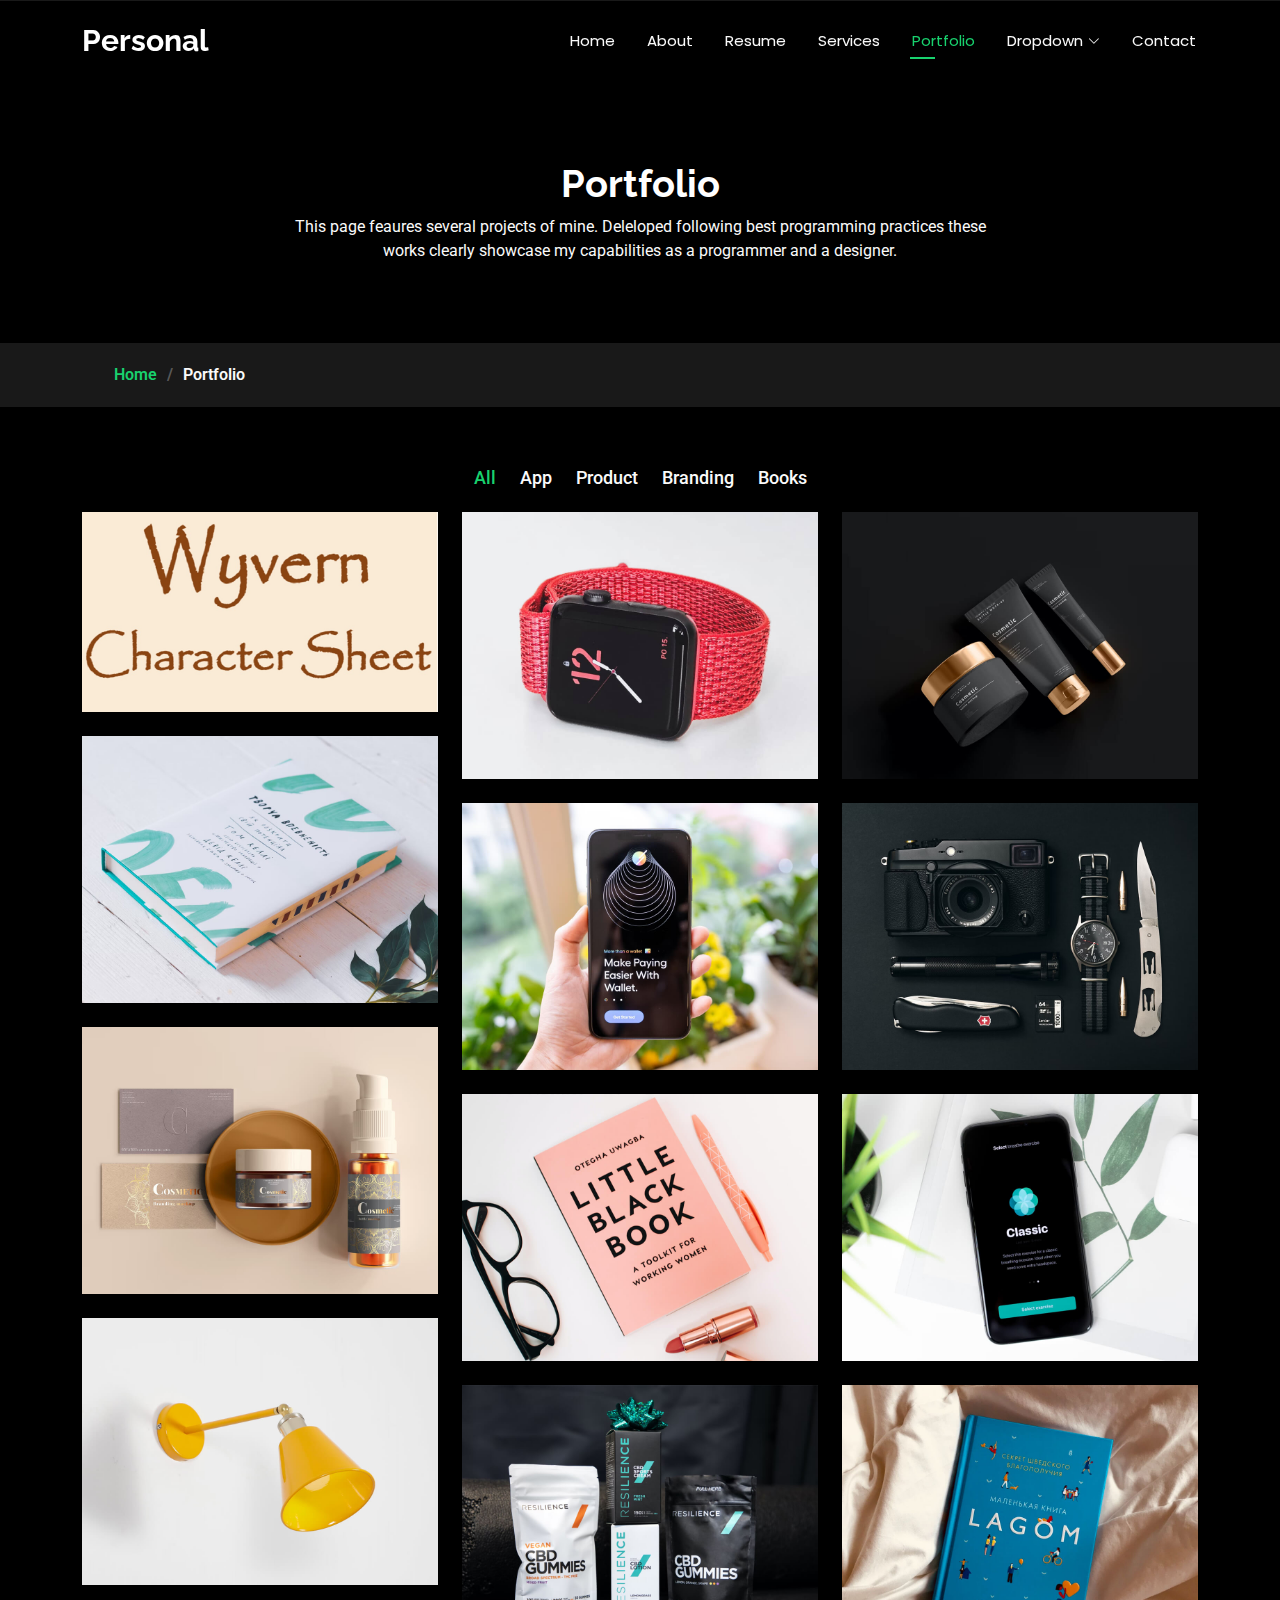
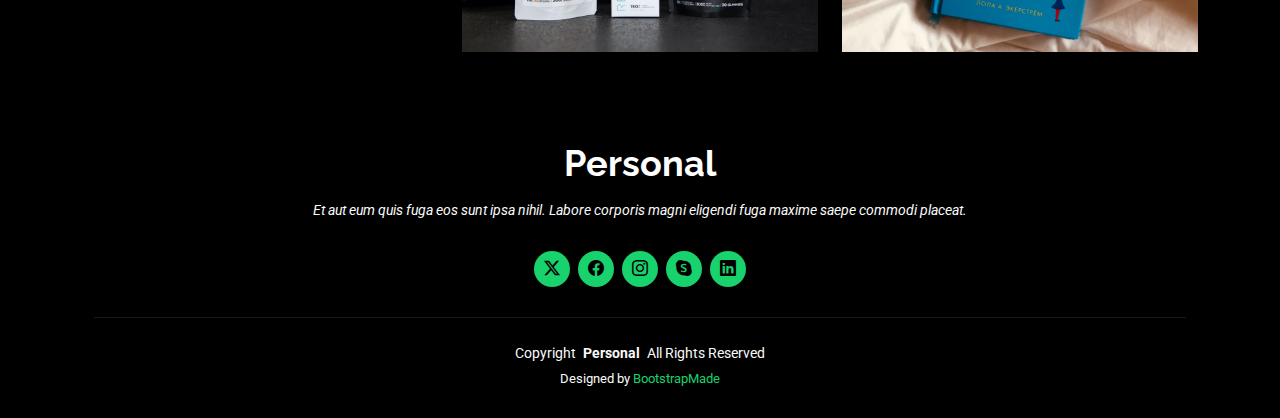
<file: Personal/portfolio.html>
<!DOCTYPE html>
<html lang="en">

<head>
  <meta charset="utf-8">
  <meta content="width=device-width, initial-scale=1.0" name="viewport">
  <title>Portfolio - Personal Bootstrap Template</title>
  <meta name="description" content="">
  <meta name="keywords" content="">

  <!-- Favicons -->
  <link href="assets/img/favicon.png" rel="icon">
  <link href="assets/img/apple-touch-icon.png" rel="apple-touch-icon">

  <!-- Fonts -->
  <link href="https://fonts.googleapis.com" rel="preconnect">
  <link href="https://fonts.gstatic.com" rel="preconnect" crossorigin>
  <link href="https://fonts.googleapis.com/css2?family=Roboto:ital,wght@0,100;0,300;0,400;0,500;0,700;0,900;1,100;1,300;1,400;1,500;1,700;1,900&family=Poppins:ital,wght@0,100;0,200;0,300;0,400;0,500;0,600;0,700;0,800;0,900;1,100;1,200;1,300;1,400;1,500;1,600;1,700;1,800;1,900&family=Raleway:ital,wght@0,100;0,200;0,300;0,400;0,500;0,600;0,700;0,800;0,900;1,100;1,200;1,300;1,400;1,500;1,600;1,700;1,800;1,900&display=swap" rel="stylesheet">

  <!-- Vendor CSS Files -->
  <link href="assets/vendor/bootstrap/css/bootstrap.min.css" rel="stylesheet">
  <link href="assets/vendor/bootstrap-icons/bootstrap-icons.css" rel="stylesheet">
  <link href="assets/vendor/aos/aos.css" rel="stylesheet">
  <link href="assets/vendor/swiper/swiper-bundle.min.css" rel="stylesheet">
  <link href="assets/vendor/glightbox/css/glightbox.min.css" rel="stylesheet">

  <!-- Main CSS File -->
  <link href="assets/css/main.css" rel="stylesheet">

  <!-- =======================================================
  * Template Name: Personal
  * Template URL: https://bootstrapmade.com/personal-free-resume-bootstrap-template/
  * Updated: Nov 04 2024 with Bootstrap v5.3.3
  * Author: BootstrapMade.com
  * License: https://bootstrapmade.com/license/
  ======================================================== -->
</head>

<body class="portfolio-page">

  <header id="header" class="header d-flex align-items-center fixed-top">
    <div class="container-fluid container-xl position-relative d-flex align-items-center justify-content-between">

      <a href="index.html" class="logo d-flex align-items-center">
        <!-- Uncomment the line below if you also wish to use an image logo -->
        <!-- <img src="assets/img/logo.png" alt=""> -->
        <h1 class="sitename">Personal</h1>
      </a>

      <nav id="navmenu" class="navmenu">
        <ul>
          <li><a href="index.html">Home</a></li>
          <li><a href="about.html">About</a></li>
          <li><a href="resume.html">Resume</a></li>
          <li><a href="services.html">Services</a></li>
          <li><a href="portfolio.html" class="active">Portfolio</a></li>
          <li class="dropdown"><a href="#"><span>Dropdown</span> <i class="bi bi-chevron-down toggle-dropdown"></i></a>
            <ul>
              <li><a href="#">Dropdown 1</a></li>
              <li class="dropdown"><a href="#"><span>Deep Dropdown</span> <i class="bi bi-chevron-down toggle-dropdown"></i></a>
                <ul>
                  <li><a href="#">Deep Dropdown 1</a></li>
                  <li><a href="#">Deep Dropdown 2</a></li>
                  <li><a href="#">Deep Dropdown 3</a></li>
                  <li><a href="#">Deep Dropdown 4</a></li>
                  <li><a href="#">Deep Dropdown 5</a></li>
                </ul>
              </li>
              <li><a href="#">Dropdown 2</a></li>
              <li><a href="#">Dropdown 3</a></li>
              <li><a href="#">Dropdown 4</a></li>
            </ul>
          </li>
          <li><a href="contact.html">Contact</a></li>
        </ul>
        <i class="mobile-nav-toggle d-xl-none bi bi-list"></i>
      </nav>

    </div>
  </header>

  <main class="main">

    <!-- Page Title -->
    <div class="page-title" data-aos="fade">
      <div class="heading">
        <div class="container">
          <div class="row d-flex justify-content-center text-center">
            <div class="col-lg-8">
              <h1>Portfolio</h1>
              <p class="mb-0">
                This page feaures several projects of mine. Deleloped following best programming practices these works clearly showcase my capabilities as a programmer and a designer.
              </div>
          </div>
        </div>
      </div>
      <nav class="breadcrumbs">
        <div class="container">
          <ol>
            <li><a href="index.html">Home</a></li>
            <li class="current">Portfolio</li>
          </ol>
        </div>
      </nav>
    </div><!-- End Page Title -->

    <!-- Portfolio Section -->
    <section id="portfolio" class="portfolio section">

      <div class="container">

        <div class="isotope-layout" data-default-filter="*" data-layout="masonry" data-sort="original-order">

          <ul class="portfolio-filters isotope-filters" data-aos="fade-up" data-aos-delay="100">
            <li data-filter="*" class="filter-active">All</li>
            <li data-filter=".filter-app">App</li>
            <li data-filter=".filter-product">Product</li>
            <li data-filter=".filter-branding">Branding</li>
            <li data-filter=".filter-books">Books</li>
          </ul><!-- End Portfolio Filters -->

          <div class="row gy-4 isotope-container" data-aos="fade-up" data-aos-delay="200">

            <div class="col-lg-4 col-md-6 portfolio-item isotope-item filter-app">
              <div class="portfolio-content h-100">
                <img src="assets/img/portfolio/app-1.jpg" class="img-fluid" alt="">
                <div class="portfolio-info">
                  <h4>App 1</h4>
                  <p>Lorem ipsum, dolor sit amet consectetur</p>
                  <a href="assets/img/portfolio/app-1.jpg" title="App 1" data-gallery="portfolio-gallery-app" class="glightbox preview-link"><i class="bi bi-zoom-in"></i></a>
                  <a href="portfolio-details.html" title="More Details" class="details-link"><i class="bi bi-link-45deg"></i></a>
                </div>
              </div>
            </div><!-- End Portfolio Item -->

            <div class="col-lg-4 col-md-6 portfolio-item isotope-item filter-product">
              <div class="portfolio-content h-100">
                <img src="assets/img/portfolio/product-1.jpg" class="img-fluid" alt="">
                <div class="portfolio-info">
                  <h4>Product 1</h4>
                  <p>Lorem ipsum, dolor sit amet consectetur</p>
                  <a href="assets/img/portfolio/product-1.jpg" title="Product 1" data-gallery="portfolio-gallery-product" class="glightbox preview-link"><i class="bi bi-zoom-in"></i></a>
                  <a href="portfolio-details.html" title="More Details" class="details-link"><i class="bi bi-link-45deg"></i></a>
                </div>
              </div>
            </div><!-- End Portfolio Item -->

            <div class="col-lg-4 col-md-6 portfolio-item isotope-item filter-branding">
              <div class="portfolio-content h-100">
                <img src="assets/img/portfolio/branding-1.jpg" class="img-fluid" alt="">
                <div class="portfolio-info">
                  <h4>Branding 1</h4>
                  <p>Lorem ipsum, dolor sit amet consectetur</p>
                  <a href="assets/img/portfolio/branding-1.jpg" title="Branding 1" data-gallery="portfolio-gallery-branding" class="glightbox preview-link"><i class="bi bi-zoom-in"></i></a>
                  <a href="portfolio-details.html" title="More Details" class="details-link"><i class="bi bi-link-45deg"></i></a>
                </div>
              </div>
            </div><!-- End Portfolio Item -->

            <div class="col-lg-4 col-md-6 portfolio-item isotope-item filter-books">
              <div class="portfolio-content h-100">
                <img src="assets/img/portfolio/books-1.jpg" class="img-fluid" alt="">
                <div class="portfolio-info">
                  <h4>Books 1</h4>
                  <p>Lorem ipsum, dolor sit amet consectetur</p>
                  <a href="assets/img/portfolio/books-1.jpg" title="Branding 1" data-gallery="portfolio-gallery-book" class="glightbox preview-link"><i class="bi bi-zoom-in"></i></a>
                  <a href="portfolio-details.html" title="More Details" class="details-link"><i class="bi bi-link-45deg"></i></a>
                </div>
              </div>
            </div><!-- End Portfolio Item -->

            <div class="col-lg-4 col-md-6 portfolio-item isotope-item filter-app">
              <div class="portfolio-content h-100">
                <img src="assets/img/portfolio/app-2.jpg" class="img-fluid" alt="">
                <div class="portfolio-info">
                  <h4>App 2</h4>
                  <p>Lorem ipsum, dolor sit amet consectetur</p>
                  <a href="assets/img/portfolio/app-2.jpg" title="App 2" data-gallery="portfolio-gallery-app" class="glightbox preview-link"><i class="bi bi-zoom-in"></i></a>
                  <a href="portfolio-details.html" title="More Details" class="details-link"><i class="bi bi-link-45deg"></i></a>
                </div>
              </div>
            </div><!-- End Portfolio Item -->

            <div class="col-lg-4 col-md-6 portfolio-item isotope-item filter-product">
              <div class="portfolio-content h-100">
                <img src="assets/img/portfolio/product-2.jpg" class="img-fluid" alt="">
                <div class="portfolio-info">
                  <h4>Product 2</h4>
                  <p>Lorem ipsum, dolor sit amet consectetur</p>
                  <a href="assets/img/portfolio/product-2.jpg" title="Product 2" data-gallery="portfolio-gallery-product" class="glightbox preview-link"><i class="bi bi-zoom-in"></i></a>
                  <a href="portfolio-details.html" title="More Details" class="details-link"><i class="bi bi-link-45deg"></i></a>
                </div>
              </div>
            </div><!-- End Portfolio Item -->

            <div class="col-lg-4 col-md-6 portfolio-item isotope-item filter-branding">
              <div class="portfolio-content h-100">
                <img src="assets/img/portfolio/branding-2.jpg" class="img-fluid" alt="">
                <div class="portfolio-info">
                  <h4>Branding 2</h4>
                  <p>Lorem ipsum, dolor sit amet consectetur</p>
                  <a href="assets/img/portfolio/branding-2.jpg" title="Branding 2" data-gallery="portfolio-gallery-branding" class="glightbox preview-link"><i class="bi bi-zoom-in"></i></a>
                  <a href="portfolio-details.html" title="More Details" class="details-link"><i class="bi bi-link-45deg"></i></a>
                </div>
              </div>
            </div><!-- End Portfolio Item -->

            <div class="col-lg-4 col-md-6 portfolio-item isotope-item filter-books">
              <div class="portfolio-content h-100">
                <img src="assets/img/portfolio/books-2.jpg" class="img-fluid" alt="">
                <div class="portfolio-info">
                  <h4>Books 2</h4>
                  <p>Lorem ipsum, dolor sit amet consectetur</p>
                  <a href="assets/img/portfolio/books-2.jpg" title="Branding 2" data-gallery="portfolio-gallery-book" class="glightbox preview-link"><i class="bi bi-zoom-in"></i></a>
                  <a href="portfolio-details.html" title="More Details" class="details-link"><i class="bi bi-link-45deg"></i></a>
                </div>
              </div>
            </div><!-- End Portfolio Item -->

            <div class="col-lg-4 col-md-6 portfolio-item isotope-item filter-app">
              <div class="portfolio-content h-100">
                <img src="assets/img/portfolio/app-3.jpg" class="img-fluid" alt="">
                <div class="portfolio-info">
                  <h4>App 3</h4>
                  <p>Lorem ipsum, dolor sit amet consectetur</p>
                  <a href="assets/img/portfolio/app-3.jpg" title="App 3" data-gallery="portfolio-gallery-app" class="glightbox preview-link"><i class="bi bi-zoom-in"></i></a>
                  <a href="portfolio-details.html" title="More Details" class="details-link"><i class="bi bi-link-45deg"></i></a>
                </div>
              </div>
            </div><!-- End Portfolio Item -->

            <div class="col-lg-4 col-md-6 portfolio-item isotope-item filter-product">
              <div class="portfolio-content h-100">
                <img src="assets/img/portfolio/product-3.jpg" class="img-fluid" alt="">
                <div class="portfolio-info">
                  <h4>Product 3</h4>
                  <p>Lorem ipsum, dolor sit amet consectetur</p>
                  <a href="assets/img/portfolio/product-3.jpg" title="Product 3" data-gallery="portfolio-gallery-product" class="glightbox preview-link"><i class="bi bi-zoom-in"></i></a>
                  <a href="portfolio-details.html" title="More Details" class="details-link"><i class="bi bi-link-45deg"></i></a>
                </div>
              </div>
            </div><!-- End Portfolio Item -->

            <div class="col-lg-4 col-md-6 portfolio-item isotope-item filter-branding">
              <div class="portfolio-content h-100">
                <img src="assets/img/portfolio/branding-3.jpg" class="img-fluid" alt="">
                <div class="portfolio-info">
                  <h4>Branding 3</h4>
                  <p>Lorem ipsum, dolor sit amet consectetur</p>
                  <a href="assets/img/portfolio/branding-3.jpg" title="Branding 2" data-gallery="portfolio-gallery-branding" class="glightbox preview-link"><i class="bi bi-zoom-in"></i></a>
                  <a href="portfolio-details.html" title="More Details" class="details-link"><i class="bi bi-link-45deg"></i></a>
                </div>
              </div>
            </div><!-- End Portfolio Item -->

            <div class="col-lg-4 col-md-6 portfolio-item isotope-item filter-books">
              <div class="portfolio-content h-100">
                <img src="assets/img/portfolio/books-3.jpg" class="img-fluid" alt="">
                <div class="portfolio-info">
                  <h4>Books 3</h4>
                  <p>Lorem ipsum, dolor sit amet consectetur</p>
                  <a href="assets/img/portfolio/books-3.jpg" title="Branding 3" data-gallery="portfolio-gallery-book" class="glightbox preview-link"><i class="bi bi-zoom-in"></i></a>
                  <a href="portfolio-details.html" title="More Details" class="details-link"><i class="bi bi-link-45deg"></i></a>
                </div>
              </div>
            </div><!-- End Portfolio Item -->

          </div><!-- End Portfolio Container -->

        </div>

      </div>

    </section><!-- /Portfolio Section -->

  </main>

  <footer id="footer" class="footer dark-background">
    <div class="container">
      <h3 class="sitename">Personal</h3>
      <p>Et aut eum quis fuga eos sunt ipsa nihil. Labore corporis magni eligendi fuga maxime saepe commodi placeat.</p>
      <div class="social-links d-flex justify-content-center">
        <a href=""><i class="bi bi-twitter-x"></i></a>
        <a href=""><i class="bi bi-facebook"></i></a>
        <a href=""><i class="bi bi-instagram"></i></a>
        <a href=""><i class="bi bi-skype"></i></a>
        <a href=""><i class="bi bi-linkedin"></i></a>
      </div>
      <div class="container">
        <div class="copyright">
          <span>Copyright</span> <strong class="px-1 sitename">Personal</strong> <span>All Rights Reserved</span>
        </div>
        <div class="credits">
          <!-- All the links in the footer should remain intact. -->
          <!-- You can delete the links only if you've purchased the pro version. -->
          <!-- Licensing information: https://bootstrapmade.com/license/ -->
          <!-- Purchase the pro version with working PHP/AJAX contact form: [buy-url] -->
          Designed by <a href="https://bootstrapmade.com/">BootstrapMade</a>
        </div>
      </div>
    </div>
  </footer>

  <!-- Scroll Top -->
  <a href="#" id="scroll-top" class="scroll-top d-flex align-items-center justify-content-center"><i class="bi bi-arrow-up-short"></i></a>

  <!-- Preloader -->
  <div id="preloader"></div>

  <!-- Vendor JS Files -->
  <script src="assets/vendor/bootstrap/js/bootstrap.bundle.min.js"></script>
  <script src="assets/vendor/php-email-form/validate.js"></script>
  <script src="assets/vendor/aos/aos.js"></script>
  <script src="assets/vendor/typed.js/typed.umd.js"></script>
  <script src="assets/vendor/purecounter/purecounter_vanilla.js"></script>
  <script src="assets/vendor/waypoints/noframework.waypoints.js"></script>
  <script src="assets/vendor/swiper/swiper-bundle.min.js"></script>
  <script src="assets/vendor/glightbox/js/glightbox.min.js"></script>
  <script src="assets/vendor/imagesloaded/imagesloaded.pkgd.min.js"></script>
  <script src="assets/vendor/isotope-layout/isotope.pkgd.min.js"></script>

  <!-- Main JS File -->
  <script src="assets/js/main.js"></script>

</body>

</html>
</file>
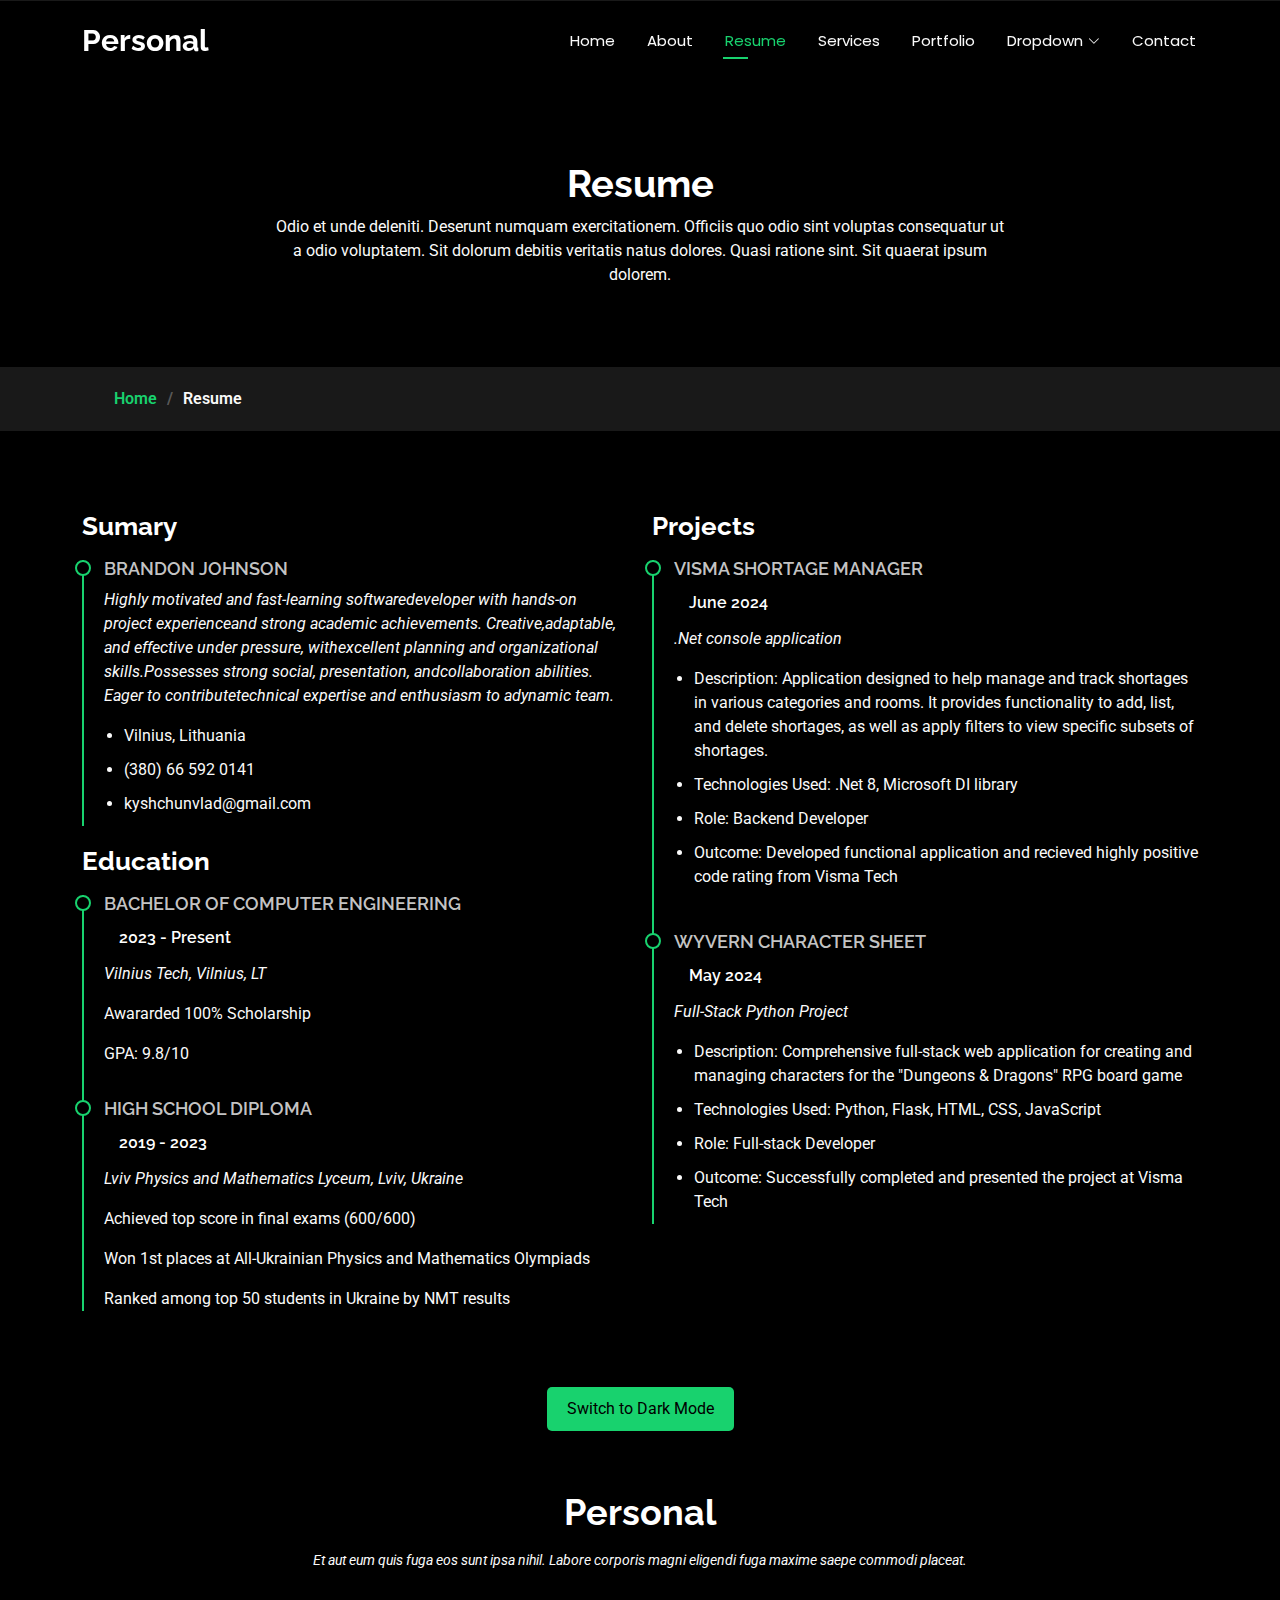
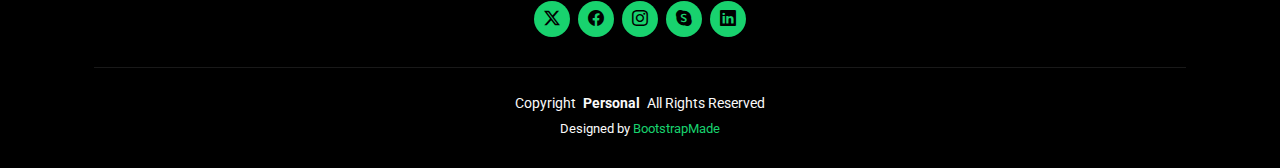
<file: Personal/resume.html>
<!DOCTYPE html>
<html lang="en">

<head>
  <meta charset="utf-8">
  <meta content="width=device-width, initial-scale=1.0" name="viewport">
  <title>Resume - Personal Bootstrap Template</title>
  <meta name="description" content="">
  <meta name="keywords" content="">

  <!-- Favicons -->
  <link href="assets/img/favicon.png" rel="icon">
  <link href="assets/img/apple-touch-icon.png" rel="apple-touch-icon">

  <!-- Fonts -->
  <link href="https://fonts.googleapis.com" rel="preconnect">
  <link href="https://fonts.gstatic.com" rel="preconnect" crossorigin>
  <link href="https://fonts.googleapis.com/css2?family=Roboto:ital,wght@0,100;0,300;0,400;0,500;0,700;0,900;1,100;1,300;1,400;1,500;1,700;1,900&family=Poppins:ital,wght@0,100;0,200;0,300;0,400;0,500;0,600;0,700;0,800;0,900;1,100;1,200;1,300;1,400;1,500;1,600;1,700;1,800;1,900&family=Raleway:ital,wght@0,100;0,200;0,300;0,400;0,500;0,600;0,700;0,800;0,900;1,100;1,200;1,300;1,400;1,500;1,600;1,700;1,800;1,900&display=swap" rel="stylesheet">

  <!-- Vendor CSS Files -->
  <link href="assets/vendor/bootstrap/css/bootstrap.min.css" rel="stylesheet">
  <link href="assets/vendor/bootstrap-icons/bootstrap-icons.css" rel="stylesheet">
  <link href="assets/vendor/aos/aos.css" rel="stylesheet">
  <link href="assets/vendor/swiper/swiper-bundle.min.css" rel="stylesheet">
  <link href="assets/vendor/glightbox/css/glightbox.min.css" rel="stylesheet">

  <!-- Main CSS File -->
  <link href="assets/css/main.css" rel="stylesheet">

  <!-- =======================================================
  * Template Name: Personal
  * Template URL: https://bootstrapmade.com/personal-free-resume-bootstrap-template/
  * Updated: Nov 04 2024 with Bootstrap v5.3.3
  * Author: BootstrapMade.com
  * License: https://bootstrapmade.com/license/
  ======================================================== -->
</head>

<body class="resume-page">

  <header id="header" class="header d-flex align-items-center fixed-top">
    <div class="container-fluid container-xl position-relative d-flex align-items-center justify-content-between">

      <a href="index.html" class="logo d-flex align-items-center">
        <!-- Uncomment the line below if you also wish to use an image logo -->
        <!-- <img src="assets/img/logo.png" alt=""> -->
        <h1 class="sitename">Personal</h1>
      </a>

      <nav id="navmenu" class="navmenu">
        <ul>
          <li><a href="index.html">Home</a></li>
          <li><a href="about.html">About</a></li>
          <li><a href="resume.html" class="active">Resume</a></li>
          <li><a href="services.html">Services</a></li>
          <li><a href="portfolio.html">Portfolio</a></li>
          <li class="dropdown"><a href="#"><span>Dropdown</span> <i class="bi bi-chevron-down toggle-dropdown"></i></a>
            <ul>
              <li><a href="#">Dropdown 1</a></li>
              <li class="dropdown"><a href="#"><span>Deep Dropdown</span> <i class="bi bi-chevron-down toggle-dropdown"></i></a>
                <ul>
                  <li><a href="#">Deep Dropdown 1</a></li>
                  <li><a href="#">Deep Dropdown 2</a></li>
                  <li><a href="#">Deep Dropdown 3</a></li>
                  <li><a href="#">Deep Dropdown 4</a></li>
                  <li><a href="#">Deep Dropdown 5</a></li>
                </ul>
              </li>
              <li><a href="#">Dropdown 2</a></li>
              <li><a href="#">Dropdown 3</a></li>
              <li><a href="#">Dropdown 4</a></li>
            </ul>
          </li>
          <li><a href="contact.html">Contact</a></li>
        </ul>
        <i class="mobile-nav-toggle d-xl-none bi bi-list"></i>
      </nav>

    </div>
  </header>

  <main class="main">

    <!-- Page Title -->
    <div class="page-title" data-aos="fade">
      <div class="heading">
        <div class="container">
          <div class="row d-flex justify-content-center text-center">
            <div class="col-lg-8">
              <h1>Resume</h1>
              <p class="mb-0">Odio et unde deleniti. Deserunt numquam exercitationem. Officiis quo odio sint voluptas consequatur ut a odio voluptatem. Sit dolorum debitis veritatis natus dolores. Quasi ratione sint. Sit quaerat ipsum dolorem.</p>
            </div>
          </div>
        </div>
      </div>
      <nav class="breadcrumbs">
        <div class="container">
          <ol>
            <li><a href="index.html">Home</a></li>
            <li class="current">Resume</li>
          </ol>
        </div>
      </nav>
    </div><!-- End Page Title -->

    <!-- Resume Section -->
    <section id="resume" class="resume section">

      <div class="container">

        <div class="row">

          <div class="col-lg-6" data-aos="fade-up" data-aos-delay="100">
            <h3 class="resume-title">Sumary</h3>

            <div class="resume-item pb-0">
              <h4>Brandon Johnson</h4>
              <p><em>Highly motivated and fast-learning softwaredeveloper with hands-on project experienceand strong academic achievements. Creative,adaptable, and effective under pressure, withexcellent planning and organizational skills.Possesses strong social, presentation, andcollaboration abilities. Eager to contributetechnical expertise and enthusiasm to adynamic team.</em></p>
              <ul>
                <li> Vilnius, Lithuania</li>
                <li>(380) 66 592 0141</li>
                <li>kyshchunvlad@gmail.com</li>
              </ul>
              
            </div><!-- Edn Resume Item -->

            <h3 class="resume-title">Education</h3>
            <div class="resume-item">
              <h4>Bachelor of Computer Engineering</h4>
              <h5>2023 - Present</h5>
              <p><em>Vilnius Tech, Vilnius, LT</em></p>
              <p>Awararded 100% Scholarship</p>
              <p>GPA: 9.8/10</p>
            </div><!-- Edn Resume Item -->

            <div class="resume-item">
              <h4>High School Diploma</h4>
              <h5>2019 - 2023</h5>
              <p><em>Lviv Physics and Mathematics Lyceum, Lviv, Ukraine</em></p>
              <p>Achieved top score in final exams (600/600)</p>
              <p>Won 1st places at All-Ukrainian Physics and Mathematics Olympiads</p>
              <p>Ranked among top 50 students in Ukraine by NMT results</p>
            </div><!-- Edn Resume Item -->

          </div>

          <div class="col-lg-6" data-aos="fade-up" data-aos-delay="200">
            <h3 class="resume-title">Projects</h3>
            <div class="resume-item">
              <h4>Visma Shortage Manager</h4>
              <h5>June 2024</h5>
              <p><em> .Net console application </em></p>
              <ul>
                <li>Description: Application designed to help manage and track shortages in various categories and rooms. It provides functionality to add, list, and delete shortages, as well as apply filters to view specific subsets of shortages.</li>
                <li>Technologies Used: .Net 8, Microsoft DI library</li>
                <li>Role: Backend Developer</li>
                <li>Outcome: Developed functional application and recieved highly positive code rating from Visma Tech</li>
              </ul>
            </div><!-- Edn Resume Item -->

            <div class="resume-item">
              <h4>Wyvern Character Sheet</h4>
              <h5>May 2024</h5>
              <p><em>Full-Stack Python Project</em></p>
              <ul>
                <li>Description: Comprehensive full-stack web application for creating and managing characters for the "Dungeons & Dragons" RPG board game</li>
                <li>Technologies Used: Python, Flask, HTML, CSS, JavaScript</li>
                <li>Role: Full-stack Developer</li>
                <li>Outcome: Successfully completed and presented the project at Visma Tech</li>
              </ul>
            </div><!-- Edn Resume Item -->

          </div>

        </div>

      </div>

    </section><!-- /Resume Section -->

  </main>

  <!--- Theme toggle button --->
  <div class="theme-button-container">
    <button id="theme-toggle" class="toggle-button">Switch to Dark Mode</button>
  </div>

  <footer id="footer" class="footer dark-background">
    <div class="container">
      <h3 class="sitename">Personal</h3>
      <p>Et aut eum quis fuga eos sunt ipsa nihil. Labore corporis magni eligendi fuga maxime saepe commodi placeat.</p>
      <div class="social-links d-flex justify-content-center">
        <a href=""><i class="bi bi-twitter-x"></i></a>
        <a href=""><i class="bi bi-facebook"></i></a>
        <a href=""><i class="bi bi-instagram"></i></a>
        <a href=""><i class="bi bi-skype"></i></a>
        <a href=""><i class="bi bi-linkedin"></i></a>
      </div>
      <div class="container">
        <div class="copyright">
          <span>Copyright</span> <strong class="px-1 sitename">Personal</strong> <span>All Rights Reserved</span>
        </div>
        <div class="credits">
          <!-- All the links in the footer should remain intact. -->
          <!-- You can delete the links only if you've purchased the pro version. -->
          <!-- Licensing information: https://bootstrapmade.com/license/ -->
          <!-- Purchase the pro version with working PHP/AJAX contact form: [buy-url] -->
          Designed by <a href="https://bootstrapmade.com/">BootstrapMade</a>
        </div>
      </div>
    </div>
  </footer>

  <!-- Scroll Top -->
  <a href="#" id="scroll-top" class="scroll-top d-flex align-items-center justify-content-center"><i class="bi bi-arrow-up-short"></i></a>

  <!-- Preloader -->
  <div id="preloader"></div>

  <!-- Vendor JS Files -->
  <script src="assets/vendor/bootstrap/js/bootstrap.bundle.min.js"></script>
  <script src="assets/vendor/php-email-form/validate.js"></script>
  <script src="assets/vendor/aos/aos.js"></script>
  <script src="assets/vendor/typed.js/typed.umd.js"></script>
  <script src="assets/vendor/purecounter/purecounter_vanilla.js"></script>
  <script src="assets/vendor/waypoints/noframework.waypoints.js"></script>
  <script src="assets/vendor/swiper/swiper-bundle.min.js"></script>
  <script src="assets/vendor/glightbox/js/glightbox.min.js"></script>
  <script src="assets/vendor/imagesloaded/imagesloaded.pkgd.min.js"></script>
  <script src="assets/vendor/isotope-layout/isotope.pkgd.min.js"></script>

  <!-- Main JS File -->
  <script src="assets/js/main.js"></script>
  <script src="assets/js/theme_button.js"></script>

</body>

</html>
</file>
<file: Personal/assets/css/main.css>
/**
* Template Name: Personal
* Template URL: https://bootstrapmade.com/personal-free-resume-bootstrap-template/
* Updated: Nov 04 2024 with Bootstrap v5.3.3
* Author: BootstrapMade.com
* License: https://bootstrapmade.com/license/
*/

/*--------------------------------------------------------------
# Font & Color Variables
# Help: https://bootstrapmade.com/color-system/
--------------------------------------------------------------*/
/* Fonts */
:root {
  --default-font: "Roboto",  system-ui, -apple-system, "Segoe UI", Roboto, "Helvetica Neue", Arial, "Noto Sans", "Liberation Sans", sans-serif, "Apple Color Emoji", "Segoe UI Emoji", "Segoe UI Symbol", "Noto Color Emoji";
  --heading-font: "Raleway",  sans-serif;
  --nav-font: "Poppins",  sans-serif;
}

/* Global Colors - The following color variables are used throughout the website. Updating them here will change the color scheme of the entire website */
:root { 
  --background-color: #000000; /* Background color for the entire website, including individual sections */
  --default-color: #fafafa; /* Default color used for the majority of the text content across the entire website */
  --heading-color: #ffffff; /* Color for headings, subheadings and title throughout the website */
  --accent-color: #18d26e; /* Accent color that represents your brand on the website. It's used for buttons, links, and other elements that need to stand out */
  --surface-color: #1a1a1a; /* The surface color is used as a background of boxed elements within sections, such as cards, icon boxes, or other elements that require a visual separation from the global background. */
  --contrast-color: #000000; /* Contrast color for text, ensuring readability against backgrounds of accent, heading, or default colors. */
}

/* Nav Menu Colors - The following color variables are used specifically for the navigation menu. They are separate from the global colors to allow for more customization options */
:root {
  --nav-color: #fafafa;  /* The default color of the main navmenu links */
  --nav-hover-color: #18d26e; /* Applied to main navmenu links when they are hovered over or active */
  --nav-mobile-background-color: #1a1a1a; /* Used as the background color for mobile navigation menu */
  --nav-dropdown-background-color: #1a1a1a; /* Used as the background color for dropdown items that appear when hovering over primary navigation items */
  --nav-dropdown-color: #fafafa; /* Used for navigation links of the dropdown items in the navigation menu. */
  --nav-dropdown-hover-color: #18d26e; /* Similar to --nav-hover-color, this color is applied to dropdown navigation links when they are hovered over. */
}

/* Color Presets - These classes override global colors when applied to any section or element, providing reuse of the sam color scheme. */

.light-background {
  --background-color: #ffffff;; /* Background color for the entire website, including individual sections */
  --default-color: #1a1a1a; /* Default color used for the majority of the text content across the entire website */
  --heading-color: #000000; /* Color for headings, subheadings and title throughout the website */
  --accent-color: #18d26e; /* Accent color that represents your brand on the website. It's used for buttons, links, and other elements that need to stand out */
  --surface-color: #fafafa; /* The surface color is used as a background of boxed elements within sections, such as cards, icon boxes, or other elements that require a visual separation from the global background. */
  --contrast-color: #ffffff;
}

.dark-background {
  --background-color: #000000; /* Background color for the entire website, including individual sections */
  --default-color: #fafafa; /* Default color used for the majority of the text content across the entire website */
  --heading-color: #ffffff; /* Color for headings, subheadings and title throughout the website */
  --accent-color: #18d26e; /* Accent color that represents your brand on the website. It's used for buttons, links, and other elements that need to stand out */
  --surface-color: #1a1a1a; /* The surface color is used as a background of boxed elements within sections, such as cards, icon boxes, or other elements that require a visual separation from the global background. */
  --contrast-color: #000000;
}

/* Smooth scroll */
:root {
  scroll-behavior: smooth;
}

/*--------------------------------------------------------------
# General Styling & Shared Classes
--------------------------------------------------------------*/
body {
  color: var(--default-color);
  background-color: var(--background-color);
  font-family: var(--default-font);
}

a {
  color: var(--accent-color);
  text-decoration: none;
  transition: 0.3s;
}

a:hover {
  color: color-mix(in srgb, var(--accent-color), transparent 25%);
  text-decoration: none;
}

h1,
h2,
h3,
h4,
h5,
h6 {
  color: var(--heading-color);
  font-family: var(--heading-font);
}

/* PHP Email Form Messages
------------------------------*/
.php-email-form .error-message {
  display: none;
  background: #df1529;
  color: #ffffff;
  text-align: left;
  padding: 15px;
  margin-bottom: 24px;
  font-weight: 600;
}

.php-email-form .sent-message {
  display: none;
  color: #ffffff;
  background: #059652;
  text-align: center;
  padding: 15px;
  margin-bottom: 24px;
  font-weight: 600;
}

.php-email-form .loading {
  display: none;
  background: var(--surface-color);
  text-align: center;
  padding: 15px;
  margin-bottom: 24px;
}

.php-email-form .loading:before {
  content: "";
  display: inline-block;
  border-radius: 50%;
  width: 24px;
  height: 24px;
  margin: 0 10px -6px 0;
  border: 3px solid var(--accent-color);
  border-top-color: var(--surface-color);
  animation: php-email-form-loading 1s linear infinite;
}

@keyframes php-email-form-loading {
  0% {
    transform: rotate(0deg);
  }

  100% {
    transform: rotate(360deg);
  }
}

/*--------------------------------------------------------------
# Global Header
--------------------------------------------------------------*/
.header {
  --background-color: rgba(0, 0, 0, 0);
  color: var(--default-color);
  background-color: var(--background-color);
  padding: 15px 0;
  transition: all 0.5s;
  z-index: 997;
}

.header .logo {
  line-height: 1;
}

.header .logo img {
  max-height: 32px;
  margin-right: 8px;
}

.header .logo h1 {
  font-size: 30px;
  margin: 0;
  font-weight: 700;
  color: var(--heading-color);
}

.scrolled .header {
  box-shadow: 0px 0 18px rgba(0, 0, 0, 0.1);
}

/* Global Header on Scroll
------------------------------*/
.scrolled .header {
  --background-color: rgba(0, 0, 0, 0.8);
}

/*--------------------------------------------------------------
# Navigation Menu
--------------------------------------------------------------*/
/* Desktop Navigation */
@media (min-width: 1200px) {
  .navmenu {
    padding: 0;
  }

  .navmenu ul {
    margin: 0;
    padding: 0;
    display: flex;
    list-style: none;
    align-items: center;
  }

  .navmenu li {
    position: relative;
  }

  .navmenu>ul>li {
    white-space: nowrap;
    padding: 15px 14px;
  }

  .navmenu>ul>li:last-child {
    padding-right: 0;
  }

  .navmenu a,
  .navmenu a:focus {
    color: var(--nav-color);
    font-size: 15px;
    padding: 0 2px;
    font-family: var(--nav-font);
    font-weight: 400;
    display: flex;
    align-items: center;
    justify-content: space-between;
    white-space: nowrap;
    transition: 0.3s;
    position: relative;
  }

  .navmenu a i,
  .navmenu a:focus i {
    font-size: 12px;
    line-height: 0;
    margin-left: 5px;
    transition: 0.3s;
  }

  .navmenu>ul>li>a:before {
    content: "";
    position: absolute;
    height: 2px;
    bottom: -6px;
    left: 0;
    background-color: var(--nav-hover-color);
    visibility: hidden;
    width: 0px;
    transition: all 0.3s ease-in-out 0s;
  }

  .navmenu a:hover:before,
  .navmenu li:hover>a:before,
  .navmenu .active:before {
    visibility: visible;
    width: 25px;
  }

  .navmenu li:hover>a,
  .navmenu .active,
  .navmenu .active:focus {
    color: var(--nav-hover-color);
  }

  .navmenu .dropdown ul {
    margin: 0;
    padding: 10px 0;
    background: var(--nav-dropdown-background-color);
    display: block;
    position: absolute;
    visibility: hidden;
    left: 14px;
    top: 130%;
    opacity: 0;
    transition: 0.3s;
    border-radius: 4px;
    z-index: 99;
    box-shadow: 0px 0px 30px rgba(0, 0, 0, 0.1);
  }

  .navmenu .dropdown ul li {
    min-width: 200px;
  }

  .navmenu .dropdown ul a {
    padding: 10px 20px;
    font-size: 15px;
    text-transform: none;
    color: var(--nav-dropdown-color);
  }

  .navmenu .dropdown ul a i {
    font-size: 12px;
  }

  .navmenu .dropdown ul a:hover,
  .navmenu .dropdown ul .active:hover,
  .navmenu .dropdown ul li:hover>a {
    color: var(--nav-dropdown-hover-color);
  }

  .navmenu .dropdown:hover>ul {
    opacity: 1;
    top: 100%;
    visibility: visible;
  }

  .navmenu .dropdown .dropdown ul {
    top: 0;
    left: -90%;
    visibility: hidden;
  }

  .navmenu .dropdown .dropdown:hover>ul {
    opacity: 1;
    top: 0;
    left: -100%;
    visibility: visible;
  }
}

/* Mobile Navigation */
@media (max-width: 1199px) {
  .mobile-nav-toggle {
    color: var(--nav-color);
    font-size: 28px;
    line-height: 0;
    margin-right: 10px;
    cursor: pointer;
    transition: color 0.3s;
  }

  .navmenu {
    padding: 0;
    z-index: 9997;
  }

  .navmenu ul {
    display: none;
    list-style: none;
    position: absolute;
    inset: 60px 20px 20px 20px;
    padding: 10px 0;
    margin: 0;
    border-radius: 6px;
    background-color: var(--nav-mobile-background-color);
    border: 1px solid color-mix(in srgb, var(--default-color), transparent 90%);
    box-shadow: none;
    overflow-y: auto;
    transition: 0.3s;
    z-index: 9998;
  }

  .navmenu a,
  .navmenu a:focus {
    color: var(--nav-dropdown-color);
    padding: 10px 20px;
    font-family: var(--nav-font);
    font-size: 17px;
    font-weight: 500;
    display: flex;
    align-items: center;
    justify-content: space-between;
    white-space: nowrap;
    transition: 0.3s;
  }

  .navmenu a i,
  .navmenu a:focus i {
    font-size: 12px;
    line-height: 0;
    margin-left: 5px;
    width: 30px;
    height: 30px;
    display: flex;
    align-items: center;
    justify-content: center;
    border-radius: 50%;
    transition: 0.3s;
    background-color: color-mix(in srgb, var(--accent-color), transparent 90%);
  }

  .navmenu a i:hover,
  .navmenu a:focus i:hover {
    background-color: var(--accent-color);
    color: var(--contrast-color);
  }

  .navmenu a:hover,
  .navmenu .active,
  .navmenu .active:focus {
    color: var(--nav-dropdown-hover-color);
  }

  .navmenu .active i,
  .navmenu .active:focus i {
    background-color: var(--accent-color);
    color: var(--contrast-color);
    transform: rotate(180deg);
  }

  .navmenu .dropdown ul {
    position: static;
    display: none;
    z-index: 99;
    padding: 10px 0;
    margin: 10px 20px;
    background-color: var(--nav-dropdown-background-color);
    transition: all 0.5s ease-in-out;
  }

  .navmenu .dropdown ul ul {
    background-color: rgba(33, 37, 41, 0.1);
  }

  .navmenu .dropdown>.dropdown-active {
    display: block;
    background-color: rgba(33, 37, 41, 0.03);
  }

  .mobile-nav-active {
    overflow: hidden;
  }

  .mobile-nav-active .mobile-nav-toggle {
    color: #fff;
    position: absolute;
    font-size: 32px;
    top: 15px;
    right: 15px;
    margin-right: 0;
    z-index: 9999;
  }

  .mobile-nav-active .navmenu {
    position: fixed;
    overflow: hidden;
    inset: 0;
    background: rgba(33, 37, 41, 0.8);
    transition: 0.3s;
  }

  .mobile-nav-active .navmenu>ul {
    display: block;
  }
}

/*--------------------------------------------------------------
# Global Footer
--------------------------------------------------------------*/
.footer {
  color: var(--default-color);
  background-color: var(--background-color);
  font-size: 14px;
  text-align: center;
  padding: 30px 0;
  position: relative;
}

.footer h3 {
  font-size: 36px;
  font-weight: 700;
  position: relative;
  padding: 0;
  margin: 0 0 15px 0;
}

.footer p {
  font-size: 15;
  font-style: italic;
  padding: 0;
  margin: 0 0 30px 0;
}

.footer .social-links {
  margin: 0 0 30px 0;
}

.footer .social-links a {
  font-size: 16px;
  display: flex;
  align-items: center;
  justify-content: center;
  background: var(--accent-color);
  color: var(--contrast-color);
  line-height: 1;
  margin: 0 4px;
  border-radius: 50%;
  text-align: center;
  width: 36px;
  height: 36px;
  transition: 0.3s;
}

.footer .social-links a:hover {
  background: color-mix(in srgb, var(--accent-color), transparent 20%);
  text-decoration: none;
}

.footer .copyright {
  padding-top: 25px;
  border-top: 1px solid color-mix(in srgb, var(--default-color), transparent 90%);
}

.footer .credits {
  font-size: 13px;
  padding-top: 5px;
}

/*--------------------------------------------------------------
# Preloader
--------------------------------------------------------------*/
#preloader {
  position: fixed;
  inset: 0;
  z-index: 999999;
  overflow: hidden;
  background: var(--background-color);
  transition: all 0.6s ease-out;
}

#preloader:before {
  content: "";
  position: fixed;
  top: calc(50% - 30px);
  left: calc(50% - 30px);
  border: 6px solid #ffffff;
  border-color: var(--accent-color) transparent var(--accent-color) transparent;
  border-radius: 50%;
  width: 60px;
  height: 60px;
  animation: animate-preloader 1.5s linear infinite;
}

@keyframes animate-preloader {
  0% {
    transform: rotate(0deg);
  }

  100% {
    transform: rotate(360deg);
  }
}

/*--------------------------------------------------------------
# Scroll Top Button
--------------------------------------------------------------*/
.scroll-top {
  position: fixed;
  visibility: hidden;
  opacity: 0;
  right: 15px;
  bottom: -15px;
  z-index: 99999;
  background-color: var(--accent-color);
  width: 44px;
  height: 44px;
  border-radius: 50px;
  transition: all 0.4s;
}

.scroll-top i {
  font-size: 24px;
  color: var(--contrast-color);
  line-height: 0;
}

.scroll-top:hover {
  background-color: color-mix(in srgb, var(--accent-color), transparent 20%);
  color: var(--contrast-color);
}

.scroll-top.active {
  visibility: visible;
  opacity: 1;
  bottom: 15px;
}

/*--------------------------------------------------------------
# Disable aos animation delay on mobile devices
--------------------------------------------------------------*/
@media screen and (max-width: 768px) {
  [data-aos-delay] {
    transition-delay: 0 !important;
  }
}

/*--------------------------------------------------------------
# Global Page Titles & Breadcrumbs
--------------------------------------------------------------*/
.page-title {
  color: var(--default-color);
  background-color: var(--background-color);
  position: relative;
}

.page-title .heading {
  padding: 160px 0 80px 0;
  border-top: 1px solid color-mix(in srgb, var(--default-color), transparent 90%);
}

.page-title .heading h1 {
  font-size: 38px;
  font-weight: 700;
}

.page-title nav {
  background-color: color-mix(in srgb, var(--default-color), transparent 90%);
  padding: 20px 0;
}

.page-title nav ol {
  display: flex;
  flex-wrap: wrap;
  list-style: none;
  margin: 0;
  font-size: 16px;
  font-weight: 600;
}

.page-title nav ol li+li {
  padding-left: 10px;
}

.page-title nav ol li+li::before {
  content: "/";
  display: inline-block;
  padding-right: 10px;
  color: color-mix(in srgb, var(--default-color), transparent 70%);
}

/*--------------------------------------------------------------
# Global Sections
--------------------------------------------------------------*/
section,
.section {
  color: var(--default-color);
  background-color: var(--background-color);
  padding: 60px 0;
  scroll-margin-top: 100px;
  overflow: clip;
}

@media (max-width: 1199px) {

  section,
  .section {
    scroll-margin-top: 66px;
  }
}

/*--------------------------------------------------------------
# Global Section Titles
--------------------------------------------------------------*/
.section-title {
  padding-bottom: 60px;
  position: relative;
}

.section-title h2 {
  font-size: 14px;
  font-weight: 500;
  padding: 0;
  line-height: 1px;
  margin: 0;
  letter-spacing: 1.5px;
  text-transform: uppercase;
  color: color-mix(in srgb, var(--default-color), transparent 50%);
  position: relative;
}

.section-title h2::after {
  content: "";
  width: 120px;
  height: 1px;
  display: inline-block;
  background: var(--accent-color);
  margin: 4px 10px;
}

.section-title div {
  color: var(--heading-color);
  margin: 0;
  margin: 0;
  font-size: 28px;
  font-weight: 700;
  text-transform: uppercase;
  font-family: var(--heading-font);
}

/*--------------------------------------------------------------
# Hero Section
--------------------------------------------------------------*/
.hero {
  width: 100%;
  min-height: 100vh;
  position: relative;
  padding: 80px 0;
  display: flex;
  align-items: center;
  justify-content: center;
}

.hero img {
  position: absolute;
  inset: 0;
  display: block;
  width: 100%;
  height: 100%;
  object-fit: cover;
  z-index: 1;
}

.hero .container {
  position: relative;
  z-index: 3;
}

.hero h2 {
  margin: 0;
  font-size: 64px;
  font-weight: 700;
}

.hero p {
  margin: 5px 0 0 0;
  font-size: 26px;
}

.hero p span {
  letter-spacing: 1px;
  border-bottom: 2px solid var(--accent-color);
}

.hero .social-links {
  margin-top: 25px;
}

.hero .social-links a {
  background-color: color-mix(in srgb, var(--default-color), transparent 90%);
  color: var(--default-color);
  font-size: 14px;
  width: 40px;
  height: 40px;
  border-radius: 50px;
  display: inline-flex;
  align-items: center;
  justify-content: center;
  margin-right: 20px;
  transition: 0.3s;
}

.hero .social-links a:hover {
  background-color: var(--accent-color);
}

@media (max-width: 768px) {
  .hero h2 {
    font-size: 32px;
  }

  .hero p {
    font-size: 20px;
  }
}

/*--------------------------------------------------------------
# About Section
--------------------------------------------------------------*/
.about .content h2 {
  font-weight: 700;
  font-size: 24px;
}

.about .content ul {
  list-style: none;
  padding: 0;
}

.about .content ul li {
  margin-bottom: 20px;
  display: flex;
  align-items: center;
}

.about .content ul strong {
  margin-right: 10px;
}

.about .content ul i {
  font-size: 16px;
  margin-right: 5px;
  color: var(--accent-color);
  line-height: 0;
}

/*--------------------------------------------------------------
# Stats Section
--------------------------------------------------------------*/
.stats i {
  background-color: var(--surface-color);
  color: var(--accent-color);
  box-shadow: 0px 2px 25px rgba(0, 0, 0, 0.1);
  width: 54px;
  height: 54px;
  font-size: 24px;
  border-radius: 50px;
  border: 2px solid var(--background-color);
  display: inline-flex;
  align-items: center;
  justify-content: center;
  position: relative;
  z-index: 1;
}

.stats .stats-item {
  background-color: var(--surface-color);
  margin-top: -27px;
  padding: 30px 30px 25px 30px;
  width: 100%;
  position: relative;
  text-align: center;
  box-shadow: 0px 2px 35px rgba(0, 0, 0, 0.1);
  border-radius: 4px;
  z-index: 0;
}

.stats .stats-item span {
  font-size: 36px;
  display: block;
  font-weight: 700;
  color: color-mix(in srgb, var(--default-color), transparent 20%);
}

.stats .stats-item p {
  padding: 0;
  margin: 0;
  font-family: var(--heading-font);
  font-size: 16px;
}

/*--------------------------------------------------------------
# Skills Section
--------------------------------------------------------------*/
.skills .progress {
  height: 60px;
  display: block;
  background: none;
  border-radius: 0;
}

.skills .progress .skill {
  color: var(--heading-color);
  padding: 0;
  margin: 0 0 6px 0;
  text-transform: uppercase;
  display: block;
  font-weight: 600;
  font-family: var(--heading-font);
}

.skills .progress .skill .val {
  float: right;
  font-style: normal;
}

.skills .progress-bar-wrap {
  background: color-mix(in srgb, var(--default-color), transparent 90%);
  height: 10px;
}

.skills .progress-bar {
  width: 1px;
  height: 10px;
  transition: 0.9s;
  background-color: var(--accent-color);
}

/*--------------------------------------------------------------
# Interests Section
--------------------------------------------------------------*/
.interests .features-item {
  background-color: var(--surface-color);
  display: flex;
  align-items: center;
  padding: 20px;
  transition: 0.3s;
  border: 1px solid color-mix(in srgb, var(--default-color), transparent 90%);
  position: relative;
}

.interests .features-item i {
  font-size: 32px;
  padding-right: 10px;
  line-height: 0;
}

.interests .features-item h3 {
  font-weight: 700;
  margin: 0;
  padding: 0;
  line-height: 1;
  font-size: 16px;
}

.interests .features-item h3 a {
  color: var(--heading-color);
  transition: 0.3s;
}

.interests .features-item:hover {
  border-color: var(--accent-color);
}

.interests .features-item:hover h3 a {
  color: var(--accent-color);
}

/*--------------------------------------------------------------
# Testimonials Section
--------------------------------------------------------------*/
.testimonials .testimonials-carousel,
.testimonials .testimonials-slider {
  overflow: hidden;
}

.testimonials .testimonial-item {
  box-sizing: content-box;
  min-height: 320px;
}

.testimonials .testimonial-item .testimonial-img {
  width: 90px;
  border-radius: 50%;
  margin: -40px 0 0 40px;
  position: relative;
  z-index: 2;
  border: 6px solid var(--background-color);
}

.testimonials .testimonial-item h3 {
  font-size: 18px;
  font-weight: bold;
  margin: 10px 0 5px 45px;
}

.testimonials .testimonial-item h4 {
  font-size: 14px;
  color: color-mix(in srgb, var(--default-color), transparent 20%);
  margin: 0 0 0 45px;
}

.testimonials .testimonial-item .quote-icon-left,
.testimonials .testimonial-item .quote-icon-right {
  color: color-mix(in srgb, var(--accent-color), transparent 50%);
  font-size: 26px;
  line-height: 0;
}

.testimonials .testimonial-item .quote-icon-left {
  display: inline-block;
  left: -5px;
  position: relative;
}

.testimonials .testimonial-item .quote-icon-right {
  display: inline-block;
  right: -5px;
  position: relative;
  top: 10px;
  transform: scale(-1, -1);
}

.testimonials .testimonial-item p {
  font-style: italic;
  margin: 0 15px 0 15px;
  padding: 20px 20px 60px 20px;
  background: var(--surface-color);
  border-radius: 6px;
  position: relative;
  z-index: 1;
}

.testimonials .swiper-wrapper {
  height: auto;
}

.testimonials .swiper-pagination {
  margin-top: 20px;
  position: relative;
}

.testimonials .swiper-pagination .swiper-pagination-bullet {
  width: 12px;
  height: 12px;
  background-color: var(--background-color);
  opacity: 1;
  border: 1px solid var(--accent-color);
}

.testimonials .swiper-pagination .swiper-pagination-bullet-active {
  background-color: var(--accent-color);
}

/*--------------------------------------------------------------
# Resume Section
--------------------------------------------------------------*/
.resume .resume-title {
  color: var(--heading-color);
  font-size: 26px;
  font-weight: 700;
  margin-top: 20px;
  margin-bottom: 20px;
}

.resume .resume-item {
  padding: 0 0 20px 20px;
  margin-top: -2px;
  border-left: 2px solid var(--accent-color);
  position: relative;
}

.resume .resume-item h4 {
  line-height: 18px;
  font-size: 18px;
  font-weight: 600;
  text-transform: uppercase;
  color: color-mix(in srgb, var(--default-color), transparent 20%);
  margin-bottom: 10px;
}

.resume .resume-item h5 {
  font-size: 16px;
  padding: 5px 15px;
  display: inline-block;
  font-weight: 600;
  margin-bottom: 10px;
}

.resume .resume-item ul {
  padding-left: 20px;
}

.resume .resume-item ul li {
  padding-bottom: 10px;
}

.resume .resume-item:last-child {
  padding-bottom: 0;
}

.resume .resume-item::before {
  content: "";
  position: absolute;
  width: 16px;
  height: 16px;
  border-radius: 50px;
  left: -9px;
  top: 0;
  background: var(--background-color);
  border: 2px solid var(--accent-color);
}

/*--------------------------------------------------------------
# Services Section
--------------------------------------------------------------*/
.services .service-item {
  background-color: var(--surface-color);
  text-align: center;
  padding: 80px 20px;
  transition: all ease-in-out 0.3s;
  height: 100%;
}

.services .service-item .icon {
  margin: 0 auto;
  width: 64px;
  height: 64px;
  background: var(--accent-color);
  border-radius: 4px;
  display: flex;
  align-items: center;
  justify-content: center;
  margin-bottom: 20px;
  transition: 0.3s;
  transform-style: preserve-3d;
}

.services .service-item .icon i {
  color: var(--contrast-color);
  font-size: 28px;
  transition: ease-in-out 0.3s;
}

.services .service-item .icon::before {
  position: absolute;
  content: "";
  left: -8px;
  top: -8px;
  height: 100%;
  width: 100%;
  background: color-mix(in srgb, var(--accent-color), transparent 80%);
  border-radius: 5px;
  transition: all 0.3s ease-out 0s;
  transform: translateZ(-1px);
}

.services .service-item h3 {
  font-weight: 700;
  margin: 10px 0 15px 0;
  font-size: 22px;
}

.services .service-item p {
  line-height: 24px;
  font-size: 14px;
  margin-bottom: 0;
}

.services .service-item:hover {
  background: var(--accent-color);
  border-color: var(--accent-color);
}

.services .service-item:hover .icon {
  background: var(--surface-color);
}

.services .service-item:hover .icon i {
  color: var(--accent-color);
}

.services .service-item:hover .icon::before {
  background: color-mix(in srgb, var(--background-color), transparent 70%);
}

.services .service-item:hover h3,
.services .service-item:hover p {
  color: var(--contrast-color);
}

/*--------------------------------------------------------------
# Service Details Section
--------------------------------------------------------------*/
.service-details .services-list {
  background-color: var(--surface-color);
  padding: 10px 30px;
  border: 1px solid color-mix(in srgb, var(--default-color), transparent 90%);
  margin-bottom: 20px;
}

.service-details .services-list a {
  display: block;
  line-height: 1;
  padding: 8px 0 8px 15px;
  border-left: 3px solid color-mix(in srgb, var(--default-color), transparent 70%);
  margin: 20px 0;
  color: color-mix(in srgb, var(--default-color), transparent 20%);
  transition: 0.3s;
}

.service-details .services-list a.active {
  color: var(--heading-color);
  font-weight: 700;
  border-color: var(--accent-color);
}

.service-details .services-list a:hover {
  border-color: var(--accent-color);
}

.service-details .services-img {
  margin-bottom: 20px;
}

.service-details h3 {
  font-size: 26px;
  font-weight: 700;
}

.service-details h4 {
  font-size: 20px;
  font-weight: 700;
}

.service-details p {
  font-size: 15px;
}

.service-details ul {
  list-style: none;
  padding: 0;
  font-size: 15px;
}

.service-details ul li {
  padding: 5px 0;
  display: flex;
  align-items: center;
}

.service-details ul i {
  font-size: 20px;
  margin-right: 8px;
  color: var(--accent-color);
}

/*--------------------------------------------------------------
# Portfolio Section
--------------------------------------------------------------*/
.portfolio .portfolio-filters {
  padding: 0;
  margin: 0 auto 20px auto;
  list-style: none;
  text-align: center;
}

.portfolio .portfolio-filters li {
  cursor: pointer;
  display: inline-block;
  padding: 0;
  font-size: 18px;
  font-weight: 500;
  margin: 0 10px;
  line-height: 1;
  margin-bottom: 5px;
  transition: all 0.3s ease-in-out;
}

.portfolio .portfolio-filters li:hover,
.portfolio .portfolio-filters li.filter-active {
  color: var(--accent-color);
}

.portfolio .portfolio-filters li:first-child {
  margin-left: 0;
}

.portfolio .portfolio-filters li:last-child {
  margin-right: 0;
}

@media (max-width: 575px) {
  .portfolio .portfolio-filters li {
    font-size: 14px;
    margin: 0 5px;
  }
}

.portfolio .portfolio-content {
  position: relative;
  overflow: hidden;
}

.portfolio .portfolio-content img {
  transition: 0.3s;
}

.portfolio .portfolio-content .portfolio-info {
  opacity: 0;
  position: absolute;
  inset: 0;
  z-index: 3;
  transition: all ease-in-out 0.3s;
  background: rgba(0, 0, 0, 0.6);
  padding: 15px;
}

.portfolio .portfolio-content .portfolio-info h4 {
  font-size: 14px;
  padding: 5px 10px;
  font-weight: 400;
  color: #ffffff;
  display: inline-block;
  background-color: var(--accent-color);
}

.portfolio .portfolio-content .portfolio-info p {
  position: absolute;
  bottom: 10px;
  text-align: center;
  display: inline-block;
  left: 0;
  right: 0;
  font-size: 16px;
  font-weight: 600;
  color: rgba(255, 255, 255, 0.8);
}

.portfolio .portfolio-content .portfolio-info .preview-link,
.portfolio .portfolio-content .portfolio-info .details-link {
  position: absolute;
  left: calc(50% - 40px);
  font-size: 26px;
  top: calc(50% - 14px);
  color: #fff;
  transition: 0.3s;
  line-height: 1.2;
}

.portfolio .portfolio-content .portfolio-info .preview-link:hover,
.portfolio .portfolio-content .portfolio-info .details-link:hover {
  color: var(--accent-color);
}

.portfolio .portfolio-content .portfolio-info .details-link {
  left: 50%;
  font-size: 34px;
  line-height: 0;
}

.portfolio .portfolio-content:hover .portfolio-info {
  opacity: 1;
}

.portfolio .portfolio-content:hover img {
  transform: scale(1.1);
}

/*--------------------------------------------------------------
# Portfolio Details Section
--------------------------------------------------------------*/
.portfolio-details .portfolio-details-slider img {
  width: 100%;
}

.portfolio-details .portfolio-details-slider .swiper-pagination {
  margin-top: 20px;
  position: relative;
}

.portfolio-details .portfolio-details-slider .swiper-pagination .swiper-pagination-bullet {
  width: 12px;
  height: 12px;
  background-color: color-mix(in srgb, var(--default-color), transparent 85%);
  opacity: 1;
}

.portfolio-details .portfolio-details-slider .swiper-pagination .swiper-pagination-bullet-active {
  background-color: var(--accent-color);
}

.portfolio-details .portfolio-info {
  background-color: var(--surface-color);
  padding: 30px;
  box-shadow: 0px 0 30px rgba(0, 0, 0, 0.1);
}

.portfolio-details .portfolio-info h3 {
  font-size: 22px;
  font-weight: 700;
  margin-bottom: 20px;
  padding-bottom: 20px;
  border-bottom: 1px solid color-mix(in srgb, var(--default-color), transparent 85%);
}

.portfolio-details .portfolio-info ul {
  list-style: none;
  padding: 0;
  font-size: 15px;
}

.portfolio-details .portfolio-info ul li+li {
  margin-top: 10px;
}

.portfolio-details .portfolio-description {
  padding-top: 30px;
}

.portfolio-details .portfolio-description h2 {
  font-size: 26px;
  font-weight: 700;
  margin-bottom: 20px;
}

.portfolio-details .portfolio-description p {
  padding: 0;
  color: color-mix(in srgb, var(--default-color), transparent 30%);
}

/*--------------------------------------------------------------
# Starter Section Section
--------------------------------------------------------------*/
.starter-section {
  /* Add your styles here */
}

/*--------------------------------------------------------------
# Contact Section
--------------------------------------------------------------*/
.contact .info-item {
  box-shadow: 0px 0px 20px rgba(0, 0, 0, 0.1);
  padding: 20px 30px;
}

.contact .info-item .icon {
  color: var(--contrast-color);
  background-color: var(--accent-color);
  width: 56px;
  height: 56px;
  font-size: 24px;
  display: flex;
  justify-content: center;
  align-items: center;
  transition: all 0.3s ease-in-out;
  border-radius: 50%;
  margin-right: 15px;
}

.contact .info-item h3 {
  font-size: 18px;
  font-weight: 700;
  margin: 0 0 2px 0;
}

.contact .info-item p {
  padding: 0;
  margin-bottom: 0;
  font-size: 14px;
}

.contact .info-item .social-links a {
  font-size: 24px;
  display: inline-block;
  line-height: 1;
  margin: 4px 6px 0 0;
  transition: 0.3s;
  color: color-mix(in srgb, var(--default-color), transparent 50%);
}

.contact .info-item .social-links a:hover {
  color: var(--accent-color);
}

.contact .php-email-form {
  box-shadow: 0px 0px 20px rgba(0, 0, 0, 0.1);
  padding: 30px;
  margin-top: 30px;
}

@media (max-width: 575px) {
  .contact .php-email-form {
    padding: 20px;
  }
}

.contact .php-email-form input[type=text],
.contact .php-email-form input[type=email],
.contact .php-email-form textarea {
  color: var(--default-color);
  background-color: color-mix(in srgb, var(--background-color), transparent 50%);
  border-color: color-mix(in srgb, var(--default-color), transparent 80%);
  font-size: 14px;
  padding: 10px 15px;
  box-shadow: none;
  border-radius: 0;
}

.contact .php-email-form input[type=text]:focus,
.contact .php-email-form input[type=email]:focus,
.contact .php-email-form textarea:focus {
  border-color: var(--accent-color);
}

.contact .php-email-form input[type=text]::placeholder,
.contact .php-email-form input[type=email]::placeholder,
.contact .php-email-form textarea::placeholder {
  color: color-mix(in srgb, var(--default-color), transparent 70%);
}

.contact .php-email-form button[type=submit] {
  color: var(--contrast-color);
  background: var(--accent-color);
  border: 0;
  padding: 10px 30px;
  transition: 0.4s;
  border-radius: 50px;
}

.contact .php-email-form button[type=submit]:hover {
  background: color-mix(in srgb, var(--accent-color), transparent 20%);
}

.theme-button-container {
  display: flex;
  justify-content: center;
  align-items: center;
}

.theme-button-container .toggle-button {
  padding: 10px 20px;
  font-size: 16px;
  color: var(--contrast-color);
  background-color: var(--accent-color);
  border: none;
  border-radius: 5px;
  cursor: pointer;
  transition: background-color 0.3s ease, color 0.3s ease;
  margin-bottom: 30px;
}

.theme-button-container .toggle-button:hover {
  background-color: #13a455; /* Slightly darker shade of the accent color */
}
</file>
<file: assets/css/main.css>
/**
* Template Name: Personal
* Template URL: https://bootstrapmade.com/personal-free-resume-bootstrap-template/
* Updated: Nov 04 2024 with Bootstrap v5.3.3
* Author: BootstrapMade.com
* License: https://bootstrapmade.com/license/
*/

/*--------------------------------------------------------------
# Font & Color Variables
# Help: https://bootstrapmade.com/color-system/
--------------------------------------------------------------*/
/* Fonts */
:root {
  --default-font: "Roboto",  system-ui, -apple-system, "Segoe UI", Roboto, "Helvetica Neue", Arial, "Noto Sans", "Liberation Sans", sans-serif, "Apple Color Emoji", "Segoe UI Emoji", "Segoe UI Symbol", "Noto Color Emoji";
  --heading-font: "Raleway",  sans-serif;
  --nav-font: "Poppins",  sans-serif;
}

/* Global Colors - The following color variables are used throughout the website. Updating them here will change the color scheme of the entire website */
:root { 
  --background-color: #000000; /* Background color for the entire website, including individual sections */
  --default-color: #fafafa; /* Default color used for the majority of the text content across the entire website */
  --heading-color: #ffffff; /* Color for headings, subheadings and title throughout the website */
  --accent-color: #18d26e; /* Accent color that represents your brand on the website. It's used for buttons, links, and other elements that need to stand out */
  --surface-color: #1a1a1a; /* The surface color is used as a background of boxed elements within sections, such as cards, icon boxes, or other elements that require a visual separation from the global background. */
  --contrast-color: #000000; /* Contrast color for text, ensuring readability against backgrounds of accent, heading, or default colors. */
}

/* Nav Menu Colors - The following color variables are used specifically for the navigation menu. They are separate from the global colors to allow for more customization options */
:root {
  --nav-color: #fafafa;  /* The default color of the main navmenu links */
  --nav-hover-color: #18d26e; /* Applied to main navmenu links when they are hovered over or active */
  --nav-mobile-background-color: #1a1a1a; /* Used as the background color for mobile navigation menu */
  --nav-dropdown-background-color: #1a1a1a; /* Used as the background color for dropdown items that appear when hovering over primary navigation items */
  --nav-dropdown-color: #fafafa; /* Used for navigation links of the dropdown items in the navigation menu. */
  --nav-dropdown-hover-color: #18d26e; /* Similar to --nav-hover-color, this color is applied to dropdown navigation links when they are hovered over. */
}

/* Color Presets - These classes override global colors when applied to any section or element, providing reuse of the sam color scheme. */

.light-background {
  --background-color: #ffffff;; /* Background color for the entire website, including individual sections */
  --default-color: #1a1a1a; /* Default color used for the majority of the text content across the entire website */
  --heading-color: #000000; /* Color for headings, subheadings and title throughout the website */
  --accent-color: #18d26e; /* Accent color that represents your brand on the website. It's used for buttons, links, and other elements that need to stand out */
  --surface-color: #fafafa; /* The surface color is used as a background of boxed elements within sections, such as cards, icon boxes, or other elements that require a visual separation from the global background. */
  --contrast-color: #ffffff;
}

.dark-background {
  --background-color: #000000; /* Background color for the entire website, including individual sections */
  --default-color: #fafafa; /* Default color used for the majority of the text content across the entire website */
  --heading-color: #ffffff; /* Color for headings, subheadings and title throughout the website */
  --accent-color: #18d26e; /* Accent color that represents your brand on the website. It's used for buttons, links, and other elements that need to stand out */
  --surface-color: #1a1a1a; /* The surface color is used as a background of boxed elements within sections, such as cards, icon boxes, or other elements that require a visual separation from the global background. */
  --contrast-color: #000000;
}

/* Smooth scroll */
:root {
  scroll-behavior: smooth;
}

/*--------------------------------------------------------------
# General Styling & Shared Classes
--------------------------------------------------------------*/
body {
  color: var(--default-color);
  background-color: var(--background-color);
  font-family: var(--default-font);
}

a {
  color: var(--accent-color);
  text-decoration: none;
  transition: 0.3s;
}

a:hover {
  color: color-mix(in srgb, var(--accent-color), transparent 25%);
  text-decoration: none;
}

h1,
h2,
h3,
h4,
h5,
h6 {
  color: var(--heading-color);
  font-family: var(--heading-font);
}

/* PHP Email Form Messages
------------------------------*/
.php-email-form .error-message {
  display: none;
  background: #df1529;
  color: #ffffff;
  text-align: left;
  padding: 15px;
  margin-bottom: 24px;
  font-weight: 600;
}

.php-email-form .sent-message {
  display: none;
  color: #ffffff;
  background: #059652;
  text-align: center;
  padding: 15px;
  margin-bottom: 24px;
  font-weight: 600;
}

.php-email-form .loading {
  display: none;
  background: var(--surface-color);
  text-align: center;
  padding: 15px;
  margin-bottom: 24px;
}

.php-email-form .loading:before {
  content: "";
  display: inline-block;
  border-radius: 50%;
  width: 24px;
  height: 24px;
  margin: 0 10px -6px 0;
  border: 3px solid var(--accent-color);
  border-top-color: var(--surface-color);
  animation: php-email-form-loading 1s linear infinite;
}

@keyframes php-email-form-loading {
  0% {
    transform: rotate(0deg);
  }

  100% {
    transform: rotate(360deg);
  }
}

/*--------------------------------------------------------------
# Global Header
--------------------------------------------------------------*/
.header {
  --background-color: rgba(0, 0, 0, 0);
  color: var(--default-color);
  background-color: var(--background-color);
  padding: 15px 0;
  transition: all 0.5s;
  z-index: 997;
}

.header .logo {
  line-height: 1;
}

.header .logo img {
  max-height: 32px;
  margin-right: 8px;
}

.header .logo h1 {
  font-size: 30px;
  margin: 0;
  font-weight: 700;
  color: var(--heading-color);
}

.scrolled .header {
  box-shadow: 0px 0 18px rgba(0, 0, 0, 0.1);
}

/* Global Header on Scroll
------------------------------*/
.scrolled .header {
  --background-color: rgba(0, 0, 0, 0.8);
}

/*--------------------------------------------------------------
# Navigation Menu
--------------------------------------------------------------*/
/* Desktop Navigation */
@media (min-width: 1200px) {
  .navmenu {
    padding: 0;
  }

  .navmenu ul {
    margin: 0;
    padding: 0;
    display: flex;
    list-style: none;
    align-items: center;
  }

  .navmenu li {
    position: relative;
  }

  .navmenu>ul>li {
    white-space: nowrap;
    padding: 15px 14px;
  }

  .navmenu>ul>li:last-child {
    padding-right: 0;
  }

  .navmenu a,
  .navmenu a:focus {
    color: var(--nav-color);
    font-size: 15px;
    padding: 0 2px;
    font-family: var(--nav-font);
    font-weight: 400;
    display: flex;
    align-items: center;
    justify-content: space-between;
    white-space: nowrap;
    transition: 0.3s;
    position: relative;
  }

  .navmenu a i,
  .navmenu a:focus i {
    font-size: 12px;
    line-height: 0;
    margin-left: 5px;
    transition: 0.3s;
  }

  .navmenu>ul>li>a:before {
    content: "";
    position: absolute;
    height: 2px;
    bottom: -6px;
    left: 0;
    background-color: var(--nav-hover-color);
    visibility: hidden;
    width: 0px;
    transition: all 0.3s ease-in-out 0s;
  }

  .navmenu a:hover:before,
  .navmenu li:hover>a:before,
  .navmenu .active:before {
    visibility: visible;
    width: 25px;
  }

  .navmenu li:hover>a,
  .navmenu .active,
  .navmenu .active:focus {
    color: var(--nav-hover-color);
  }

  .navmenu .dropdown ul {
    margin: 0;
    padding: 10px 0;
    background: var(--nav-dropdown-background-color);
    display: block;
    position: absolute;
    visibility: hidden;
    left: 14px;
    top: 130%;
    opacity: 0;
    transition: 0.3s;
    border-radius: 4px;
    z-index: 99;
    box-shadow: 0px 0px 30px rgba(0, 0, 0, 0.1);
  }

  .navmenu .dropdown ul li {
    min-width: 200px;
  }

  .navmenu .dropdown ul a {
    padding: 10px 20px;
    font-size: 15px;
    text-transform: none;
    color: var(--nav-dropdown-color);
  }

  .navmenu .dropdown ul a i {
    font-size: 12px;
  }

  .navmenu .dropdown ul a:hover,
  .navmenu .dropdown ul .active:hover,
  .navmenu .dropdown ul li:hover>a {
    color: var(--nav-dropdown-hover-color);
  }

  .navmenu .dropdown:hover>ul {
    opacity: 1;
    top: 100%;
    visibility: visible;
  }

  .navmenu .dropdown .dropdown ul {
    top: 0;
    left: -90%;
    visibility: hidden;
  }

  .navmenu .dropdown .dropdown:hover>ul {
    opacity: 1;
    top: 0;
    left: -100%;
    visibility: visible;
  }
}

/* Mobile Navigation */
@media (max-width: 1199px) {
  .mobile-nav-toggle {
    color: var(--nav-color);
    font-size: 28px;
    line-height: 0;
    margin-right: 10px;
    cursor: pointer;
    transition: color 0.3s;
  }

  .navmenu {
    padding: 0;
    z-index: 9997;
  }

  .navmenu ul {
    display: none;
    list-style: none;
    position: absolute;
    inset: 60px 20px 20px 20px;
    padding: 10px 0;
    margin: 0;
    border-radius: 6px;
    background-color: var(--nav-mobile-background-color);
    border: 1px solid color-mix(in srgb, var(--default-color), transparent 90%);
    box-shadow: none;
    overflow-y: auto;
    transition: 0.3s;
    z-index: 9998;
  }

  .navmenu a,
  .navmenu a:focus {
    color: var(--nav-dropdown-color);
    padding: 10px 20px;
    font-family: var(--nav-font);
    font-size: 17px;
    font-weight: 500;
    display: flex;
    align-items: center;
    justify-content: space-between;
    white-space: nowrap;
    transition: 0.3s;
  }

  .navmenu a i,
  .navmenu a:focus i {
    font-size: 12px;
    line-height: 0;
    margin-left: 5px;
    width: 30px;
    height: 30px;
    display: flex;
    align-items: center;
    justify-content: center;
    border-radius: 50%;
    transition: 0.3s;
    background-color: color-mix(in srgb, var(--accent-color), transparent 90%);
  }

  .navmenu a i:hover,
  .navmenu a:focus i:hover {
    background-color: var(--accent-color);
    color: var(--contrast-color);
  }

  .navmenu a:hover,
  .navmenu .active,
  .navmenu .active:focus {
    color: var(--nav-dropdown-hover-color);
  }

  .navmenu .active i,
  .navmenu .active:focus i {
    background-color: var(--accent-color);
    color: var(--contrast-color);
    transform: rotate(180deg);
  }

  .navmenu .dropdown ul {
    position: static;
    display: none;
    z-index: 99;
    padding: 10px 0;
    margin: 10px 20px;
    background-color: var(--nav-dropdown-background-color);
    transition: all 0.5s ease-in-out;
  }

  .navmenu .dropdown ul ul {
    background-color: rgba(33, 37, 41, 0.1);
  }

  .navmenu .dropdown>.dropdown-active {
    display: block;
    background-color: rgba(33, 37, 41, 0.03);
  }

  .mobile-nav-active {
    overflow: hidden;
  }

  .mobile-nav-active .mobile-nav-toggle {
    color: #fff;
    position: absolute;
    font-size: 32px;
    top: 15px;
    right: 15px;
    margin-right: 0;
    z-index: 9999;
  }

  .mobile-nav-active .navmenu {
    position: fixed;
    overflow: hidden;
    inset: 0;
    background: rgba(33, 37, 41, 0.8);
    transition: 0.3s;
  }

  .mobile-nav-active .navmenu>ul {
    display: block;
  }
}

/*--------------------------------------------------------------
# Global Footer
--------------------------------------------------------------*/
.footer {
  color: var(--default-color);
  background-color: var(--background-color);
  font-size: 14px;
  text-align: center;
  padding: 30px 0;
  position: relative;
}

.footer h3 {
  font-size: 36px;
  font-weight: 700;
  position: relative;
  padding: 0;
  margin: 0 0 15px 0;
}

.footer p {
  font-size: 15;
  font-style: italic;
  padding: 0;
  margin: 0 0 30px 0;
}

.footer .social-links {
  margin: 0 0 30px 0;
}

.footer .social-links a {
  font-size: 16px;
  display: flex;
  align-items: center;
  justify-content: center;
  background: var(--accent-color);
  color: var(--contrast-color);
  line-height: 1;
  margin: 0 4px;
  border-radius: 50%;
  text-align: center;
  width: 36px;
  height: 36px;
  transition: 0.3s;
}

.footer .social-links a:hover {
  background: color-mix(in srgb, var(--accent-color), transparent 20%);
  text-decoration: none;
}

.footer .copyright {
  padding-top: 25px;
  border-top: 1px solid color-mix(in srgb, var(--default-color), transparent 90%);
}

.footer .credits {
  font-size: 13px;
  padding-top: 5px;
}

/*--------------------------------------------------------------
# Preloader
--------------------------------------------------------------*/
#preloader {
  position: fixed;
  inset: 0;
  z-index: 999999;
  overflow: hidden;
  background: var(--background-color);
  transition: all 0.6s ease-out;
}

#preloader:before {
  content: "";
  position: fixed;
  top: calc(50% - 30px);
  left: calc(50% - 30px);
  border: 6px solid #ffffff;
  border-color: var(--accent-color) transparent var(--accent-color) transparent;
  border-radius: 50%;
  width: 60px;
  height: 60px;
  animation: animate-preloader 1.5s linear infinite;
}

@keyframes animate-preloader {
  0% {
    transform: rotate(0deg);
  }

  100% {
    transform: rotate(360deg);
  }
}

/*--------------------------------------------------------------
# Scroll Top Button
--------------------------------------------------------------*/
.scroll-top {
  position: fixed;
  visibility: hidden;
  opacity: 0;
  right: 15px;
  bottom: -15px;
  z-index: 99999;
  background-color: var(--accent-color);
  width: 44px;
  height: 44px;
  border-radius: 50px;
  transition: all 0.4s;
}

.scroll-top i {
  font-size: 24px;
  color: var(--contrast-color);
  line-height: 0;
}

.scroll-top:hover {
  background-color: color-mix(in srgb, var(--accent-color), transparent 20%);
  color: var(--contrast-color);
}

.scroll-top.active {
  visibility: visible;
  opacity: 1;
  bottom: 15px;
}

/*--------------------------------------------------------------
# Disable aos animation delay on mobile devices
--------------------------------------------------------------*/
@media screen and (max-width: 768px) {
  [data-aos-delay] {
    transition-delay: 0 !important;
  }
}

/*--------------------------------------------------------------
# Global Page Titles & Breadcrumbs
--------------------------------------------------------------*/
.page-title {
  color: var(--default-color);
  background-color: var(--background-color);
  position: relative;
}

.page-title .heading {
  padding: 160px 0 80px 0;
  border-top: 1px solid color-mix(in srgb, var(--default-color), transparent 90%);
}

.page-title .heading h1 {
  font-size: 38px;
  font-weight: 700;
}

.page-title nav {
  background-color: color-mix(in srgb, var(--default-color), transparent 90%);
  padding: 20px 0;
}

.page-title nav ol {
  display: flex;
  flex-wrap: wrap;
  list-style: none;
  margin: 0;
  font-size: 16px;
  font-weight: 600;
}

.page-title nav ol li+li {
  padding-left: 10px;
}

.page-title nav ol li+li::before {
  content: "/";
  display: inline-block;
  padding-right: 10px;
  color: color-mix(in srgb, var(--default-color), transparent 70%);
}

/*--------------------------------------------------------------
# Global Sections
--------------------------------------------------------------*/
section,
.section {
  color: var(--default-color);
  background-color: var(--background-color);
  padding: 60px 0;
  scroll-margin-top: 100px;
  overflow: clip;
}

@media (max-width: 1199px) {

  section,
  .section {
    scroll-margin-top: 66px;
  }
}

/*--------------------------------------------------------------
# Global Section Titles
--------------------------------------------------------------*/
.section-title {
  padding-bottom: 60px;
  position: relative;
}

.section-title h2 {
  font-size: 14px;
  font-weight: 500;
  padding: 0;
  line-height: 1px;
  margin: 0;
  letter-spacing: 1.5px;
  text-transform: uppercase;
  color: color-mix(in srgb, var(--default-color), transparent 50%);
  position: relative;
}

.section-title h2::after {
  content: "";
  width: 120px;
  height: 1px;
  display: inline-block;
  background: var(--accent-color);
  margin: 4px 10px;
}

.section-title div {
  color: var(--heading-color);
  margin: 0;
  margin: 0;
  font-size: 28px;
  font-weight: 700;
  text-transform: uppercase;
  font-family: var(--heading-font);
}

/*--------------------------------------------------------------
# Hero Section
--------------------------------------------------------------*/
.hero {
  width: 100%;
  min-height: 100vh;
  position: relative;
  padding: 80px 0;
  display: flex;
  align-items: center;
  justify-content: center;
}

.hero img {
  position: absolute;
  inset: 0;
  display: block;
  width: 100%;
  height: 100%;
  object-fit: cover;
  z-index: 1;
}

.hero .container {
  position: relative;
  z-index: 3;
}

.hero h2 {
  margin: 0;
  font-size: 64px;
  font-weight: 700;
}

.hero p {
  margin: 5px 0 0 0;
  font-size: 26px;
}

.hero p span {
  letter-spacing: 1px;
  border-bottom: 2px solid var(--accent-color);
}

.hero .social-links {
  margin-top: 25px;
}

.hero .social-links a {
  background-color: color-mix(in srgb, var(--default-color), transparent 90%);
  color: var(--default-color);
  font-size: 14px;
  width: 40px;
  height: 40px;
  border-radius: 50px;
  display: inline-flex;
  align-items: center;
  justify-content: center;
  margin-right: 20px;
  transition: 0.3s;
}

.hero .social-links a:hover {
  background-color: var(--accent-color);
}

@media (max-width: 768px) {
  .hero h2 {
    font-size: 32px;
  }

  .hero p {
    font-size: 20px;
  }
}

/*--------------------------------------------------------------
# About Section
--------------------------------------------------------------*/
.about .content h2 {
  font-weight: 700;
  font-size: 24px;
}

.about .content ul {
  list-style: none;
  padding: 0;
}

.about .content ul li {
  margin-bottom: 20px;
  display: flex;
  align-items: center;
}

.about .content ul strong {
  margin-right: 10px;
}

.about .content ul i {
  font-size: 16px;
  margin-right: 5px;
  color: var(--accent-color);
  line-height: 0;
}

/*--------------------------------------------------------------
# Stats Section
--------------------------------------------------------------*/
.stats i {
  background-color: var(--surface-color);
  color: var(--accent-color);
  box-shadow: 0px 2px 25px rgba(0, 0, 0, 0.1);
  width: 54px;
  height: 54px;
  font-size: 24px;
  border-radius: 50px;
  border: 2px solid var(--background-color);
  display: inline-flex;
  align-items: center;
  justify-content: center;
  position: relative;
  z-index: 1;
}

.stats .stats-item {
  background-color: var(--surface-color);
  margin-top: -27px;
  padding: 30px 30px 25px 30px;
  width: 100%;
  position: relative;
  text-align: center;
  box-shadow: 0px 2px 35px rgba(0, 0, 0, 0.1);
  border-radius: 4px;
  z-index: 0;
}

.stats .stats-item span {
  font-size: 36px;
  display: block;
  font-weight: 700;
  color: color-mix(in srgb, var(--default-color), transparent 20%);
}

.stats .stats-item p {
  padding: 0;
  margin: 0;
  font-family: var(--heading-font);
  font-size: 16px;
}

/*--------------------------------------------------------------
# Skills Section
--------------------------------------------------------------*/
.skills .progress {
  height: 60px;
  display: block;
  background: none;
  border-radius: 0;
}

.skills .progress .skill {
  color: var(--heading-color);
  padding: 0;
  margin: 0 0 6px 0;
  text-transform: uppercase;
  display: block;
  font-weight: 600;
  font-family: var(--heading-font);
}

.skills .progress .skill .val {
  float: right;
  font-style: normal;
}

.skills .progress-bar-wrap {
  background: color-mix(in srgb, var(--default-color), transparent 90%);
  height: 10px;
}

.skills .progress-bar {
  width: 1px;
  height: 10px;
  transition: 0.9s;
  background-color: var(--accent-color);
}

/*--------------------------------------------------------------
# Interests Section
--------------------------------------------------------------*/
.interests .features-item {
  background-color: var(--surface-color);
  display: flex;
  align-items: center;
  padding: 20px;
  transition: 0.3s;
  border: 1px solid color-mix(in srgb, var(--default-color), transparent 90%);
  position: relative;
}

.interests .features-item i {
  font-size: 32px;
  padding-right: 10px;
  line-height: 0;
}

.interests .features-item h3 {
  font-weight: 700;
  margin: 0;
  padding: 0;
  line-height: 1;
  font-size: 16px;
}

.interests .features-item h3 a {
  color: var(--heading-color);
  transition: 0.3s;
}

.interests .features-item:hover {
  border-color: var(--accent-color);
}

.interests .features-item:hover h3 a {
  color: var(--accent-color);
}

/*--------------------------------------------------------------
# Testimonials Section
--------------------------------------------------------------*/
.testimonials .testimonials-carousel,
.testimonials .testimonials-slider {
  overflow: hidden;
}

.testimonials .testimonial-item {
  box-sizing: content-box;
  min-height: 320px;
}

.testimonials .testimonial-item .testimonial-img {
  width: 90px;
  border-radius: 50%;
  margin: -40px 0 0 40px;
  position: relative;
  z-index: 2;
  border: 6px solid var(--background-color);
}

.testimonials .testimonial-item h3 {
  font-size: 18px;
  font-weight: bold;
  margin: 10px 0 5px 45px;
}

.testimonials .testimonial-item h4 {
  font-size: 14px;
  color: color-mix(in srgb, var(--default-color), transparent 20%);
  margin: 0 0 0 45px;
}

.testimonials .testimonial-item .quote-icon-left,
.testimonials .testimonial-item .quote-icon-right {
  color: color-mix(in srgb, var(--accent-color), transparent 50%);
  font-size: 26px;
  line-height: 0;
}

.testimonials .testimonial-item .quote-icon-left {
  display: inline-block;
  left: -5px;
  position: relative;
}

.testimonials .testimonial-item .quote-icon-right {
  display: inline-block;
  right: -5px;
  position: relative;
  top: 10px;
  transform: scale(-1, -1);
}

.testimonials .testimonial-item p {
  font-style: italic;
  margin: 0 15px 0 15px;
  padding: 20px 20px 60px 20px;
  background: var(--surface-color);
  border-radius: 6px;
  position: relative;
  z-index: 1;
}

.testimonials .swiper-wrapper {
  height: auto;
}

.testimonials .swiper-pagination {
  margin-top: 20px;
  position: relative;
}

.testimonials .swiper-pagination .swiper-pagination-bullet {
  width: 12px;
  height: 12px;
  background-color: var(--background-color);
  opacity: 1;
  border: 1px solid var(--accent-color);
}

.testimonials .swiper-pagination .swiper-pagination-bullet-active {
  background-color: var(--accent-color);
}

/*--------------------------------------------------------------
# Resume Section
--------------------------------------------------------------*/
.resume .resume-title {
  color: var(--heading-color);
  font-size: 26px;
  font-weight: 700;
  margin-top: 20px;
  margin-bottom: 20px;
}

.resume .resume-item {
  padding: 0 0 20px 20px;
  margin-top: -2px;
  border-left: 2px solid var(--accent-color);
  position: relative;
}

.resume .resume-item h4 {
  line-height: 18px;
  font-size: 18px;
  font-weight: 600;
  text-transform: uppercase;
  color: color-mix(in srgb, var(--default-color), transparent 20%);
  margin-bottom: 10px;
}

.resume .resume-item h5 {
  font-size: 16px;
  padding: 5px 15px;
  display: inline-block;
  font-weight: 600;
  margin-bottom: 10px;
}

.resume .resume-item ul {
  padding-left: 20px;
}

.resume .resume-item ul li {
  padding-bottom: 10px;
}

.resume .resume-item:last-child {
  padding-bottom: 0;
}

.resume .resume-item::before {
  content: "";
  position: absolute;
  width: 16px;
  height: 16px;
  border-radius: 50px;
  left: -9px;
  top: 0;
  background: var(--background-color);
  border: 2px solid var(--accent-color);
}

/*--------------------------------------------------------------
# Services Section
--------------------------------------------------------------*/
.services .service-item {
  background-color: var(--surface-color);
  text-align: center;
  padding: 80px 20px;
  transition: all ease-in-out 0.3s;
  height: 100%;
}

.services .service-item .icon {
  margin: 0 auto;
  width: 64px;
  height: 64px;
  background: var(--accent-color);
  border-radius: 4px;
  display: flex;
  align-items: center;
  justify-content: center;
  margin-bottom: 20px;
  transition: 0.3s;
  transform-style: preserve-3d;
}

.services .service-item .icon i {
  color: var(--contrast-color);
  font-size: 28px;
  transition: ease-in-out 0.3s;
}

.services .service-item .icon::before {
  position: absolute;
  content: "";
  left: -8px;
  top: -8px;
  height: 100%;
  width: 100%;
  background: color-mix(in srgb, var(--accent-color), transparent 80%);
  border-radius: 5px;
  transition: all 0.3s ease-out 0s;
  transform: translateZ(-1px);
}

.services .service-item h3 {
  font-weight: 700;
  margin: 10px 0 15px 0;
  font-size: 22px;
}

.services .service-item p {
  line-height: 24px;
  font-size: 14px;
  margin-bottom: 0;
}

.services .service-item:hover {
  background: var(--accent-color);
  border-color: var(--accent-color);
}

.services .service-item:hover .icon {
  background: var(--surface-color);
}

.services .service-item:hover .icon i {
  color: var(--accent-color);
}

.services .service-item:hover .icon::before {
  background: color-mix(in srgb, var(--background-color), transparent 70%);
}

.services .service-item:hover h3,
.services .service-item:hover p {
  color: var(--contrast-color);
}

/*--------------------------------------------------------------
# Service Details Section
--------------------------------------------------------------*/
.service-details .services-list {
  background-color: var(--surface-color);
  padding: 10px 30px;
  border: 1px solid color-mix(in srgb, var(--default-color), transparent 90%);
  margin-bottom: 20px;
}

.service-details .services-list a {
  display: block;
  line-height: 1;
  padding: 8px 0 8px 15px;
  border-left: 3px solid color-mix(in srgb, var(--default-color), transparent 70%);
  margin: 20px 0;
  color: color-mix(in srgb, var(--default-color), transparent 20%);
  transition: 0.3s;
}

.service-details .services-list a.active {
  color: var(--heading-color);
  font-weight: 700;
  border-color: var(--accent-color);
}

.service-details .services-list a:hover {
  border-color: var(--accent-color);
}

.service-details .services-img {
  margin-bottom: 20px;
}

.service-details h3 {
  font-size: 26px;
  font-weight: 700;
}

.service-details h4 {
  font-size: 20px;
  font-weight: 700;
}

.service-details p {
  font-size: 15px;
}

.service-details ul {
  list-style: none;
  padding: 0;
  font-size: 15px;
}

.service-details ul li {
  padding: 5px 0;
  display: flex;
  align-items: center;
}

.service-details ul i {
  font-size: 20px;
  margin-right: 8px;
  color: var(--accent-color);
}

/*--------------------------------------------------------------
# Portfolio Section
--------------------------------------------------------------*/
.portfolio .portfolio-filters {
  padding: 0;
  margin: 0 auto 20px auto;
  list-style: none;
  text-align: center;
}

.portfolio .portfolio-filters li {
  cursor: pointer;
  display: inline-block;
  padding: 0;
  font-size: 18px;
  font-weight: 500;
  margin: 0 10px;
  line-height: 1;
  margin-bottom: 5px;
  transition: all 0.3s ease-in-out;
}

.portfolio .portfolio-filters li:hover,
.portfolio .portfolio-filters li.filter-active {
  color: var(--accent-color);
}

.portfolio .portfolio-filters li:first-child {
  margin-left: 0;
}

.portfolio .portfolio-filters li:last-child {
  margin-right: 0;
}

@media (max-width: 575px) {
  .portfolio .portfolio-filters li {
    font-size: 14px;
    margin: 0 5px;
  }
}

.portfolio .portfolio-content {
  position: relative;
  overflow: hidden;
}

.portfolio .portfolio-content img {
  transition: 0.3s;
}

.portfolio .portfolio-content .portfolio-info {
  opacity: 0;
  position: absolute;
  inset: 0;
  z-index: 3;
  transition: all ease-in-out 0.3s;
  background: rgba(0, 0, 0, 0.6);
  padding: 15px;
}

.portfolio .portfolio-content .portfolio-info h4 {
  font-size: 14px;
  padding: 5px 10px;
  font-weight: 400;
  color: #ffffff;
  display: inline-block;
  background-color: var(--accent-color);
}

.portfolio .portfolio-content .portfolio-info p {
  position: absolute;
  bottom: 10px;
  text-align: center;
  display: inline-block;
  left: 0;
  right: 0;
  font-size: 16px;
  font-weight: 600;
  color: rgba(255, 255, 255, 0.8);
}

.portfolio .portfolio-content .portfolio-info .preview-link,
.portfolio .portfolio-content .portfolio-info .details-link {
  position: absolute;
  left: calc(50% - 40px);
  font-size: 26px;
  top: calc(50% - 14px);
  color: #fff;
  transition: 0.3s;
  line-height: 1.2;
}

.portfolio .portfolio-content .portfolio-info .preview-link:hover,
.portfolio .portfolio-content .portfolio-info .details-link:hover {
  color: var(--accent-color);
}

.portfolio .portfolio-content .portfolio-info .details-link {
  left: 50%;
  font-size: 34px;
  line-height: 0;
}

.portfolio .portfolio-content:hover .portfolio-info {
  opacity: 1;
}

.portfolio .portfolio-content:hover img {
  transform: scale(1.1);
}

/*--------------------------------------------------------------
# Portfolio Details Section
--------------------------------------------------------------*/
.portfolio-details .portfolio-details-slider img {
  width: 100%;
}

.portfolio-details .portfolio-details-slider .swiper-pagination {
  margin-top: 20px;
  position: relative;
}

.portfolio-details .portfolio-details-slider .swiper-pagination .swiper-pagination-bullet {
  width: 12px;
  height: 12px;
  background-color: color-mix(in srgb, var(--default-color), transparent 85%);
  opacity: 1;
}

.portfolio-details .portfolio-details-slider .swiper-pagination .swiper-pagination-bullet-active {
  background-color: var(--accent-color);
}

.portfolio-details .portfolio-info {
  background-color: var(--surface-color);
  padding: 30px;
  box-shadow: 0px 0 30px rgba(0, 0, 0, 0.1);
}

.portfolio-details .portfolio-info h3 {
  font-size: 22px;
  font-weight: 700;
  margin-bottom: 20px;
  padding-bottom: 20px;
  border-bottom: 1px solid color-mix(in srgb, var(--default-color), transparent 85%);
}

.portfolio-details .portfolio-info ul {
  list-style: none;
  padding: 0;
  font-size: 15px;
}

.portfolio-details .portfolio-info ul li+li {
  margin-top: 10px;
}

.portfolio-details .portfolio-description {
  padding-top: 30px;
}

.portfolio-details .portfolio-description h2 {
  font-size: 26px;
  font-weight: 700;
  margin-bottom: 20px;
}

.portfolio-details .portfolio-description p {
  padding: 0;
  color: color-mix(in srgb, var(--default-color), transparent 30%);
}

/*--------------------------------------------------------------
# Starter Section Section
--------------------------------------------------------------*/
.starter-section {
  /* Add your styles here */
}

/*--------------------------------------------------------------
# Contact Section
--------------------------------------------------------------*/
.contact .info-item {
  box-shadow: 0px 0px 20px rgba(0, 0, 0, 0.1);
  padding: 20px 30px;
}

.contact .info-item .icon {
  color: var(--contrast-color);
  background-color: var(--accent-color);
  width: 56px;
  height: 56px;
  font-size: 24px;
  display: flex;
  justify-content: center;
  align-items: center;
  transition: all 0.3s ease-in-out;
  border-radius: 50%;
  margin-right: 15px;
}

.contact .info-item h3 {
  font-size: 18px;
  font-weight: 700;
  margin: 0 0 2px 0;
}

.contact .info-item p {
  padding: 0;
  margin-bottom: 0;
  font-size: 14px;
}

.contact .info-item .social-links a {
  font-size: 24px;
  display: inline-block;
  line-height: 1;
  margin: 4px 6px 0 0;
  transition: 0.3s;
  color: color-mix(in srgb, var(--default-color), transparent 50%);
}

.contact .info-item .social-links a:hover {
  color: var(--accent-color);
}

.contact .php-email-form {
  box-shadow: 0px 0px 20px rgba(0, 0, 0, 0.1);
  padding: 30px;
  margin-top: 30px;
}

@media (max-width: 575px) {
  .contact .php-email-form {
    padding: 20px;
  }
}

.contact .php-email-form input[type=text],
.contact .php-email-form input[type=email],
.contact .php-email-form textarea {
  color: var(--default-color);
  background-color: color-mix(in srgb, var(--background-color), transparent 50%);
  border-color: color-mix(in srgb, var(--default-color), transparent 80%);
  font-size: 14px;
  padding: 10px 15px;
  box-shadow: none;
  border-radius: 0;
}

.contact .php-email-form input[type=text]:focus,
.contact .php-email-form input[type=email]:focus,
.contact .php-email-form textarea:focus {
  border-color: var(--accent-color);
}

.contact .php-email-form input[type=text]::placeholder,
.contact .php-email-form input[type=email]::placeholder,
.contact .php-email-form textarea::placeholder {
  color: color-mix(in srgb, var(--default-color), transparent 70%);
}

.contact .php-email-form button[type=submit] {
  color: var(--contrast-color);
  background: var(--accent-color);
  border: 0;
  padding: 10px 30px;
  transition: 0.4s;
  border-radius: 50px;
}

.contact .php-email-form button[type=submit]:hover {
  background: color-mix(in srgb, var(--accent-color), transparent 20%);
}

.theme-button-container {
  display: flex;
  justify-content: center;
  align-items: center;
}

.theme-button-container .toggle-button {
  padding: 10px 20px;
  font-size: 16px;
  color: var(--contrast-color);
  background-color: var(--accent-color);
  border: none;
  border-radius: 5px;
  cursor: pointer;
  transition: background-color 0.3s ease, color 0.3s ease;
  margin-bottom: 30px;
}

.theme-button-container .toggle-button:hover {
  background-color: #13a455; /* Slightly darker shade of the accent color */
}

.clock-container{
  font-size: 1.7rem;
}

.symbol{
  display: flex;
  align-items: center;
  justify-content: center;
  fill: rgb(255, 255, 255);
  padding-top: 10px;
}
</file>
